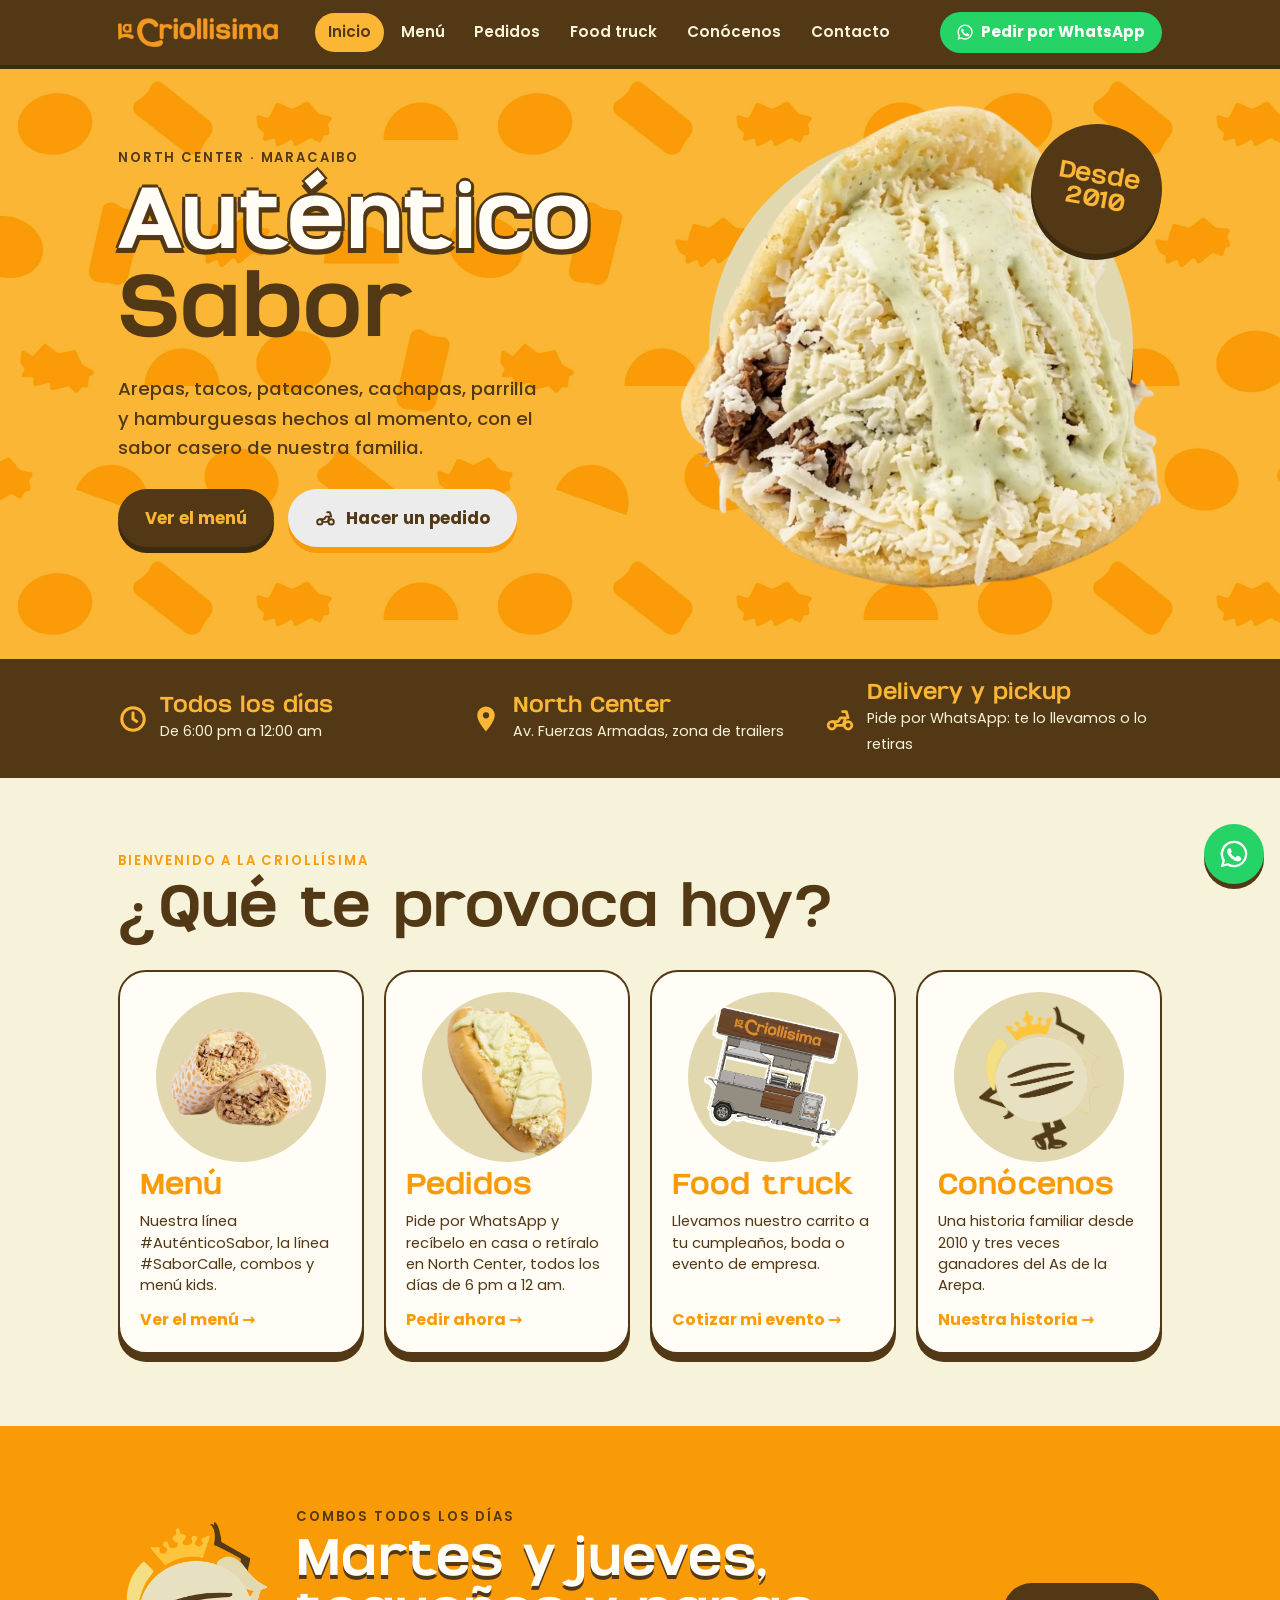
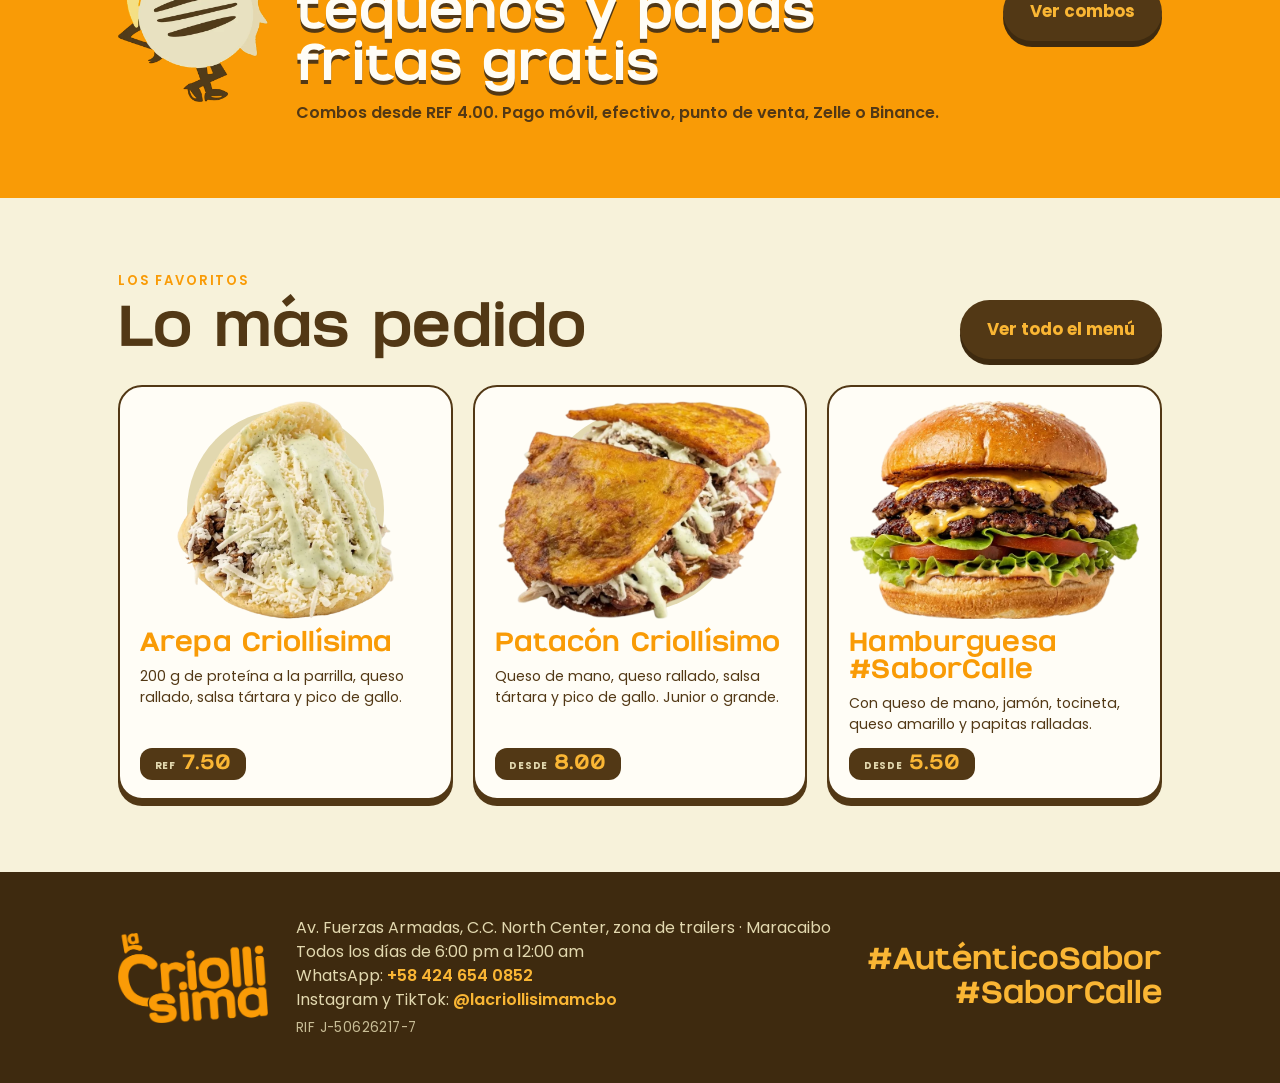
<file: index.html>
<!doctype html>
<html lang="es">
<head>
<meta charset="utf-8">
<meta name="viewport" content="width=device-width,initial-scale=1,viewport-fit=cover">
<title>La Criollísima · Auténtico Sabor · Maracaibo</title>
<meta name="description" content="Arepas, tacos, patacones, cachapas, parrilla y hamburguesas en North Center, Maracaibo. Todos los días de 6 pm a 12 am, delivery, pickup y food truck para eventos.">
<link rel="canonical" href="https://lacriollisima.com/">
<meta property="og:type" content="website">
<meta property="og:url" content="https://lacriollisima.com/">
<meta property="og:title" content="La Criollísima · Auténtico Sabor · Maracaibo">
<meta property="og:description" content="Arepas, tacos, patacones, cachapas, parrilla y hamburguesas en North Center, Maracaibo. Todos los días de 6 pm a 12 am, delivery, pickup y food truck para eventos.">
<meta property="og:image" content="https://lacriollisima.com/img/vista-previa.jpg">
<meta property="og:image:width" content="1200">
<meta property="og:image:height" content="630">
<meta name="twitter:card" content="summary_large_image">
<meta name="theme-color" content="#523815">

<link rel="icon" href="img/icono.png">
<link rel="apple-touch-icon" href="img/icono.png">
<link rel="preconnect" href="https://fonts.googleapis.com">
<link rel="preconnect" href="https://fonts.gstatic.com" crossorigin>
<link rel="stylesheet" href="https://fonts.googleapis.com/css2?family=Poppins:wght@400;500;600;700&display=swap">
<link rel="stylesheet" href="assets/estilo.css">
</head>
<body>
<a class="saltar" href="#contenido">Saltar al contenido</a>
<header class="nav">
  <div class="wrap">
    <a class="marca" href="index.html"><img src="img/logo-horizontal.webp" alt="La Criollísima, ir al inicio" width="900" height="160"></a>
    <nav aria-label="Principal" class="nav-escritorio"><ul><li><a href="index.html" aria-current="page">Inicio</a></li><li><a href="menu.html">Menú</a></li><li><a href="delivery.html">Pedidos</a></li><li><a href="food-truck.html">Food truck</a></li><li><a href="conocenos.html">Conócenos</a></li><li><a href="contacto.html">Contacto</a></li></ul></nav>
    <a class="pedir" href="delivery.html#pedido" data-opciones aria-haspopup="dialog"><svg viewBox="0 0 24 24" fill="currentColor" aria-hidden="true"><path d="M12 2a10 10 0 0 0-8.6 15.1L2 22l5-1.3A10 10 0 1 0 12 2Zm0 18.2a8.2 8.2 0 0 1-4.2-1.2l-.3-.2-3 .8.8-2.9-.2-.3A8.2 8.2 0 1 1 12 20.2Zm4.5-6.1c-.2-.1-1.5-.7-1.7-.8-.2-.1-.4-.1-.6.1l-.8 1c-.1.2-.3.2-.5.1a6.7 6.7 0 0 1-3.3-2.9c-.3-.4.3-.4.7-1.3.1-.2 0-.3 0-.4l-.8-1.8c-.2-.5-.4-.4-.6-.4h-.5a1 1 0 0 0-.7.3 3 3 0 0 0-.9 2.2 5.2 5.2 0 0 0 1.1 2.7 11.8 11.8 0 0 0 4.5 4c1.7.7 2.3.8 3.2.6.5-.1 1.5-.6 1.7-1.2.2-.6.2-1.1.2-1.2-.1-.1-.3-.2-.5-.3Z"/></svg><span class="txt-largo">Pedir por WhatsApp</span><span class="txt-corto">Pedir</span></a>
  </div>
</header>
<nav class="tabbar" aria-label="Secciones"><a href="index.html" aria-current="page"><svg viewBox="0 0 24 24" fill="none" stroke="currentColor" stroke-width="2" stroke-linecap="round" stroke-linejoin="round" aria-hidden="true"><path d="M3 11.5 12 4l9 7.5"/><path d="M5.5 10v10h13V10"/><path d="M10 20v-5h4v5"/></svg><span>Inicio</span></a><a href="menu.html"><svg viewBox="0 0 24 24" fill="none" stroke="currentColor" stroke-width="2" stroke-linecap="round" stroke-linejoin="round" aria-hidden="true"><path d="M7 3v8M4.5 3v5a2.5 2.5 0 0 0 5 0V3M7 11v10"/><path d="M17 21V3c-2 1-3.5 3.5-3.5 7 0 2 1 3 3.5 3"/></svg><span>Menú</span></a><a href="delivery.html"><svg viewBox="0 0 24 24" fill="none" stroke="currentColor" stroke-width="2" stroke-linecap="round" stroke-linejoin="round" aria-hidden="true"><path d="M5 8h14l-1.2 12H6.2L5 8Z"/><path d="M9 8V6a3 3 0 0 1 6 0v2"/></svg><span>Pedidos</span></a><a href="food-truck.html"><svg viewBox="0 0 24 24" fill="none" stroke="currentColor" stroke-width="2" stroke-linecap="round" stroke-linejoin="round" aria-hidden="true"><path d="M2.5 16V7h11v9"/><path d="M13.5 10h4l3.5 3.5V16"/><circle cx="7" cy="17.5" r="2"/><circle cx="17" cy="17.5" r="2"/><path d="M9 17.5h6"/></svg><span>Food truck</span></a><a href="conocenos.html"><svg viewBox="0 0 24 24" fill="none" stroke="currentColor" stroke-width="2" stroke-linecap="round" stroke-linejoin="round" aria-hidden="true"><path d="M12 20s-7.5-4.6-7.5-10A4.3 4.3 0 0 1 12 7.4 4.3 4.3 0 0 1 19.5 10c0 5.4-7.5 10-7.5 10Z"/></svg><span>Conócenos</span></a><a href="contacto.html"><svg viewBox="0 0 24 24" fill="none" stroke="currentColor" stroke-width="2" stroke-linecap="round" stroke-linejoin="round" aria-hidden="true"><path d="M12 21s-6.5-6.4-6.5-11.5a6.5 6.5 0 0 1 13 0C18.5 14.6 12 21 12 21Z"/><circle cx="12" cy="9.5" r="2.3"/></svg><span>Contacto</span></a></nav>
<main id="contenido">
<section class="patron inicio-hero" aria-labelledby="t-inicio">
  <div class="wrap inicio-grid">
    <div>
      <p class="eyebrow">North Center · Maracaibo</p>
      <h1 id="t-inicio" style="margin-top:12px"><span>Auténtico</span> Sabor</h1>
      <p class="lead">Arepas, tacos, patacones, cachapas, parrilla y hamburguesas hechos al momento, con el sabor casero de nuestra familia.</p>
      <div class="acciones">
        <a class="btn" href="menu.html">Ver el menú</a>
        <a class="btn claro" href="delivery.html"><svg viewBox="0 0 24 24" fill="none" stroke="currentColor" stroke-width="2.2" stroke-linecap="round" stroke-linejoin="round" aria-hidden="true"><circle cx="5.5" cy="17" r="3"/><circle cx="18.5" cy="17" r="3"/><path d="M8.5 17h6l2-6h-4l-2 3H6M14 6h3l1.5 5"/></svg>Hacer un pedido</a>
      </div>
    </div>
    <div class="plato-hero">
      <img src="img/arepa.webp" alt="Arepa Criollísima con proteína a la parrilla, queso rallado y salsa" width="720" height="724">
      <span class="sello">Desde<br>2010</span>
    </div>
  </div>
</section>

<section class="franja" aria-label="Horario, ubicación y pedidos">
  <ul class="wrap">
    <li><svg viewBox="0 0 24 24" fill="none" stroke="currentColor" stroke-width="2.4" stroke-linecap="round" aria-hidden="true"><circle cx="12" cy="12" r="9"/><path d="M12 7v5l3 2"/></svg><div><b>Todos los días</b><span>De 6:00 pm a 12:00 am</span></div></li>
    <li><svg viewBox="0 0 24 24" fill="currentColor" aria-hidden="true"><path d="M12 2a7 7 0 0 0-7 7c0 5 7 13 7 13s7-8 7-13a7 7 0 0 0-7-7Zm0 9.5A2.5 2.5 0 1 1 12 6.5a2.5 2.5 0 0 1 0 5Z"/></svg><div><b>North Center</b><span>Av. Fuerzas Armadas, zona de trailers</span></div></li>
    <li><svg viewBox="0 0 24 24" fill="none" stroke="currentColor" stroke-width="2.2" stroke-linecap="round" stroke-linejoin="round" aria-hidden="true"><circle cx="5.5" cy="17" r="3"/><circle cx="18.5" cy="17" r="3"/><path d="M8.5 17h6l2-6h-4l-2 3H6M14 6h3l1.5 5"/></svg><div><b>Delivery y pickup</b><span>Pide por WhatsApp: te lo llevamos o lo retiras</span></div></li>
  </ul>
</section>

<section class="banda" style="background:var(--crema)" aria-labelledby="t-puertas">
  <div class="wrap">
    <p class="eyebrow" style="color:var(--naranja)">Bienvenido a La Criollísima</p>
    <h2 id="t-puertas" style="margin-top:10px"><span class="inv">?</span>Qué te provoca hoy?</h2>
    <div class="puertas">
      <a class="puerta" href="menu.html">
        <span class="ico"><img src="img/taco.webp" alt="" width="720" height="497"></span>
        <h3>Menú</h3>
        <p>Nuestra línea #AuténticoSabor, la línea #SaborCalle, combos y menú kids.</p>
        <span class="ir">Ver el menú →</span>
      </a>
      <a class="puerta" href="delivery.html">
        <span class="ico"><img src="img/pepito.webp" alt="" width="720" height="897"></span>
        <h3>Pedidos</h3>
        <p>Pide por WhatsApp y recíbelo en casa o retíralo en North Center, todos los días de 6 pm a 12 am.</p>
        <span class="ir">Pedir ahora →</span>
      </a>
      <a class="puerta" href="food-truck.html">
        <span class="ico"><img src="img/carrito.webp" alt="" width="966" height="1000"></span>
        <h3>Food truck</h3>
        <p>Llevamos nuestro carrito a tu cumpleaños, boda o evento de empresa.</p>
        <span class="ir">Cotizar mi evento →</span>
      </a>
      <a class="puerta" href="conocenos.html">
        <span class="ico"><img src="img/mascota.webp" alt="" width="520" height="626"></span>
        <h3>Conócenos</h3>
        <p>Una historia familiar desde 2010 y tres veces ganadores del As de la Arepa.</p>
        <span class="ir">Nuestra historia →</span>
      </a>
    </div>
  </div>
</section>

<section class="promo banda" aria-labelledby="t-promo">
  <div class="wrap">
    <img src="img/mascota.webp" alt="" width="520" height="626">
    <div>
      <p class="eyebrow">Combos todos los días</p>
      <h2 id="t-promo" style="margin-top:8px">Martes y jueves, tequeños y papas fritas gratis</h2>
      <p>Combos desde REF 4.00. Pago móvil, efectivo, punto de venta, Zelle o Binance.</p>
    </div>
    <a class="btn" href="menu.html#combos">Ver combos</a>
  </div>
</section>

<section class="banda" style="background:var(--crema)" aria-labelledby="t-dest">
  <div class="wrap">
    <div class="linea-cab">
      <div>
        <p class="eyebrow" style="color:var(--naranja)">Los favoritos</p>
        <h2 id="t-dest" style="margin-top:10px">Lo más pedido</h2>
      </div>
      <a class="btn" href="menu.html">Ver todo el menú</a>
    </div>
    <div class="carta">
      <article class="item">
        <div class="foto-p"><img src="img/arepa.webp" alt="Arepa Criollísima" width="720" height="724" loading="lazy"></div>
        <h3>Arepa Criollísima</h3>
        <p class="desc">200 g de proteína a la parrilla, queso rallado, salsa tártara y pico de gallo.</p>
        <div class="pie"><span class="ref"><small>REF</small>7.50</span></div>
      </article>
      <article class="item">
        <div class="foto-p"><img src="img/patacon-grande.webp" alt="Patacón Criollísimo" width="720" height="554" loading="lazy"></div>
        <h3>Patacón Criollísimo</h3>
        <p class="desc">Queso de mano, queso rallado, salsa tártara y pico de gallo. Junior o grande.</p>
        <div class="pie"><span class="ref"><small>DESDE</small>8.00</span></div>
      </article>
      <article class="item">
        <div class="foto-p"><img src="img/hamburguesa-doble.webp" alt="Hamburguesa ExtraWhopper" width="720" height="543" loading="lazy"></div>
        <h3>Hamburguesa #SaborCalle</h3>
        <p class="desc">Con queso de mano, jamón, tocineta, queso amarillo y papitas ralladas.</p>
        <div class="pie"><span class="ref"><small>DESDE</small>5.50</span></div>
      </article>
    </div>
  </div>
</section>

</main>
<footer>
  <div class="wrap pie">
    <img src="img/logo-apilado.webp" alt="La Criollísima" width="700" height="421">
    <address>
      Av. Fuerzas Armadas, C.C. North Center, zona de trailers · Maracaibo<br>
      Todos los días de 6:00 pm a 12:00 am<br>
      WhatsApp: <a href="https://wa.me/584246540852" target="_blank" rel="noopener">+58 424 654 0852</a><br>
      Instagram y TikTok: <a href="https://www.instagram.com/lacriollisimamcbo/" target="_blank" rel="noopener">@lacriollisimamcbo</a><br>
      <span class="rif">RIF J-50626217-7</span>
    </address>
    <p class="lema">#AuténticoSabor<br>#SaborCalle</p>
  </div>
</footer>
<a class="flota" href="delivery.html#pedido" data-opciones aria-haspopup="dialog" aria-label="Pedir o escribir por WhatsApp"><svg viewBox="0 0 24 24" fill="currentColor" aria-hidden="true"><path d="M12 2a10 10 0 0 0-8.6 15.1L2 22l5-1.3A10 10 0 1 0 12 2Zm0 18.2a8.2 8.2 0 0 1-4.2-1.2l-.3-.2-3 .8.8-2.9-.2-.3A8.2 8.2 0 1 1 12 20.2Zm4.5-6.1c-.2-.1-1.5-.7-1.7-.8-.2-.1-.4-.1-.6.1l-.8 1c-.1.2-.3.2-.5.1a6.7 6.7 0 0 1-3.3-2.9c-.3-.4.3-.4.7-1.3.1-.2 0-.3 0-.4l-.8-1.8c-.2-.5-.4-.4-.6-.4h-.5a1 1 0 0 0-.7.3 3 3 0 0 0-.9 2.2 5.2 5.2 0 0 0 1.1 2.7 11.8 11.8 0 0 0 4.5 4c1.7.7 2.3.8 3.2.6.5-.1 1.5-.6 1.7-1.2.2-.6.2-1.1.2-1.2-.1-.1-.3-.2-.5-.3Z"/></svg></a>
<div class="hoja-fondo" hidden></div>
<div class="hoja" role="dialog" aria-modal="true" aria-labelledby="hoja-t" hidden>
  <div class="hoja-cab"><h2 id="hoja-t"><span class="inv">?</span>Cómo quieres pedir?</h2><button type="button" class="hoja-x" aria-label="Cerrar">✕</button></div>
  <a class="hoja-op" href="delivery.html?modo=delivery#pedido"><svg viewBox="0 0 24 24" fill="none" stroke="currentColor" stroke-width="2.2" stroke-linecap="round" stroke-linejoin="round" aria-hidden="true"><circle cx="5.5" cy="17" r="3"/><circle cx="18.5" cy="17" r="3"/><path d="M8.5 17h6l2-6h-4l-2 3H6M14 6h3l1.5 5"/></svg><span><b>Delivery</b>Te lo llevamos a casa</span></a>
  <a class="hoja-op" href="delivery.html?modo=pickup#pedido"><svg viewBox="0 0 24 24" fill="none" stroke="currentColor" stroke-width="2.2" stroke-linecap="round" stroke-linejoin="round" aria-hidden="true"><path d="M5 8h14l-1.2 12H6.2L5 8Z"/><path d="M9 8V6a3 3 0 0 1 6 0v2"/></svg><span><b>Pickup</b>Lo retiras en North Center</span></a>
  <a class="hoja-op chat" href="https://wa.me/584246540852" data-wa="Hola, La Criollísima. Tengo una consulta." target="_blank" rel="noopener"><svg viewBox="0 0 24 24" fill="currentColor" aria-hidden="true"><path d="M12 2a10 10 0 0 0-8.6 15.1L2 22l5-1.3A10 10 0 1 0 12 2Zm0 18.2a8.2 8.2 0 0 1-4.2-1.2l-.3-.2-3 .8.8-2.9-.2-.3A8.2 8.2 0 1 1 12 20.2Zm4.5-6.1c-.2-.1-1.5-.7-1.7-.8-.2-.1-.4-.1-.6.1l-.8 1c-.1.2-.3.2-.5.1a6.7 6.7 0 0 1-3.3-2.9c-.3-.4.3-.4.7-1.3.1-.2 0-.3 0-.4l-.8-1.8c-.2-.5-.4-.4-.6-.4h-.5a1 1 0 0 0-.7.3 3 3 0 0 0-.9 2.2 5.2 5.2 0 0 0 1.1 2.7 11.8 11.8 0 0 0 4.5 4c1.7.7 2.3.8 3.2.6.5-.1 1.5-.6 1.7-1.2.2-.6.2-1.1.2-1.2-.1-.1-.3-.2-.5-.3Z"/></svg><span><b>Chat</b>Escríbenos una consulta</span></a>
</div>
<script src="assets/sitio.js"></script>
</body>
</html>
</file>
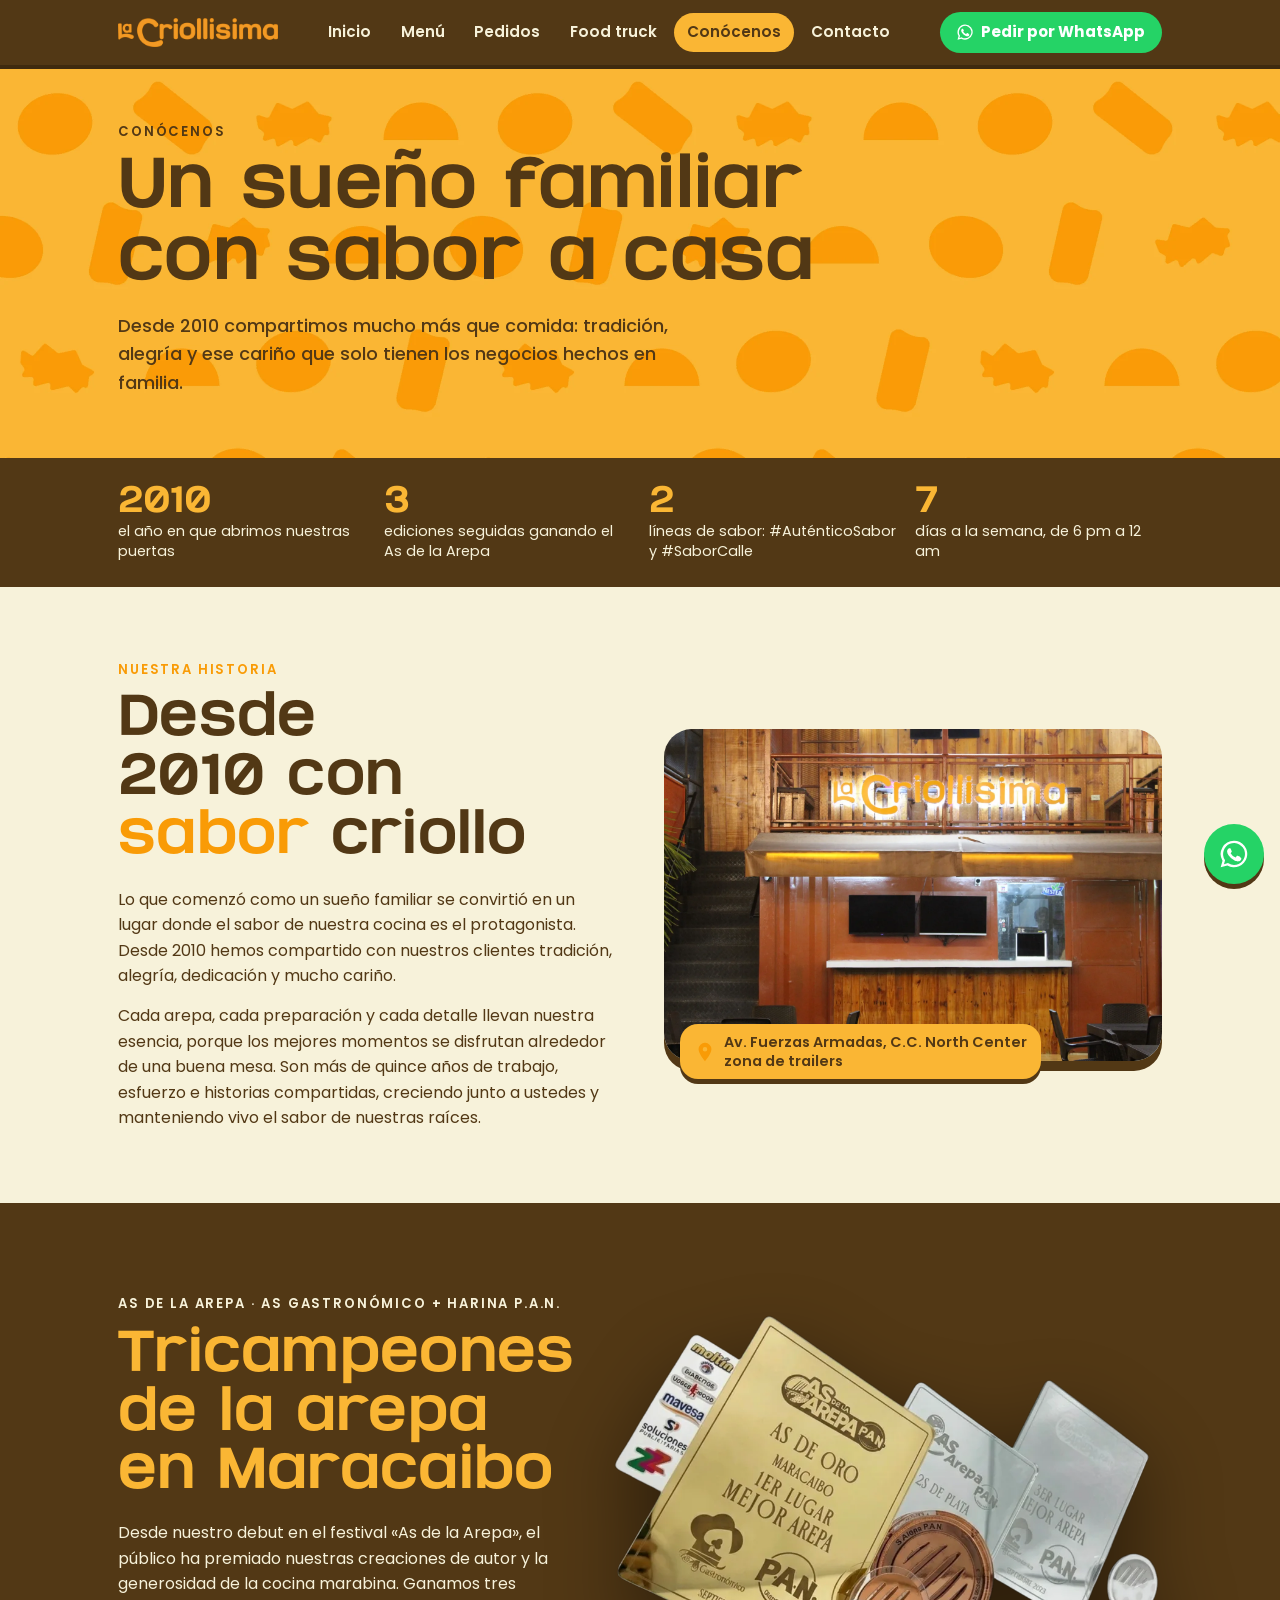
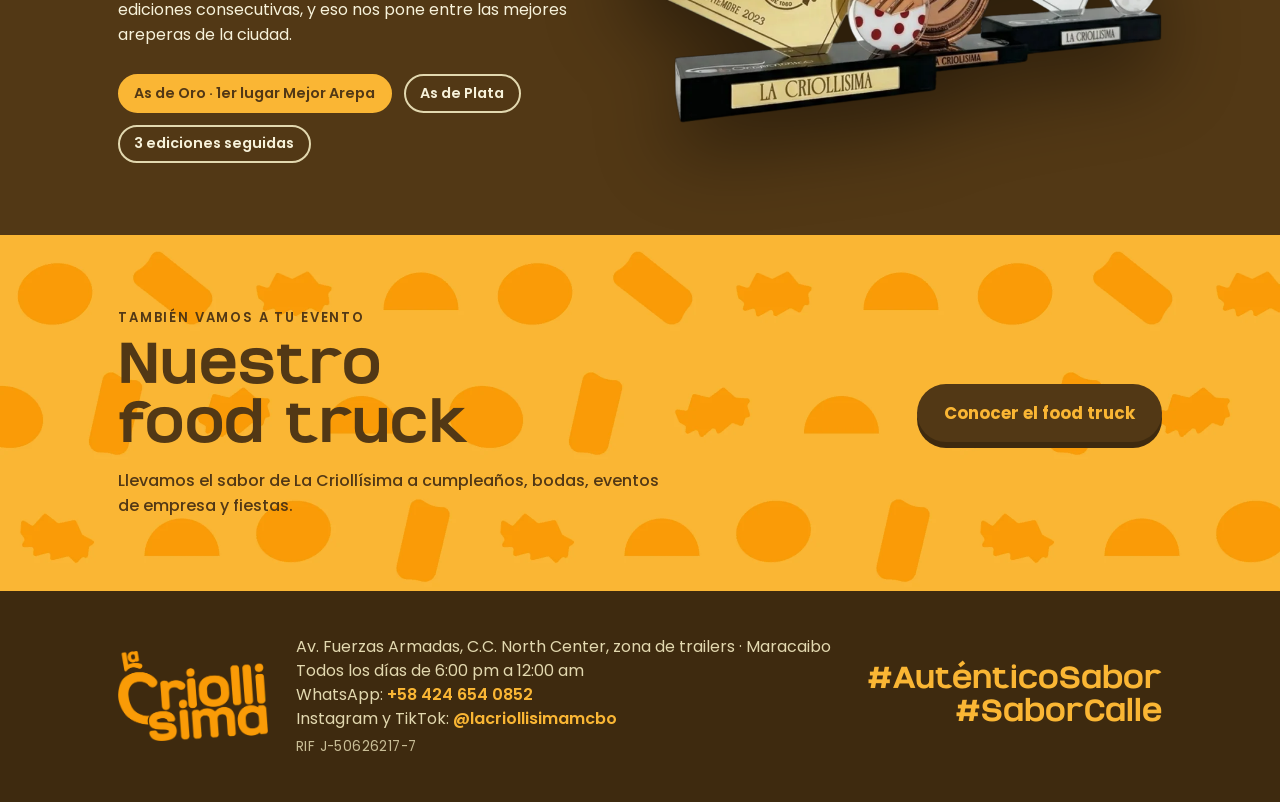
<file: conocenos.html>
<!doctype html>
<html lang="es">
<head>
<meta charset="utf-8">
<meta name="viewport" content="width=device-width,initial-scale=1,viewport-fit=cover">
<title>Conócenos · La Criollísima</title>
<meta name="description" content="Desde 2010 en Maracaibo. Tricampeones del As de la Arepa.">
<link rel="canonical" href="https://lacriollisima.com/conocenos">
<meta property="og:type" content="website">
<meta property="og:url" content="https://lacriollisima.com/conocenos">
<meta property="og:title" content="Conócenos · La Criollísima">
<meta property="og:description" content="Desde 2010 en Maracaibo. Tricampeones del As de la Arepa.">
<meta property="og:image" content="https://lacriollisima.com/img/vista-previa.jpg">
<meta property="og:image:width" content="1200">
<meta property="og:image:height" content="630">
<meta name="twitter:card" content="summary_large_image">
<meta name="theme-color" content="#523815">

<link rel="icon" href="img/icono.png">
<link rel="apple-touch-icon" href="img/icono.png">
<link rel="preconnect" href="https://fonts.googleapis.com">
<link rel="preconnect" href="https://fonts.gstatic.com" crossorigin>
<link rel="stylesheet" href="https://fonts.googleapis.com/css2?family=Poppins:wght@400;500;600;700&display=swap">
<link rel="stylesheet" href="assets/estilo.css">
</head>
<body>
<a class="saltar" href="#contenido">Saltar al contenido</a>
<header class="nav">
  <div class="wrap">
    <a class="marca" href="index.html"><img src="img/logo-horizontal.webp" alt="La Criollísima, ir al inicio" width="900" height="160"></a>
    <nav aria-label="Principal" class="nav-escritorio"><ul><li><a href="index.html">Inicio</a></li><li><a href="menu.html">Menú</a></li><li><a href="delivery.html">Pedidos</a></li><li><a href="food-truck.html">Food truck</a></li><li><a href="conocenos.html" aria-current="page">Conócenos</a></li><li><a href="contacto.html">Contacto</a></li></ul></nav>
    <a class="pedir" href="delivery.html#pedido" data-opciones aria-haspopup="dialog"><svg viewBox="0 0 24 24" fill="currentColor" aria-hidden="true"><path d="M12 2a10 10 0 0 0-8.6 15.1L2 22l5-1.3A10 10 0 1 0 12 2Zm0 18.2a8.2 8.2 0 0 1-4.2-1.2l-.3-.2-3 .8.8-2.9-.2-.3A8.2 8.2 0 1 1 12 20.2Zm4.5-6.1c-.2-.1-1.5-.7-1.7-.8-.2-.1-.4-.1-.6.1l-.8 1c-.1.2-.3.2-.5.1a6.7 6.7 0 0 1-3.3-2.9c-.3-.4.3-.4.7-1.3.1-.2 0-.3 0-.4l-.8-1.8c-.2-.5-.4-.4-.6-.4h-.5a1 1 0 0 0-.7.3 3 3 0 0 0-.9 2.2 5.2 5.2 0 0 0 1.1 2.7 11.8 11.8 0 0 0 4.5 4c1.7.7 2.3.8 3.2.6.5-.1 1.5-.6 1.7-1.2.2-.6.2-1.1.2-1.2-.1-.1-.3-.2-.5-.3Z"/></svg><span class="txt-largo">Pedir por WhatsApp</span><span class="txt-corto">Pedir</span></a>
  </div>
</header>
<nav class="tabbar" aria-label="Secciones"><a href="index.html"><svg viewBox="0 0 24 24" fill="none" stroke="currentColor" stroke-width="2" stroke-linecap="round" stroke-linejoin="round" aria-hidden="true"><path d="M3 11.5 12 4l9 7.5"/><path d="M5.5 10v10h13V10"/><path d="M10 20v-5h4v5"/></svg><span>Inicio</span></a><a href="menu.html"><svg viewBox="0 0 24 24" fill="none" stroke="currentColor" stroke-width="2" stroke-linecap="round" stroke-linejoin="round" aria-hidden="true"><path d="M7 3v8M4.5 3v5a2.5 2.5 0 0 0 5 0V3M7 11v10"/><path d="M17 21V3c-2 1-3.5 3.5-3.5 7 0 2 1 3 3.5 3"/></svg><span>Menú</span></a><a href="delivery.html"><svg viewBox="0 0 24 24" fill="none" stroke="currentColor" stroke-width="2" stroke-linecap="round" stroke-linejoin="round" aria-hidden="true"><path d="M5 8h14l-1.2 12H6.2L5 8Z"/><path d="M9 8V6a3 3 0 0 1 6 0v2"/></svg><span>Pedidos</span></a><a href="food-truck.html"><svg viewBox="0 0 24 24" fill="none" stroke="currentColor" stroke-width="2" stroke-linecap="round" stroke-linejoin="round" aria-hidden="true"><path d="M2.5 16V7h11v9"/><path d="M13.5 10h4l3.5 3.5V16"/><circle cx="7" cy="17.5" r="2"/><circle cx="17" cy="17.5" r="2"/><path d="M9 17.5h6"/></svg><span>Food truck</span></a><a href="conocenos.html" aria-current="page"><svg viewBox="0 0 24 24" fill="none" stroke="currentColor" stroke-width="2" stroke-linecap="round" stroke-linejoin="round" aria-hidden="true"><path d="M12 20s-7.5-4.6-7.5-10A4.3 4.3 0 0 1 12 7.4 4.3 4.3 0 0 1 19.5 10c0 5.4-7.5 10-7.5 10Z"/></svg><span>Conócenos</span></a><a href="contacto.html"><svg viewBox="0 0 24 24" fill="none" stroke="currentColor" stroke-width="2" stroke-linecap="round" stroke-linejoin="round" aria-hidden="true"><path d="M12 21s-6.5-6.4-6.5-11.5a6.5 6.5 0 0 1 13 0C18.5 14.6 12 21 12 21Z"/><circle cx="12" cy="9.5" r="2.3"/></svg><span>Contacto</span></a></nav>
<main id="contenido">
<section class="patron cabeza" aria-labelledby="t-con">
  <div class="wrap">
    <p class="eyebrow">Conócenos</p>
    <h1 id="t-con">Un sueño familiar con sabor a casa</h1>
    <p class="lead">Desde 2010 compartimos mucho más que comida: tradición, alegría y ese cariño que solo tienen los negocios hechos en familia.</p>
  </div>
</section>

<section class="datos" aria-label="La Criollísima en cifras">
  <ul class="wrap">
    <li><b>2010</b><span>el año en que abrimos nuestras puertas</span></li>
    <li><b>3</b><span>ediciones seguidas ganando el As de la Arepa</span></li>
    <li><b>2</b><span>líneas de sabor: #AuténticoSabor y #SaborCalle</span></li>
    <li><b>7</b><span>días a la semana, de 6 pm a 12 am</span></li>
  </ul>
</section>

<section class="somos banda" aria-labelledby="t-hist">
  <div class="wrap somos-grid">
    <div class="texto">
      <p class="eyebrow" style="color:var(--naranja)">Nuestra historia</p>
      <h2 id="t-hist">Desde 2010 con <em>sabor</em> criollo</h2>
      <p>Lo que comenzó como un sueño familiar se convirtió en un lugar donde el sabor de nuestra cocina es el protagonista. Desde 2010 hemos compartido con nuestros clientes tradición, alegría, dedicación y mucho cariño.</p>
      <p>Cada arepa, cada preparación y cada detalle llevan nuestra esencia, porque los mejores momentos se disfrutan alrededor de una buena mesa. Son más de quince años de trabajo, esfuerzo e historias compartidas, creciendo junto a ustedes y manteniendo vivo el sabor de nuestras raíces.</p>
    </div>
    <figure class="foto" style="margin:0">
      <img src="img/local.webp" alt="El local de La Criollísima en North Center, con su letrero iluminado" width="1600" height="1066">
      <figcaption><svg viewBox="0 0 24 24" fill="currentColor" aria-hidden="true"><path d="M12 2a7 7 0 0 0-7 7c0 5 7 13 7 13s7-8 7-13a7 7 0 0 0-7-7Zm0 9.5A2.5 2.5 0 1 1 12 6.5a2.5 2.5 0 0 1 0 5Z"/></svg>Av. Fuerzas Armadas, C.C. North Center<br>zona de trailers</figcaption>
    </figure>
  </div>
</section>

<section class="premios banda" id="premios" aria-labelledby="t-premios">
  <div class="wrap premios-grid">
    <div>
      <p class="eyebrow">As de la Arepa · As Gastronómico + Harina P.A.N.</p>
      <h2 id="t-premios" style="margin-top:12px">Tricampeones de la arepa en Maracaibo</h2>
      <p>Desde nuestro debut en el festival «As de la Arepa», el público ha premiado nuestras creaciones de autor y la generosidad de la cocina marabina. Ganamos tres ediciones consecutivas, y eso nos pone entre las mejores areperas de la ciudad.</p>
      <div class="copas">
        <span class="copa oro">As de Oro · 1er lugar Mejor Arepa</span>
        <span class="copa">As de Plata</span>
        <span class="copa">3 ediciones seguidas</span>
      </div>
    </div>
    <div class="trofeos">
      <img src="img/trofeos.webp" alt="Trofeos del As de la Arepa ganados por La Criollísima" width="900" height="671">
    </div>
  </div>
</section>

<section class="banda patron" aria-labelledby="t-ft2">
  <div class="wrap" style="display:flex;flex-wrap:wrap;align-items:center;justify-content:space-between;gap:24px">
    <div style="max-width:560px">
      <p class="eyebrow">También vamos a tu evento</p>
      <h2 id="t-ft2" style="margin-top:10px">Nuestro food truck</h2>
      <p style="margin-top:12px;font-weight:500">Llevamos el sabor de La Criollísima a cumpleaños, bodas, eventos de empresa y fiestas.</p>
    </div>
    <a class="btn" href="food-truck.html">Conocer el food truck</a>
  </div>
</section>

</main>
<footer>
  <div class="wrap pie">
    <img src="img/logo-apilado.webp" alt="La Criollísima" width="700" height="421">
    <address>
      Av. Fuerzas Armadas, C.C. North Center, zona de trailers · Maracaibo<br>
      Todos los días de 6:00 pm a 12:00 am<br>
      WhatsApp: <a href="https://wa.me/584246540852" target="_blank" rel="noopener">+58 424 654 0852</a><br>
      Instagram y TikTok: <a href="https://www.instagram.com/lacriollisimamcbo/" target="_blank" rel="noopener">@lacriollisimamcbo</a><br>
      <span class="rif">RIF J-50626217-7</span>
    </address>
    <p class="lema">#AuténticoSabor<br>#SaborCalle</p>
  </div>
</footer>
<a class="flota" href="delivery.html#pedido" data-opciones aria-haspopup="dialog" aria-label="Pedir o escribir por WhatsApp"><svg viewBox="0 0 24 24" fill="currentColor" aria-hidden="true"><path d="M12 2a10 10 0 0 0-8.6 15.1L2 22l5-1.3A10 10 0 1 0 12 2Zm0 18.2a8.2 8.2 0 0 1-4.2-1.2l-.3-.2-3 .8.8-2.9-.2-.3A8.2 8.2 0 1 1 12 20.2Zm4.5-6.1c-.2-.1-1.5-.7-1.7-.8-.2-.1-.4-.1-.6.1l-.8 1c-.1.2-.3.2-.5.1a6.7 6.7 0 0 1-3.3-2.9c-.3-.4.3-.4.7-1.3.1-.2 0-.3 0-.4l-.8-1.8c-.2-.5-.4-.4-.6-.4h-.5a1 1 0 0 0-.7.3 3 3 0 0 0-.9 2.2 5.2 5.2 0 0 0 1.1 2.7 11.8 11.8 0 0 0 4.5 4c1.7.7 2.3.8 3.2.6.5-.1 1.5-.6 1.7-1.2.2-.6.2-1.1.2-1.2-.1-.1-.3-.2-.5-.3Z"/></svg></a>
<div class="hoja-fondo" hidden></div>
<div class="hoja" role="dialog" aria-modal="true" aria-labelledby="hoja-t" hidden>
  <div class="hoja-cab"><h2 id="hoja-t"><span class="inv">?</span>Cómo quieres pedir?</h2><button type="button" class="hoja-x" aria-label="Cerrar">✕</button></div>
  <a class="hoja-op" href="delivery.html?modo=delivery#pedido"><svg viewBox="0 0 24 24" fill="none" stroke="currentColor" stroke-width="2.2" stroke-linecap="round" stroke-linejoin="round" aria-hidden="true"><circle cx="5.5" cy="17" r="3"/><circle cx="18.5" cy="17" r="3"/><path d="M8.5 17h6l2-6h-4l-2 3H6M14 6h3l1.5 5"/></svg><span><b>Delivery</b>Te lo llevamos a casa</span></a>
  <a class="hoja-op" href="delivery.html?modo=pickup#pedido"><svg viewBox="0 0 24 24" fill="none" stroke="currentColor" stroke-width="2.2" stroke-linecap="round" stroke-linejoin="round" aria-hidden="true"><path d="M5 8h14l-1.2 12H6.2L5 8Z"/><path d="M9 8V6a3 3 0 0 1 6 0v2"/></svg><span><b>Pickup</b>Lo retiras en North Center</span></a>
  <a class="hoja-op chat" href="https://wa.me/584246540852" data-wa="Hola, La Criollísima. Tengo una consulta." target="_blank" rel="noopener"><svg viewBox="0 0 24 24" fill="currentColor" aria-hidden="true"><path d="M12 2a10 10 0 0 0-8.6 15.1L2 22l5-1.3A10 10 0 1 0 12 2Zm0 18.2a8.2 8.2 0 0 1-4.2-1.2l-.3-.2-3 .8.8-2.9-.2-.3A8.2 8.2 0 1 1 12 20.2Zm4.5-6.1c-.2-.1-1.5-.7-1.7-.8-.2-.1-.4-.1-.6.1l-.8 1c-.1.2-.3.2-.5.1a6.7 6.7 0 0 1-3.3-2.9c-.3-.4.3-.4.7-1.3.1-.2 0-.3 0-.4l-.8-1.8c-.2-.5-.4-.4-.6-.4h-.5a1 1 0 0 0-.7.3 3 3 0 0 0-.9 2.2 5.2 5.2 0 0 0 1.1 2.7 11.8 11.8 0 0 0 4.5 4c1.7.7 2.3.8 3.2.6.5-.1 1.5-.6 1.7-1.2.2-.6.2-1.1.2-1.2-.1-.1-.3-.2-.5-.3Z"/></svg><span><b>Chat</b>Escríbenos una consulta</span></a>
</div>
<script src="assets/sitio.js"></script>
</body>
</html>
</file>
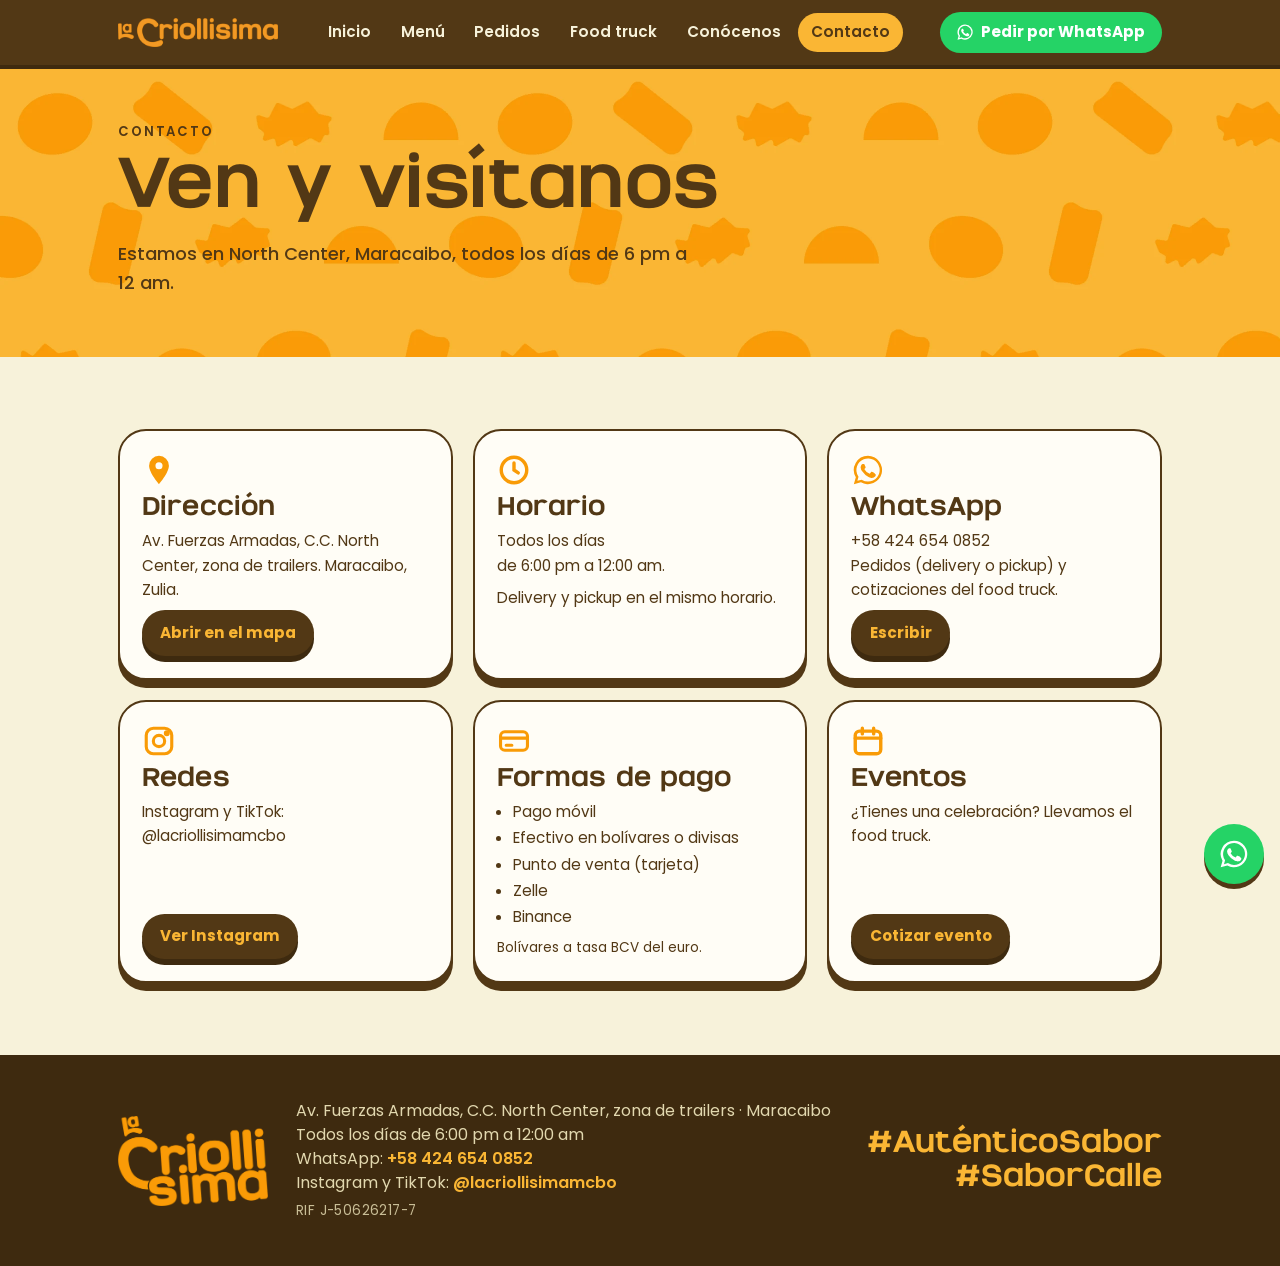
<file: contacto.html>
<!doctype html>
<html lang="es">
<head>
<meta charset="utf-8">
<meta name="viewport" content="width=device-width,initial-scale=1,viewport-fit=cover">
<title>Contacto · La Criollísima</title>
<meta name="description" content="Dirección, horario, WhatsApp e Instagram de La Criollísima en North Center, Maracaibo.">
<link rel="canonical" href="https://lacriollisima.com/contacto">
<meta property="og:type" content="website">
<meta property="og:url" content="https://lacriollisima.com/contacto">
<meta property="og:title" content="Contacto · La Criollísima">
<meta property="og:description" content="Dirección, horario, WhatsApp e Instagram de La Criollísima en North Center, Maracaibo.">
<meta property="og:image" content="https://lacriollisima.com/img/vista-previa.jpg">
<meta property="og:image:width" content="1200">
<meta property="og:image:height" content="630">
<meta name="twitter:card" content="summary_large_image">
<meta name="theme-color" content="#523815">

<link rel="icon" href="img/icono.png">
<link rel="apple-touch-icon" href="img/icono.png">
<link rel="preconnect" href="https://fonts.googleapis.com">
<link rel="preconnect" href="https://fonts.gstatic.com" crossorigin>
<link rel="stylesheet" href="https://fonts.googleapis.com/css2?family=Poppins:wght@400;500;600;700&display=swap">
<link rel="stylesheet" href="assets/estilo.css">
</head>
<body>
<a class="saltar" href="#contenido">Saltar al contenido</a>
<header class="nav">
  <div class="wrap">
    <a class="marca" href="index.html"><img src="img/logo-horizontal.webp" alt="La Criollísima, ir al inicio" width="900" height="160"></a>
    <nav aria-label="Principal" class="nav-escritorio"><ul><li><a href="index.html">Inicio</a></li><li><a href="menu.html">Menú</a></li><li><a href="delivery.html">Pedidos</a></li><li><a href="food-truck.html">Food truck</a></li><li><a href="conocenos.html">Conócenos</a></li><li><a href="contacto.html" aria-current="page">Contacto</a></li></ul></nav>
    <a class="pedir" href="delivery.html#pedido" data-opciones aria-haspopup="dialog"><svg viewBox="0 0 24 24" fill="currentColor" aria-hidden="true"><path d="M12 2a10 10 0 0 0-8.6 15.1L2 22l5-1.3A10 10 0 1 0 12 2Zm0 18.2a8.2 8.2 0 0 1-4.2-1.2l-.3-.2-3 .8.8-2.9-.2-.3A8.2 8.2 0 1 1 12 20.2Zm4.5-6.1c-.2-.1-1.5-.7-1.7-.8-.2-.1-.4-.1-.6.1l-.8 1c-.1.2-.3.2-.5.1a6.7 6.7 0 0 1-3.3-2.9c-.3-.4.3-.4.7-1.3.1-.2 0-.3 0-.4l-.8-1.8c-.2-.5-.4-.4-.6-.4h-.5a1 1 0 0 0-.7.3 3 3 0 0 0-.9 2.2 5.2 5.2 0 0 0 1.1 2.7 11.8 11.8 0 0 0 4.5 4c1.7.7 2.3.8 3.2.6.5-.1 1.5-.6 1.7-1.2.2-.6.2-1.1.2-1.2-.1-.1-.3-.2-.5-.3Z"/></svg><span class="txt-largo">Pedir por WhatsApp</span><span class="txt-corto">Pedir</span></a>
  </div>
</header>
<nav class="tabbar" aria-label="Secciones"><a href="index.html"><svg viewBox="0 0 24 24" fill="none" stroke="currentColor" stroke-width="2" stroke-linecap="round" stroke-linejoin="round" aria-hidden="true"><path d="M3 11.5 12 4l9 7.5"/><path d="M5.5 10v10h13V10"/><path d="M10 20v-5h4v5"/></svg><span>Inicio</span></a><a href="menu.html"><svg viewBox="0 0 24 24" fill="none" stroke="currentColor" stroke-width="2" stroke-linecap="round" stroke-linejoin="round" aria-hidden="true"><path d="M7 3v8M4.5 3v5a2.5 2.5 0 0 0 5 0V3M7 11v10"/><path d="M17 21V3c-2 1-3.5 3.5-3.5 7 0 2 1 3 3.5 3"/></svg><span>Menú</span></a><a href="delivery.html"><svg viewBox="0 0 24 24" fill="none" stroke="currentColor" stroke-width="2" stroke-linecap="round" stroke-linejoin="round" aria-hidden="true"><path d="M5 8h14l-1.2 12H6.2L5 8Z"/><path d="M9 8V6a3 3 0 0 1 6 0v2"/></svg><span>Pedidos</span></a><a href="food-truck.html"><svg viewBox="0 0 24 24" fill="none" stroke="currentColor" stroke-width="2" stroke-linecap="round" stroke-linejoin="round" aria-hidden="true"><path d="M2.5 16V7h11v9"/><path d="M13.5 10h4l3.5 3.5V16"/><circle cx="7" cy="17.5" r="2"/><circle cx="17" cy="17.5" r="2"/><path d="M9 17.5h6"/></svg><span>Food truck</span></a><a href="conocenos.html"><svg viewBox="0 0 24 24" fill="none" stroke="currentColor" stroke-width="2" stroke-linecap="round" stroke-linejoin="round" aria-hidden="true"><path d="M12 20s-7.5-4.6-7.5-10A4.3 4.3 0 0 1 12 7.4 4.3 4.3 0 0 1 19.5 10c0 5.4-7.5 10-7.5 10Z"/></svg><span>Conócenos</span></a><a href="contacto.html" aria-current="page"><svg viewBox="0 0 24 24" fill="none" stroke="currentColor" stroke-width="2" stroke-linecap="round" stroke-linejoin="round" aria-hidden="true"><path d="M12 21s-6.5-6.4-6.5-11.5a6.5 6.5 0 0 1 13 0C18.5 14.6 12 21 12 21Z"/><circle cx="12" cy="9.5" r="2.3"/></svg><span>Contacto</span></a></nav>
<main id="contenido">
<section class="patron cabeza" aria-labelledby="t-cto">
  <div class="wrap">
    <p class="eyebrow">Contacto</p>
    <h1 id="t-cto">Ven y visítanos</h1>
    <p class="lead">Estamos en North Center, Maracaibo, todos los días de 6 pm a 12 am.</p>
  </div>
</section>

<section class="banda" style="background:var(--crema)" aria-label="Datos de contacto">
  <div class="wrap">
    <div class="datos-c">
      <div class="dato">
        <svg viewBox="0 0 24 24" fill="currentColor" aria-hidden="true"><path d="M12 2a7 7 0 0 0-7 7c0 5 7 13 7 13s7-8 7-13a7 7 0 0 0-7-7Zm0 9.5A2.5 2.5 0 1 1 12 6.5a2.5 2.5 0 0 1 0 5Z"/></svg>
        <h3>Dirección</h3>
        <p>Av. Fuerzas Armadas, C.C. North Center, zona de trailers. Maracaibo, Zulia.</p>
        <a class="btn" href="https://www.google.com/maps/search/?api=1&amp;query=La+Crioll%C3%ADsima+North+Center+Maracaibo" target="_blank" rel="noopener">Abrir en el mapa</a>
      </div>
      <div class="dato">
        <svg viewBox="0 0 24 24" fill="none" stroke="currentColor" stroke-width="2.4" stroke-linecap="round" aria-hidden="true"><circle cx="12" cy="12" r="9"/><path d="M12 7v5l3 2"/></svg>
        <h3>Horario</h3>
        <p>Todos los días<br>de 6:00 pm a 12:00 am.</p>
        <p>Delivery y pickup en el mismo horario.</p>
      </div>
      <div class="dato">
        <svg viewBox="0 0 24 24" fill="currentColor" aria-hidden="true"><path d="M12 2a10 10 0 0 0-8.6 15.1L2 22l5-1.3A10 10 0 1 0 12 2Zm0 18.2a8.2 8.2 0 0 1-4.2-1.2l-.3-.2-3 .8.8-2.9-.2-.3A8.2 8.2 0 1 1 12 20.2Zm4.5-6.1c-.2-.1-1.5-.7-1.7-.8-.2-.1-.4-.1-.6.1l-.8 1c-.1.2-.3.2-.5.1a6.7 6.7 0 0 1-3.3-2.9c-.3-.4.3-.4.7-1.3.1-.2 0-.3 0-.4l-.8-1.8c-.2-.5-.4-.4-.6-.4h-.5a1 1 0 0 0-.7.3 3 3 0 0 0-.9 2.2 5.2 5.2 0 0 0 1.1 2.7 11.8 11.8 0 0 0 4.5 4c1.7.7 2.3.8 3.2.6.5-.1 1.5-.6 1.7-1.2.2-.6.2-1.1.2-1.2-.1-.1-.3-.2-.5-.3Z"/></svg>
        <h3>WhatsApp</h3>
        <p>+58 424 654 0852<br>Pedidos (delivery o pickup) y cotizaciones del food truck.</p>
        <a class="btn" href="https://wa.me/584246540852" data-wa="Hola, La Criollísima." target="_blank" rel="noopener">Escribir</a>
      </div>
      <div class="dato">
        <svg viewBox="0 0 24 24" fill="none" stroke="currentColor" stroke-width="2.2" aria-hidden="true"><rect x="3" y="3" width="18" height="18" rx="5"/><circle cx="12" cy="12" r="4"/><circle cx="17.5" cy="6.5" r="1" fill="currentColor"/></svg>
        <h3>Redes</h3>
        <p>Instagram y TikTok:<br>@lacriollisimamcbo</p>
        <a class="btn" href="https://www.instagram.com/lacriollisimamcbo/" target="_blank" rel="noopener">Ver Instagram</a>
      </div>
      <div class="dato">
        <svg viewBox="0 0 24 24" fill="none" stroke="currentColor" stroke-width="2.2" stroke-linecap="round" aria-hidden="true"><rect x="2.5" y="5.5" width="19" height="13" rx="3"/><path d="M2.5 10h19M6.5 15h4"/></svg>
        <h3>Formas de pago</h3>
        <ul class="lista-pagos"><li>Pago móvil</li><li>Efectivo en bolívares o divisas</li><li>Punto de venta (tarjeta)</li><li>Zelle</li><li>Binance</li></ul>
        <p style="font-size:.85rem">Bolívares a tasa BCV del euro.</p>
      </div>
      <div class="dato">
        <svg viewBox="0 0 24 24" fill="none" stroke="currentColor" stroke-width="2.4" stroke-linecap="round" stroke-linejoin="round" aria-hidden="true"><rect x="3" y="5" width="18" height="16" rx="3"/><path d="M8 3v4M16 3v4M3 10h18"/></svg>
        <h3>Eventos</h3>
        <p>¿Tienes una celebración? Llevamos el food truck.</p>
        <a class="btn" href="food-truck.html#cotizar">Cotizar evento</a>
      </div>
    </div>
  </div>
</section>

</main>
<footer>
  <div class="wrap pie">
    <img src="img/logo-apilado.webp" alt="La Criollísima" width="700" height="421">
    <address>
      Av. Fuerzas Armadas, C.C. North Center, zona de trailers · Maracaibo<br>
      Todos los días de 6:00 pm a 12:00 am<br>
      WhatsApp: <a href="https://wa.me/584246540852" target="_blank" rel="noopener">+58 424 654 0852</a><br>
      Instagram y TikTok: <a href="https://www.instagram.com/lacriollisimamcbo/" target="_blank" rel="noopener">@lacriollisimamcbo</a><br>
      <span class="rif">RIF J-50626217-7</span>
    </address>
    <p class="lema">#AuténticoSabor<br>#SaborCalle</p>
  </div>
</footer>
<a class="flota" href="delivery.html#pedido" data-opciones aria-haspopup="dialog" aria-label="Pedir o escribir por WhatsApp"><svg viewBox="0 0 24 24" fill="currentColor" aria-hidden="true"><path d="M12 2a10 10 0 0 0-8.6 15.1L2 22l5-1.3A10 10 0 1 0 12 2Zm0 18.2a8.2 8.2 0 0 1-4.2-1.2l-.3-.2-3 .8.8-2.9-.2-.3A8.2 8.2 0 1 1 12 20.2Zm4.5-6.1c-.2-.1-1.5-.7-1.7-.8-.2-.1-.4-.1-.6.1l-.8 1c-.1.2-.3.2-.5.1a6.7 6.7 0 0 1-3.3-2.9c-.3-.4.3-.4.7-1.3.1-.2 0-.3 0-.4l-.8-1.8c-.2-.5-.4-.4-.6-.4h-.5a1 1 0 0 0-.7.3 3 3 0 0 0-.9 2.2 5.2 5.2 0 0 0 1.1 2.7 11.8 11.8 0 0 0 4.5 4c1.7.7 2.3.8 3.2.6.5-.1 1.5-.6 1.7-1.2.2-.6.2-1.1.2-1.2-.1-.1-.3-.2-.5-.3Z"/></svg></a>
<div class="hoja-fondo" hidden></div>
<div class="hoja" role="dialog" aria-modal="true" aria-labelledby="hoja-t" hidden>
  <div class="hoja-cab"><h2 id="hoja-t"><span class="inv">?</span>Cómo quieres pedir?</h2><button type="button" class="hoja-x" aria-label="Cerrar">✕</button></div>
  <a class="hoja-op" href="delivery.html?modo=delivery#pedido"><svg viewBox="0 0 24 24" fill="none" stroke="currentColor" stroke-width="2.2" stroke-linecap="round" stroke-linejoin="round" aria-hidden="true"><circle cx="5.5" cy="17" r="3"/><circle cx="18.5" cy="17" r="3"/><path d="M8.5 17h6l2-6h-4l-2 3H6M14 6h3l1.5 5"/></svg><span><b>Delivery</b>Te lo llevamos a casa</span></a>
  <a class="hoja-op" href="delivery.html?modo=pickup#pedido"><svg viewBox="0 0 24 24" fill="none" stroke="currentColor" stroke-width="2.2" stroke-linecap="round" stroke-linejoin="round" aria-hidden="true"><path d="M5 8h14l-1.2 12H6.2L5 8Z"/><path d="M9 8V6a3 3 0 0 1 6 0v2"/></svg><span><b>Pickup</b>Lo retiras en North Center</span></a>
  <a class="hoja-op chat" href="https://wa.me/584246540852" data-wa="Hola, La Criollísima. Tengo una consulta." target="_blank" rel="noopener"><svg viewBox="0 0 24 24" fill="currentColor" aria-hidden="true"><path d="M12 2a10 10 0 0 0-8.6 15.1L2 22l5-1.3A10 10 0 1 0 12 2Zm0 18.2a8.2 8.2 0 0 1-4.2-1.2l-.3-.2-3 .8.8-2.9-.2-.3A8.2 8.2 0 1 1 12 20.2Zm4.5-6.1c-.2-.1-1.5-.7-1.7-.8-.2-.1-.4-.1-.6.1l-.8 1c-.1.2-.3.2-.5.1a6.7 6.7 0 0 1-3.3-2.9c-.3-.4.3-.4.7-1.3.1-.2 0-.3 0-.4l-.8-1.8c-.2-.5-.4-.4-.6-.4h-.5a1 1 0 0 0-.7.3 3 3 0 0 0-.9 2.2 5.2 5.2 0 0 0 1.1 2.7 11.8 11.8 0 0 0 4.5 4c1.7.7 2.3.8 3.2.6.5-.1 1.5-.6 1.7-1.2.2-.6.2-1.1.2-1.2-.1-.1-.3-.2-.5-.3Z"/></svg><span><b>Chat</b>Escríbenos una consulta</span></a>
</div>
<script src="assets/sitio.js"></script>
</body>
</html>
</file>
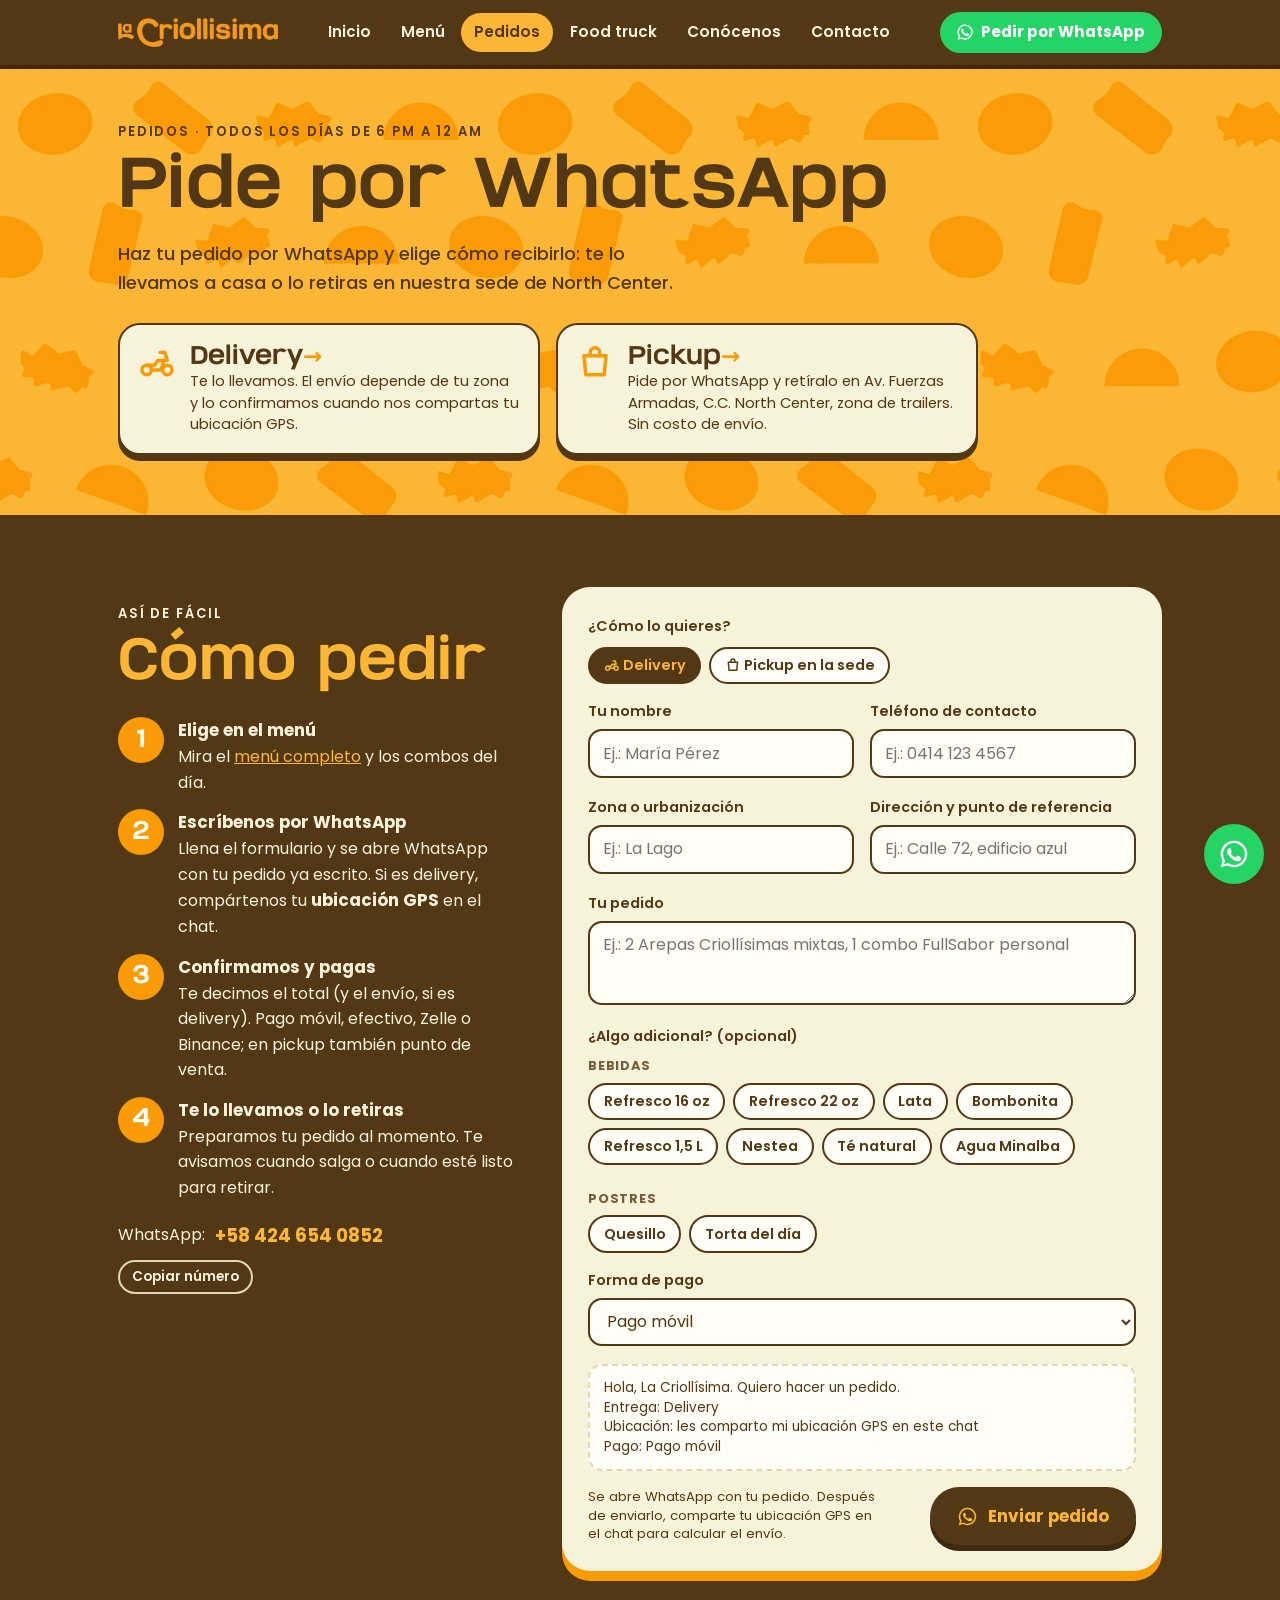
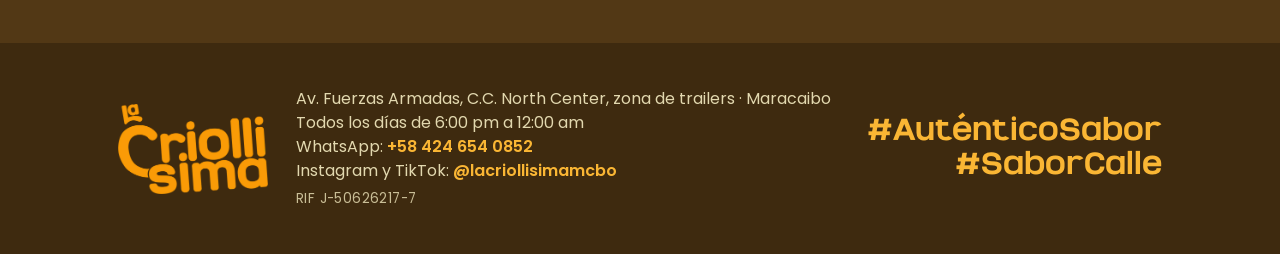
<file: delivery.html>
<!doctype html>
<html lang="es">
<head>
<meta charset="utf-8">
<meta name="viewport" content="width=device-width,initial-scale=1,viewport-fit=cover">
<title>Pedidos: delivery y pickup · La Criollísima</title>
<meta name="description" content="Pide por WhatsApp y recíbelo en casa o retíralo en North Center, Maracaibo. Todos los días de 6 pm a 12 am.">
<link rel="canonical" href="https://lacriollisima.com/delivery">
<meta property="og:type" content="website">
<meta property="og:url" content="https://lacriollisima.com/delivery">
<meta property="og:title" content="Pedidos: delivery y pickup · La Criollísima">
<meta property="og:description" content="Pide por WhatsApp y recíbelo en casa o retíralo en North Center, Maracaibo. Todos los días de 6 pm a 12 am.">
<meta property="og:image" content="https://lacriollisima.com/img/vista-previa.jpg">
<meta property="og:image:width" content="1200">
<meta property="og:image:height" content="630">
<meta name="twitter:card" content="summary_large_image">
<meta name="theme-color" content="#523815">

<link rel="icon" href="img/icono.png">
<link rel="apple-touch-icon" href="img/icono.png">
<link rel="preconnect" href="https://fonts.googleapis.com">
<link rel="preconnect" href="https://fonts.gstatic.com" crossorigin>
<link rel="stylesheet" href="https://fonts.googleapis.com/css2?family=Poppins:wght@400;500;600;700&display=swap">
<link rel="stylesheet" href="assets/estilo.css">
</head>
<body>
<a class="saltar" href="#contenido">Saltar al contenido</a>
<header class="nav">
  <div class="wrap">
    <a class="marca" href="index.html"><img src="img/logo-horizontal.webp" alt="La Criollísima, ir al inicio" width="900" height="160"></a>
    <nav aria-label="Principal" class="nav-escritorio"><ul><li><a href="index.html">Inicio</a></li><li><a href="menu.html">Menú</a></li><li><a href="delivery.html" aria-current="page">Pedidos</a></li><li><a href="food-truck.html">Food truck</a></li><li><a href="conocenos.html">Conócenos</a></li><li><a href="contacto.html">Contacto</a></li></ul></nav>
    <a class="pedir" href="delivery.html#pedido" data-opciones aria-haspopup="dialog"><svg viewBox="0 0 24 24" fill="currentColor" aria-hidden="true"><path d="M12 2a10 10 0 0 0-8.6 15.1L2 22l5-1.3A10 10 0 1 0 12 2Zm0 18.2a8.2 8.2 0 0 1-4.2-1.2l-.3-.2-3 .8.8-2.9-.2-.3A8.2 8.2 0 1 1 12 20.2Zm4.5-6.1c-.2-.1-1.5-.7-1.7-.8-.2-.1-.4-.1-.6.1l-.8 1c-.1.2-.3.2-.5.1a6.7 6.7 0 0 1-3.3-2.9c-.3-.4.3-.4.7-1.3.1-.2 0-.3 0-.4l-.8-1.8c-.2-.5-.4-.4-.6-.4h-.5a1 1 0 0 0-.7.3 3 3 0 0 0-.9 2.2 5.2 5.2 0 0 0 1.1 2.7 11.8 11.8 0 0 0 4.5 4c1.7.7 2.3.8 3.2.6.5-.1 1.5-.6 1.7-1.2.2-.6.2-1.1.2-1.2-.1-.1-.3-.2-.5-.3Z"/></svg><span class="txt-largo">Pedir por WhatsApp</span><span class="txt-corto">Pedir</span></a>
  </div>
</header>
<nav class="tabbar" aria-label="Secciones"><a href="index.html"><svg viewBox="0 0 24 24" fill="none" stroke="currentColor" stroke-width="2" stroke-linecap="round" stroke-linejoin="round" aria-hidden="true"><path d="M3 11.5 12 4l9 7.5"/><path d="M5.5 10v10h13V10"/><path d="M10 20v-5h4v5"/></svg><span>Inicio</span></a><a href="menu.html"><svg viewBox="0 0 24 24" fill="none" stroke="currentColor" stroke-width="2" stroke-linecap="round" stroke-linejoin="round" aria-hidden="true"><path d="M7 3v8M4.5 3v5a2.5 2.5 0 0 0 5 0V3M7 11v10"/><path d="M17 21V3c-2 1-3.5 3.5-3.5 7 0 2 1 3 3.5 3"/></svg><span>Menú</span></a><a href="delivery.html" aria-current="page"><svg viewBox="0 0 24 24" fill="none" stroke="currentColor" stroke-width="2" stroke-linecap="round" stroke-linejoin="round" aria-hidden="true"><path d="M5 8h14l-1.2 12H6.2L5 8Z"/><path d="M9 8V6a3 3 0 0 1 6 0v2"/></svg><span>Pedidos</span></a><a href="food-truck.html"><svg viewBox="0 0 24 24" fill="none" stroke="currentColor" stroke-width="2" stroke-linecap="round" stroke-linejoin="round" aria-hidden="true"><path d="M2.5 16V7h11v9"/><path d="M13.5 10h4l3.5 3.5V16"/><circle cx="7" cy="17.5" r="2"/><circle cx="17" cy="17.5" r="2"/><path d="M9 17.5h6"/></svg><span>Food truck</span></a><a href="conocenos.html"><svg viewBox="0 0 24 24" fill="none" stroke="currentColor" stroke-width="2" stroke-linecap="round" stroke-linejoin="round" aria-hidden="true"><path d="M12 20s-7.5-4.6-7.5-10A4.3 4.3 0 0 1 12 7.4 4.3 4.3 0 0 1 19.5 10c0 5.4-7.5 10-7.5 10Z"/></svg><span>Conócenos</span></a><a href="contacto.html"><svg viewBox="0 0 24 24" fill="none" stroke="currentColor" stroke-width="2" stroke-linecap="round" stroke-linejoin="round" aria-hidden="true"><path d="M12 21s-6.5-6.4-6.5-11.5a6.5 6.5 0 0 1 13 0C18.5 14.6 12 21 12 21Z"/><circle cx="12" cy="9.5" r="2.3"/></svg><span>Contacto</span></a></nav>
<main id="contenido">
<section class="patron cabeza" aria-labelledby="t-del">
  <div class="wrap">
   <div>
    <p class="eyebrow">Pedidos · Todos los días de 6 pm a 12 am</p>
    <h1 id="t-del">Pide por WhatsApp</h1>
    <p class="lead">Haz tu pedido por WhatsApp y elige cómo recibirlo: te lo llevamos a casa o lo retiras en nuestra sede de North Center.</p>
    <div class="opciones-entrega">
      <a class="opcion" href="#pedido" data-modo="Delivery">
        <svg viewBox="0 0 24 24" fill="none" stroke="currentColor" stroke-width="2.2" stroke-linecap="round" stroke-linejoin="round" aria-hidden="true"><circle cx="5.5" cy="17" r="3"/><circle cx="18.5" cy="17" r="3"/><path d="M8.5 17h6l2-6h-4l-2 3H6M14 6h3l1.5 5"/></svg>
        <span><b>Delivery</b>Te lo llevamos. El envío depende de tu zona y lo confirmamos cuando nos compartas tu ubicación GPS.</span>
      </a>
      <a class="opcion" href="#pedido" data-modo="Pickup">
        <svg viewBox="0 0 24 24" fill="none" stroke="currentColor" stroke-width="2.2" stroke-linecap="round" stroke-linejoin="round" aria-hidden="true"><path d="M5 8h14l-1.2 12H6.2L5 8Z"/><path d="M9 8V6a3 3 0 0 1 6 0v2"/></svg>
        <span><b>Pickup</b>Pide por WhatsApp y retíralo en Av. Fuerzas Armadas, C.C. North Center, zona de trailers. Sin costo de envío.</span>
      </a>
    </div>
   </div>
  </div>
</section>

<section class="cotizar banda" id="pedido" aria-labelledby="t-ped">
  <div class="wrap cot-grid">
    <div class="intro">
      <p class="eyebrow">Así de fácil</p>
      <h2 id="t-ped" style="margin-top:10px">Cómo pedir</h2>
      <ol class="lista-pasos">
        <li><div><b>Elige en el menú</b>Mira el <a href="menu.html" style="color:var(--amarillo)">menú completo</a> y los combos del día.</div></li>
        <li><div><b>Escríbenos por WhatsApp</b>Llena el formulario y se abre WhatsApp con tu pedido ya escrito. Si es delivery, compártenos tu <b style="display:inline">ubicación GPS</b> en el chat.</div></li>
        <li><div><b>Confirmamos y pagas</b>Te decimos el total (y el envío, si es delivery). Pago móvil, efectivo, Zelle o Binance; en pickup también punto de venta.</div></li>
        <li><div><b>Te lo llevamos o lo retiras</b>Preparamos tu pedido al momento. Te avisamos cuando salga o cuando esté listo para retirar.</div></li>
      </ol>
      <div class="numero">
        <span>WhatsApp:</span><code id="tel">+58 424 654 0852</code>
        <button class="copiar" type="button">Copiar número</button>
      </div>
    </div>

    <form novalidate data-intro="Hola, La Criollísima. Quiero hacer un pedido.">
      <fieldset class="entrega" data-label="Entrega">
        <span class="legend">¿Cómo lo quieres?</span>
        <div class="chips">
          <label class="chip"><input type="radio" name="modo" value="Delivery" checked><span><svg viewBox="0 0 24 24" fill="none" stroke="currentColor" stroke-width="2.2" stroke-linecap="round" stroke-linejoin="round" aria-hidden="true"><circle cx="5.5" cy="17" r="3"/><circle cx="18.5" cy="17" r="3"/><path d="M8.5 17h6l2-6h-4l-2 3H6M14 6h3l1.5 5"/></svg> Delivery</span></label>
          <label class="chip"><input type="radio" name="modo" value="Pickup (retiro en North Center)"><span><svg viewBox="0 0 24 24" fill="none" stroke="currentColor" stroke-width="2.2" stroke-linecap="round" stroke-linejoin="round" aria-hidden="true"><path d="M5 8h14l-1.2 12H6.2L5 8Z"/><path d="M9 8V6a3 3 0 0 1 6 0v2"/></svg> Pickup en la sede</span></label>
        </div>
      </fieldset>
      <div class="campo">
        <label for="d-nombre">Tu nombre</label>
        <input id="d-nombre" autocomplete="name" placeholder="Ej.: María Pérez" data-label="Nombre">
      </div>
      <div class="campo">
        <label for="d-tel">Teléfono de contacto</label>
        <input id="d-tel" type="tel" inputmode="tel" autocomplete="tel" placeholder="Ej.: 0414 123 4567" data-label="Teléfono">
      </div>
      <div class="campo solo-delivery">
        <label for="d-zona">Zona o urbanización</label>
        <input id="d-zona" placeholder="Ej.: La Lago" data-label="Zona">
      </div>
      <div class="campo solo-delivery">
        <label for="d-dir">Dirección y punto de referencia</label>
        <input id="d-dir" autocomplete="street-address" placeholder="Ej.: Calle 72, edificio azul" data-label="Dirección">
      </div>
      <input type="hidden" class="solo-delivery" data-label="Ubicación" value="les comparto mi ubicación GPS en este chat">
      <div class="campo solo-pickup" hidden>
        <label for="d-hora">¿A qué hora pasas a retirar?</label>
        <input id="d-hora" placeholder="Ej.: 8:30 pm" data-label="Hora de retiro">
      </div>
      <div class="campo ancho">
        <label for="d-pedido">Tu pedido</label>
        <textarea id="d-pedido" placeholder="Ej.: 2 Arepas Criollísimas mixtas, 1 combo FullSabor personal" data-label="Pedido"></textarea>
      </div>
      <fieldset data-label="Bebidas">
        <span class="legend">¿Algo adicional? (opcional)</span>
        <p class="sub-legend">Bebidas</p>
        <div class="chips">
          <label class="chip"><input type="checkbox" value="Refresco 16 oz"><span>Refresco 16 oz</span></label>
          <label class="chip"><input type="checkbox" value="Refresco 22 oz"><span>Refresco 22 oz</span></label>
          <label class="chip"><input type="checkbox" value="Refresco en lata"><span>Lata</span></label>
          <label class="chip"><input type="checkbox" value="Bombonita"><span>Bombonita</span></label>
          <label class="chip"><input type="checkbox" value="Refresco 1,5 L"><span>Refresco 1,5 L</span></label>
          <label class="chip"><input type="checkbox" value="Nestea"><span>Nestea</span></label>
          <label class="chip"><input type="checkbox" value="Té natural"><span>Té natural</span></label>
          <label class="chip"><input type="checkbox" value="Agua Minalba"><span>Agua Minalba</span></label>
        </div>
      </fieldset>
      <fieldset data-label="Postre">
        <p class="sub-legend">Postres</p>
        <div class="chips">
          <label class="chip"><input type="checkbox" value="Quesillo"><span>Quesillo</span></label>
          <label class="chip"><input type="checkbox" value="Torta del día"><span>Torta del día</span></label>
        </div>
      </fieldset>
      <div class="campo ancho">
        <label for="d-pago">Forma de pago</label>
        <select id="d-pago" data-label="Pago">
          <option>Pago móvil</option>
          <option>Efectivo en bolívares</option>
          <option>Efectivo en divisas</option>
          <option class="solo-pickup">Punto de venta (tarjeta, solo pickup)</option>
          <option>Zelle</option>
          <option>Binance</option>
        </select>
      </div>
      <div class="preview" aria-live="polite"></div>
      <div class="form-pie">
        <small class="solo-delivery">Se abre WhatsApp con tu pedido. Después de enviarlo, comparte tu ubicación GPS en el chat para calcular el envío.</small>
        <small class="solo-pickup" hidden>Se abre WhatsApp con tu pedido. Te avisamos cuando esté listo para retirar en North Center.</small>
        <a class="btn enviar" href="https://wa.me/584246540852" target="_blank" rel="noopener"><svg viewBox="0 0 24 24" fill="currentColor" aria-hidden="true"><path d="M12 2a10 10 0 0 0-8.6 15.1L2 22l5-1.3A10 10 0 1 0 12 2Zm0 18.2a8.2 8.2 0 0 1-4.2-1.2l-.3-.2-3 .8.8-2.9-.2-.3A8.2 8.2 0 1 1 12 20.2Zm4.5-6.1c-.2-.1-1.5-.7-1.7-.8-.2-.1-.4-.1-.6.1l-.8 1c-.1.2-.3.2-.5.1a6.7 6.7 0 0 1-3.3-2.9c-.3-.4.3-.4.7-1.3.1-.2 0-.3 0-.4l-.8-1.8c-.2-.5-.4-.4-.6-.4h-.5a1 1 0 0 0-.7.3 3 3 0 0 0-.9 2.2 5.2 5.2 0 0 0 1.1 2.7 11.8 11.8 0 0 0 4.5 4c1.7.7 2.3.8 3.2.6.5-.1 1.5-.6 1.7-1.2.2-.6.2-1.1.2-1.2-.1-.1-.3-.2-.5-.3Z"/></svg>Enviar pedido</a>
      </div>
    </form>
  </div>
</section>

</main>
<footer>
  <div class="wrap pie">
    <img src="img/logo-apilado.webp" alt="La Criollísima" width="700" height="421">
    <address>
      Av. Fuerzas Armadas, C.C. North Center, zona de trailers · Maracaibo<br>
      Todos los días de 6:00 pm a 12:00 am<br>
      WhatsApp: <a href="https://wa.me/584246540852" target="_blank" rel="noopener">+58 424 654 0852</a><br>
      Instagram y TikTok: <a href="https://www.instagram.com/lacriollisimamcbo/" target="_blank" rel="noopener">@lacriollisimamcbo</a><br>
      <span class="rif">RIF J-50626217-7</span>
    </address>
    <p class="lema">#AuténticoSabor<br>#SaborCalle</p>
  </div>
</footer>
<a class="flota" href="delivery.html#pedido" data-opciones aria-haspopup="dialog" aria-label="Pedir o escribir por WhatsApp"><svg viewBox="0 0 24 24" fill="currentColor" aria-hidden="true"><path d="M12 2a10 10 0 0 0-8.6 15.1L2 22l5-1.3A10 10 0 1 0 12 2Zm0 18.2a8.2 8.2 0 0 1-4.2-1.2l-.3-.2-3 .8.8-2.9-.2-.3A8.2 8.2 0 1 1 12 20.2Zm4.5-6.1c-.2-.1-1.5-.7-1.7-.8-.2-.1-.4-.1-.6.1l-.8 1c-.1.2-.3.2-.5.1a6.7 6.7 0 0 1-3.3-2.9c-.3-.4.3-.4.7-1.3.1-.2 0-.3 0-.4l-.8-1.8c-.2-.5-.4-.4-.6-.4h-.5a1 1 0 0 0-.7.3 3 3 0 0 0-.9 2.2 5.2 5.2 0 0 0 1.1 2.7 11.8 11.8 0 0 0 4.5 4c1.7.7 2.3.8 3.2.6.5-.1 1.5-.6 1.7-1.2.2-.6.2-1.1.2-1.2-.1-.1-.3-.2-.5-.3Z"/></svg></a>
<div class="hoja-fondo" hidden></div>
<div class="hoja" role="dialog" aria-modal="true" aria-labelledby="hoja-t" hidden>
  <div class="hoja-cab"><h2 id="hoja-t"><span class="inv">?</span>Cómo quieres pedir?</h2><button type="button" class="hoja-x" aria-label="Cerrar">✕</button></div>
  <a class="hoja-op" href="delivery.html?modo=delivery#pedido"><svg viewBox="0 0 24 24" fill="none" stroke="currentColor" stroke-width="2.2" stroke-linecap="round" stroke-linejoin="round" aria-hidden="true"><circle cx="5.5" cy="17" r="3"/><circle cx="18.5" cy="17" r="3"/><path d="M8.5 17h6l2-6h-4l-2 3H6M14 6h3l1.5 5"/></svg><span><b>Delivery</b>Te lo llevamos a casa</span></a>
  <a class="hoja-op" href="delivery.html?modo=pickup#pedido"><svg viewBox="0 0 24 24" fill="none" stroke="currentColor" stroke-width="2.2" stroke-linecap="round" stroke-linejoin="round" aria-hidden="true"><path d="M5 8h14l-1.2 12H6.2L5 8Z"/><path d="M9 8V6a3 3 0 0 1 6 0v2"/></svg><span><b>Pickup</b>Lo retiras en North Center</span></a>
  <a class="hoja-op chat" href="https://wa.me/584246540852" data-wa="Hola, La Criollísima. Tengo una consulta." target="_blank" rel="noopener"><svg viewBox="0 0 24 24" fill="currentColor" aria-hidden="true"><path d="M12 2a10 10 0 0 0-8.6 15.1L2 22l5-1.3A10 10 0 1 0 12 2Zm0 18.2a8.2 8.2 0 0 1-4.2-1.2l-.3-.2-3 .8.8-2.9-.2-.3A8.2 8.2 0 1 1 12 20.2Zm4.5-6.1c-.2-.1-1.5-.7-1.7-.8-.2-.1-.4-.1-.6.1l-.8 1c-.1.2-.3.2-.5.1a6.7 6.7 0 0 1-3.3-2.9c-.3-.4.3-.4.7-1.3.1-.2 0-.3 0-.4l-.8-1.8c-.2-.5-.4-.4-.6-.4h-.5a1 1 0 0 0-.7.3 3 3 0 0 0-.9 2.2 5.2 5.2 0 0 0 1.1 2.7 11.8 11.8 0 0 0 4.5 4c1.7.7 2.3.8 3.2.6.5-.1 1.5-.6 1.7-1.2.2-.6.2-1.1.2-1.2-.1-.1-.3-.2-.5-.3Z"/></svg><span><b>Chat</b>Escríbenos una consulta</span></a>
</div>
<script src="assets/sitio.js"></script>
</body>
</html>
</file>
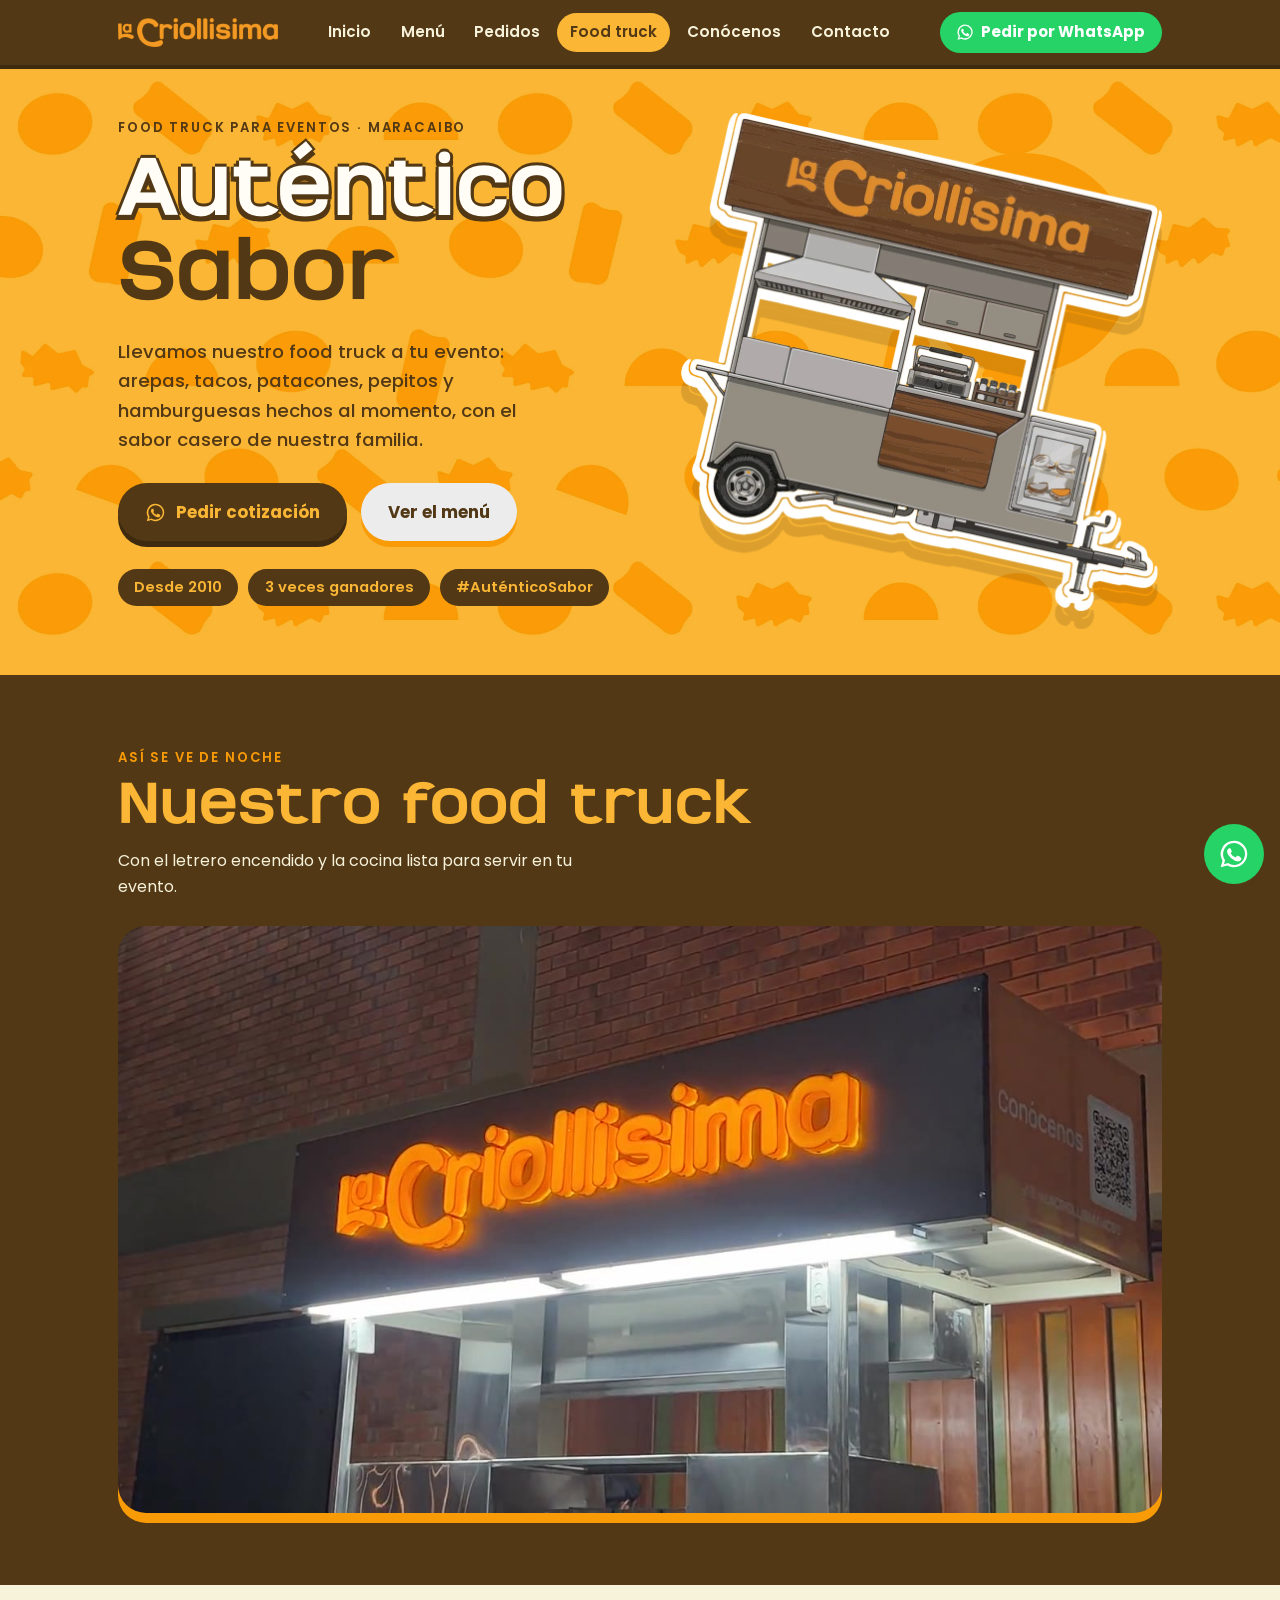
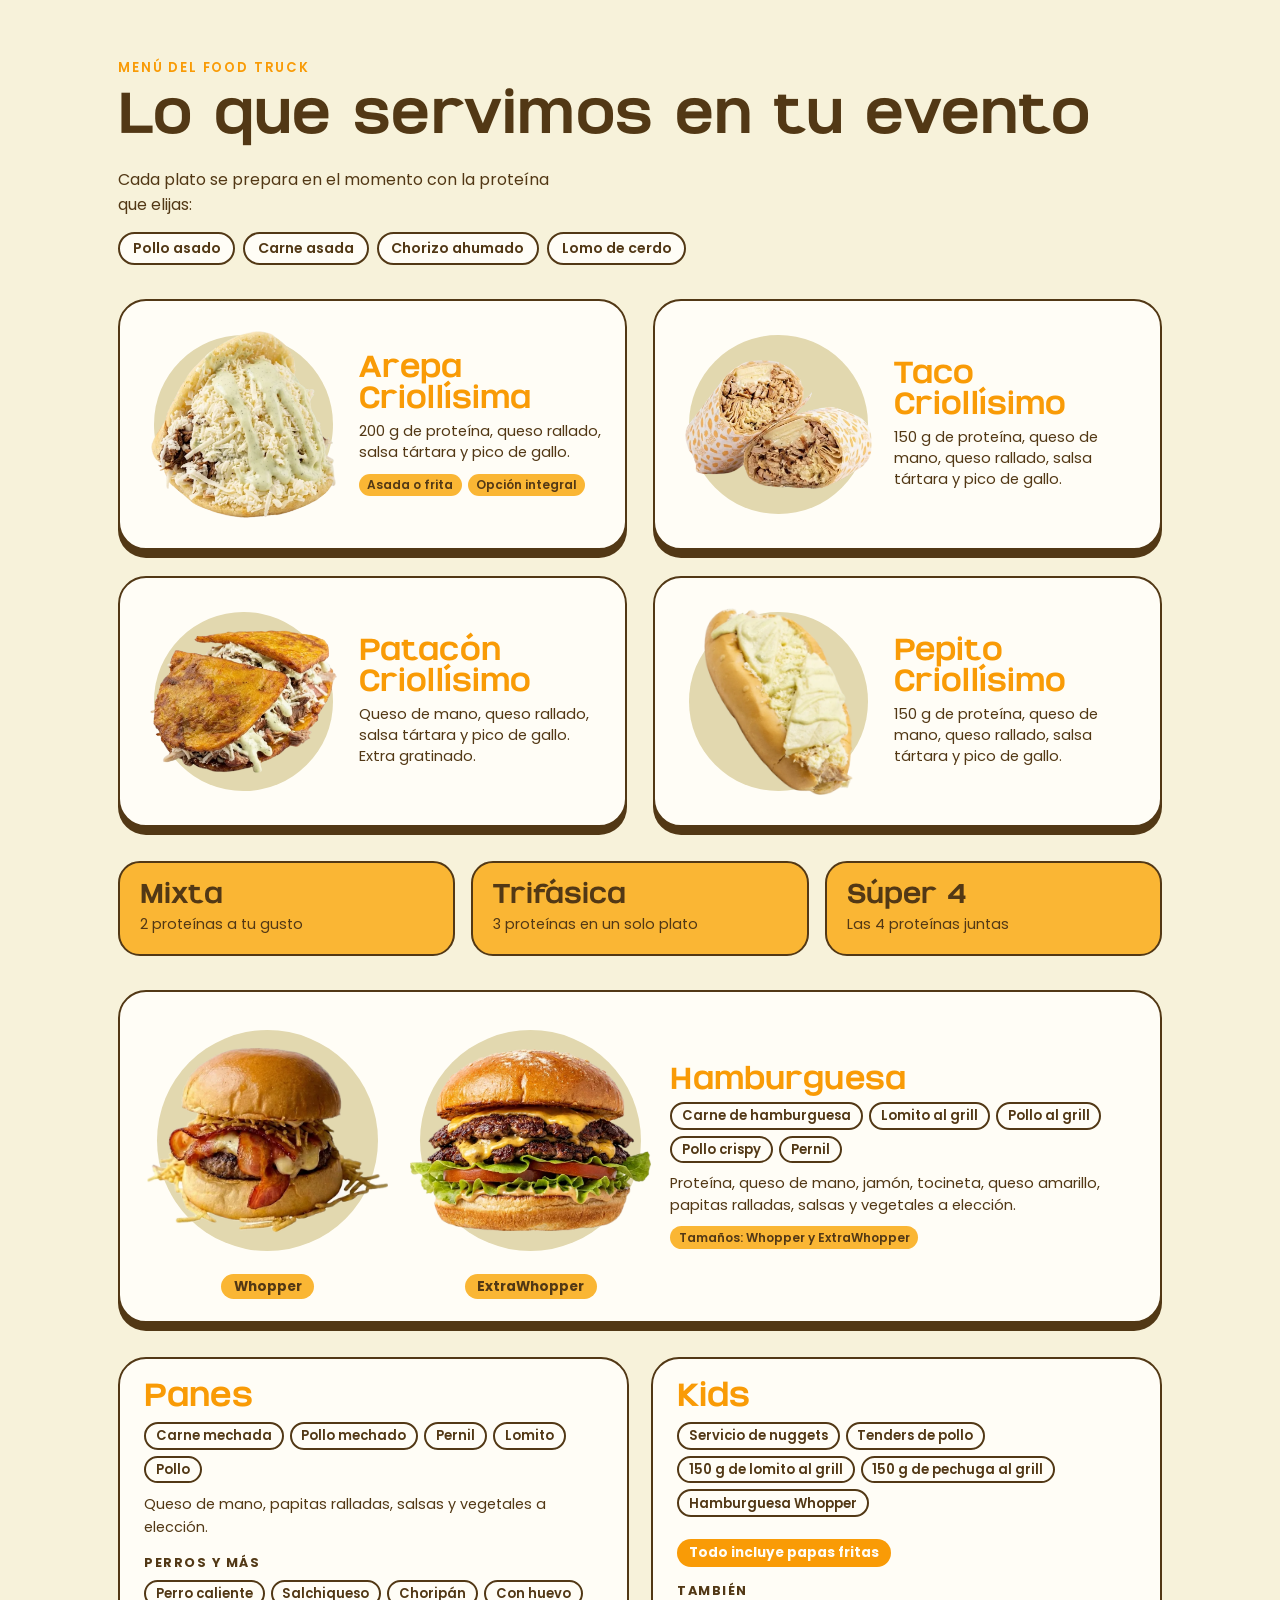
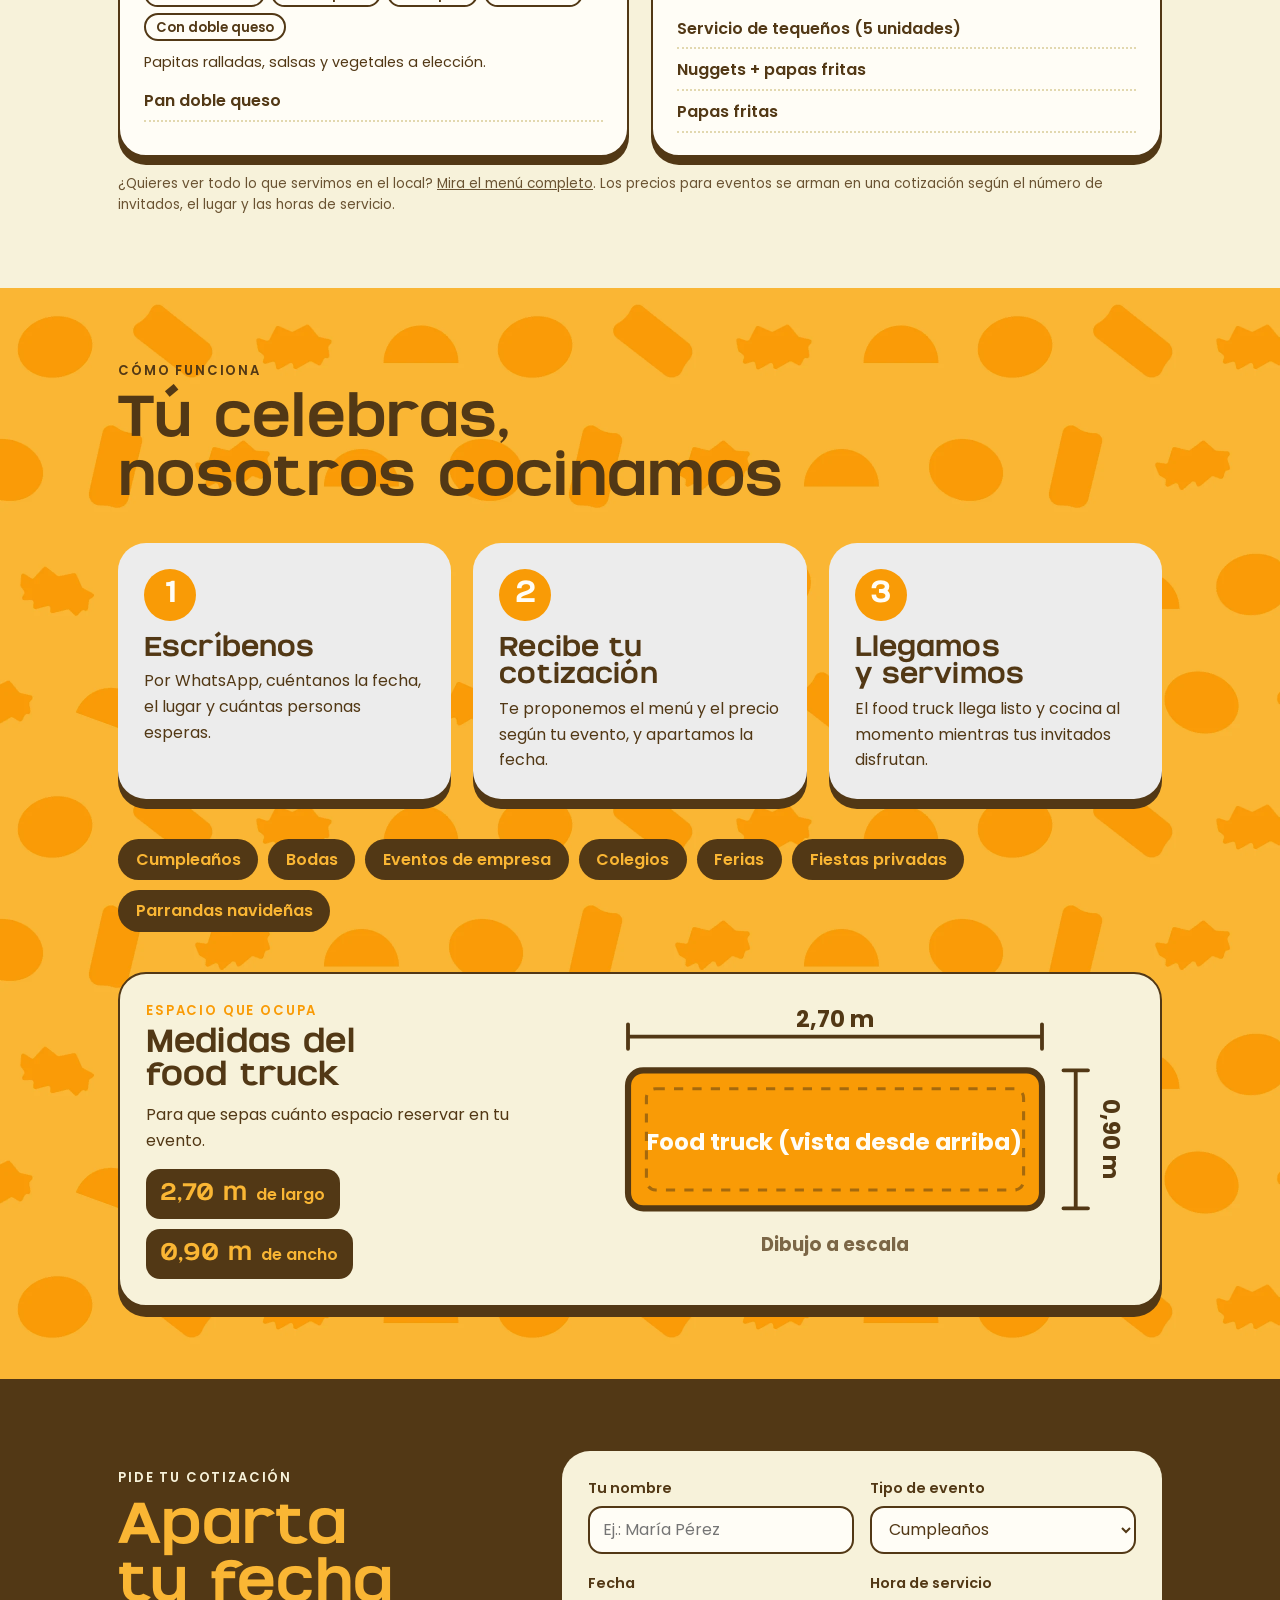
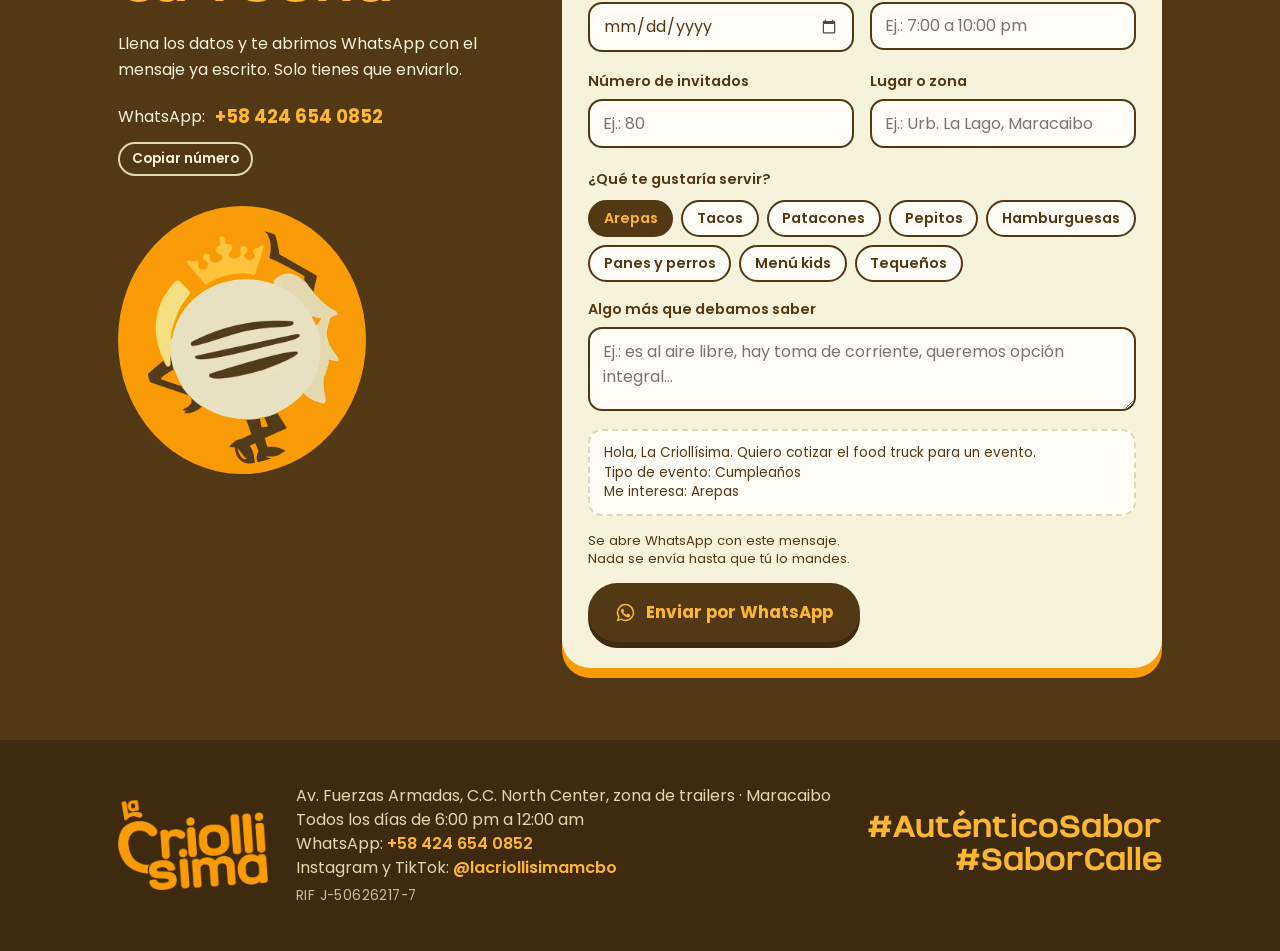
<file: food-truck.html>
<!doctype html>
<html lang="es">
<head>
<meta charset="utf-8">
<meta name="viewport" content="width=device-width,initial-scale=1,viewport-fit=cover">
<title>Food truck para eventos · La Criollísima</title>
<meta name="description" content="Llevamos el food truck de La Criollísima a tu evento: arepas, tacos, patacones, pepitos y hamburguesas hechos al momento.">
<link rel="canonical" href="https://lacriollisima.com/food-truck">
<meta property="og:type" content="website">
<meta property="og:url" content="https://lacriollisima.com/food-truck">
<meta property="og:title" content="Food truck para eventos · La Criollísima">
<meta property="og:description" content="Llevamos el food truck de La Criollísima a tu evento: arepas, tacos, patacones, pepitos y hamburguesas hechos al momento.">
<meta property="og:image" content="https://lacriollisima.com/img/vista-previa-food-truck.jpg">
<meta property="og:image:width" content="1200">
<meta property="og:image:height" content="630">
<meta name="twitter:card" content="summary_large_image">
<meta name="theme-color" content="#523815">

<link rel="icon" href="img/icono.png">
<link rel="apple-touch-icon" href="img/icono.png">
<link rel="preconnect" href="https://fonts.googleapis.com">
<link rel="preconnect" href="https://fonts.gstatic.com" crossorigin>
<link rel="stylesheet" href="https://fonts.googleapis.com/css2?family=Poppins:wght@400;500;600;700&display=swap">
<link rel="stylesheet" href="assets/estilo.css">
</head>
<body>
<a class="saltar" href="#contenido">Saltar al contenido</a>
<header class="nav">
  <div class="wrap">
    <a class="marca" href="index.html"><img src="img/logo-horizontal.webp" alt="La Criollísima, ir al inicio" width="900" height="160"></a>
    <nav aria-label="Principal" class="nav-escritorio"><ul><li><a href="index.html">Inicio</a></li><li><a href="menu.html">Menú</a></li><li><a href="delivery.html">Pedidos</a></li><li><a href="food-truck.html" aria-current="page">Food truck</a></li><li><a href="conocenos.html">Conócenos</a></li><li><a href="contacto.html">Contacto</a></li></ul></nav>
    <a class="pedir" href="delivery.html#pedido" data-opciones aria-haspopup="dialog"><svg viewBox="0 0 24 24" fill="currentColor" aria-hidden="true"><path d="M12 2a10 10 0 0 0-8.6 15.1L2 22l5-1.3A10 10 0 1 0 12 2Zm0 18.2a8.2 8.2 0 0 1-4.2-1.2l-.3-.2-3 .8.8-2.9-.2-.3A8.2 8.2 0 1 1 12 20.2Zm4.5-6.1c-.2-.1-1.5-.7-1.7-.8-.2-.1-.4-.1-.6.1l-.8 1c-.1.2-.3.2-.5.1a6.7 6.7 0 0 1-3.3-2.9c-.3-.4.3-.4.7-1.3.1-.2 0-.3 0-.4l-.8-1.8c-.2-.5-.4-.4-.6-.4h-.5a1 1 0 0 0-.7.3 3 3 0 0 0-.9 2.2 5.2 5.2 0 0 0 1.1 2.7 11.8 11.8 0 0 0 4.5 4c1.7.7 2.3.8 3.2.6.5-.1 1.5-.6 1.7-1.2.2-.6.2-1.1.2-1.2-.1-.1-.3-.2-.5-.3Z"/></svg><span class="txt-largo">Pedir por WhatsApp</span><span class="txt-corto">Pedir</span></a>
  </div>
</header>
<nav class="tabbar" aria-label="Secciones"><a href="index.html"><svg viewBox="0 0 24 24" fill="none" stroke="currentColor" stroke-width="2" stroke-linecap="round" stroke-linejoin="round" aria-hidden="true"><path d="M3 11.5 12 4l9 7.5"/><path d="M5.5 10v10h13V10"/><path d="M10 20v-5h4v5"/></svg><span>Inicio</span></a><a href="menu.html"><svg viewBox="0 0 24 24" fill="none" stroke="currentColor" stroke-width="2" stroke-linecap="round" stroke-linejoin="round" aria-hidden="true"><path d="M7 3v8M4.5 3v5a2.5 2.5 0 0 0 5 0V3M7 11v10"/><path d="M17 21V3c-2 1-3.5 3.5-3.5 7 0 2 1 3 3.5 3"/></svg><span>Menú</span></a><a href="delivery.html"><svg viewBox="0 0 24 24" fill="none" stroke="currentColor" stroke-width="2" stroke-linecap="round" stroke-linejoin="round" aria-hidden="true"><path d="M5 8h14l-1.2 12H6.2L5 8Z"/><path d="M9 8V6a3 3 0 0 1 6 0v2"/></svg><span>Pedidos</span></a><a href="food-truck.html" aria-current="page"><svg viewBox="0 0 24 24" fill="none" stroke="currentColor" stroke-width="2" stroke-linecap="round" stroke-linejoin="round" aria-hidden="true"><path d="M2.5 16V7h11v9"/><path d="M13.5 10h4l3.5 3.5V16"/><circle cx="7" cy="17.5" r="2"/><circle cx="17" cy="17.5" r="2"/><path d="M9 17.5h6"/></svg><span>Food truck</span></a><a href="conocenos.html"><svg viewBox="0 0 24 24" fill="none" stroke="currentColor" stroke-width="2" stroke-linecap="round" stroke-linejoin="round" aria-hidden="true"><path d="M12 20s-7.5-4.6-7.5-10A4.3 4.3 0 0 1 12 7.4 4.3 4.3 0 0 1 19.5 10c0 5.4-7.5 10-7.5 10Z"/></svg><span>Conócenos</span></a><a href="contacto.html"><svg viewBox="0 0 24 24" fill="none" stroke="currentColor" stroke-width="2" stroke-linecap="round" stroke-linejoin="round" aria-hidden="true"><path d="M12 21s-6.5-6.4-6.5-11.5a6.5 6.5 0 0 1 13 0C18.5 14.6 12 21 12 21Z"/><circle cx="12" cy="9.5" r="2.3"/></svg><span>Contacto</span></a></nav>
<main id="contenido">
<div class="patron">

  <section class="wrap hero hero-grid" style="padding-top:48px" aria-labelledby="titulo">
    <div>
      <p class="eyebrow">Food truck para eventos · Maracaibo</p>
      <h1 id="titulo" style="margin-top:12px"><span>Auténtico</span> Sabor</h1>
      <p class="lead">Llevamos nuestro food truck a tu evento: arepas, tacos, patacones, pepitos y hamburguesas hechos al momento, con el sabor casero de nuestra familia.</p>
      <div class="acciones">
        <a class="btn" href="https://wa.me/584246540852" data-wa="Hola, La Criollísima. Quiero cotizar el food truck para un evento." target="_blank" rel="noopener"><svg viewBox="0 0 24 24" fill="currentColor" aria-hidden="true"><path d="M12 2a10 10 0 0 0-8.6 15.1L2 22l5-1.3A10 10 0 1 0 12 2Zm0 18.2a8.2 8.2 0 0 1-4.2-1.2l-.3-.2-3 .8.8-2.9-.2-.3A8.2 8.2 0 1 1 12 20.2Zm4.5-6.1c-.2-.1-1.5-.7-1.7-.8-.2-.1-.4-.1-.6.1l-.8 1c-.1.2-.3.2-.5.1a6.7 6.7 0 0 1-3.3-2.9c-.3-.4.3-.4.7-1.3.1-.2 0-.3 0-.4l-.8-1.8c-.2-.5-.4-.4-.6-.4h-.5a1 1 0 0 0-.7.3 3 3 0 0 0-.9 2.2 5.2 5.2 0 0 0 1.1 2.7 11.8 11.8 0 0 0 4.5 4c1.7.7 2.3.8 3.2.6.5-.1 1.5-.6 1.7-1.2.2-.6.2-1.1.2-1.2-.1-.1-.3-.2-.5-.3Z"/></svg>Pedir cotización</a>
        <a class="btn claro" href="#menu">Ver el menú</a>
      </div>
      <div class="sellos">
        <span class="pildora">Desde 2010</span>
        <span class="pildora">3 veces ganadores</span>
        <span class="pildora">#AuténticoSabor</span>
      </div>
    </div>
    <div class="carrito">
      <div class="sol" aria-hidden="true"></div>
      <img src="img/carrito.webp" alt="Ilustración del carrito de comida de La Criollísima" width="966" height="1000">
    </div>
  </section>
</div>

<section class="banda video-ft" aria-labelledby="t-real">
  <div class="wrap">
    <div class="linea-cab">
      <div>
        <p class="eyebrow" style="color:var(--naranja)">Así se ve de noche</p>
        <h2 id="t-real" style="margin-top:10px">Nuestro food truck</h2>
      </div>
      <p>Con el letrero encendido y la cocina lista para servir en tu evento.</p>
    </div>
    <div class="videos">
      <video src="img/foodtruck-1.mp4" poster="img/foodtruck-1.jpg" autoplay muted loop playsinline preload="metadata" aria-label="El food truck de La Criollísima con su letrero naranja encendido"></video>
    </div>
  </div>
</section>

<section class="menu banda" id="menu" aria-labelledby="t-menu">
  <div class="wrap">
    <div class="menu-cab">
      <div>
        <p class="eyebrow" style="color:var(--naranja)">Menú del food truck</p>
        <h2 id="t-menu" style="margin-top:10px">Lo que servimos en tu evento</h2>
      </div>
      <div>
        <p>Cada plato se prepara en el momento con la proteína que elijas:</p>
        <div class="proteinas"><span>Pollo asado</span><span>Carne asada</span><span>Chorizo ahumado</span><span>Lomo de cerdo</span></div>
      </div>
    </div>

    <div class="platos">
      <article class="plato">
        <div class="img"><img src="img/arepa.webp" alt="Arepa Criollísima" width="720" height="724"></div>
        <div>
          <h3>Arepa Criollísima</h3>
          <p class="desc">200 g de proteína, queso rallado, salsa tártara y pico de gallo.</p>
          <div class="etiquetas"><span>Asada o frita</span><span>Opción integral</span></div>
        </div>
      </article>
      <article class="plato">
        <div class="img"><img src="img/taco.webp" alt="Taco Criollísimo" width="720" height="497"></div>
        <div>
          <h3>Taco Criollísimo</h3>
          <p class="desc">150 g de proteína, queso de mano, queso rallado, salsa tártara y pico de gallo.</p>
        </div>
      </article>
      <article class="plato">
        <div class="img"><img src="img/patacon-grande.webp" alt="Patacón Criollísimo" width="720" height="554"></div>
        <div>
          <h3>Patacón Criollísimo</h3>
          <p class="desc">Queso de mano, queso rallado, salsa tártara y pico de gallo. Extra gratinado.</p>
        </div>
      </article>
      <article class="plato">
        <div class="img"><img src="img/pepito.webp" alt="Pepito Criollísimo" width="720" height="897"></div>
        <div>
          <h3>Pepito Criollísimo</h3>
          <p class="desc">150 g de proteína, queso de mano, queso rallado, salsa tártara y pico de gallo.</p>
        </div>
      </article>
    </div>

    <div class="combos" aria-label="Combinaciones de proteína">
      <div class="combo"><b>Mixta</b><span>2 proteínas a tu gusto</span></div>
      <div class="combo"><b>Trifásica</b><span>3 proteínas en un solo plato</span></div>
      <div class="combo"><b>Súper 4</b><span>Las 4 proteínas juntas</span></div>
    </div>

    <div class="platos hamb">
      <article class="plato ancho">
        <div class="dos-fotos">
          <figure><div class="foto-c"><img src="img/hamburguesa.webp" alt="Hamburguesa Whopper con tocineta, queso y papitas ralladas" width="636" height="488"></div><figcaption>Whopper</figcaption></figure>
          <figure><div class="foto-c"><img src="img/hamburguesa-doble.webp" alt="Hamburguesa ExtraWhopper con doble carne y queso" width="720" height="543"></div><figcaption>ExtraWhopper</figcaption></figure>
        </div>
        <div>
          <h3>Hamburguesa</h3>
          <div class="lista-prot"><span>Carne de hamburguesa</span><span>Lomito al grill</span><span>Pollo al grill</span><span>Pollo crispy</span><span>Pernil</span></div>
          <p class="desc">Proteína, queso de mano, jamón, tocineta, queso amarillo, papitas ralladas, salsas y vegetales a elección.</p>
          <div class="etiquetas"><span>Tamaños: Whopper y ExtraWhopper</span></div>
        </div>
      </article>
    </div>

    <div class="extras">
      <article class="extra">
        <h3>Panes</h3>
        <div class="lista-prot"><span>Carne mechada</span><span>Pollo mechado</span><span>Pernil</span><span>Lomito</span><span>Pollo</span></div>
        <p class="desc">Queso de mano, papitas ralladas, salsas y vegetales a elección.</p>
        <h4>Perros y más</h4>
        <div class="lista-prot"><span>Perro caliente</span><span>Salchiqueso</span><span>Choripán</span><span>Con huevo</span><span>Con doble queso</span></div>
        <p class="desc">Papitas ralladas, salsas y vegetales a elección.</p>
        <ul class="con-precio sin-precio"><li>Pan doble queso</li></ul>
      </article>
      <article class="extra">
        <h3>Kids</h3>
        <div class="lista-prot"><span>Servicio de nuggets</span><span>Tenders de pollo</span><span>150 g de lomito al grill</span><span>150 g de pechuga al grill</span><span>Hamburguesa Whopper</span></div>
        <span class="incluye">Todo incluye papas fritas</span>
        <h4>También</h4>
        <ul class="con-precio sin-precio">
          <li>Servicio de tequeños (5 unidades)</li>
          <li>Nuggets + papas fritas</li>
          <li>Papas fritas</li>
        </ul>
      </article>
    </div>

    <p class="nota">¿Quieres ver todo lo que servimos en el local? <a href="menu.html">Mira el menú completo</a>. Los precios para eventos se arman en una cotización según el número de invitados, el lugar y las horas de servicio.</p>
  </div>
</section>

<section class="banda patron" id="como" aria-labelledby="t-como">
  <div class="wrap">
    <p class="eyebrow">Cómo funciona</p>
    <h2 id="t-como" style="margin-top:10px">Tú celebras, nosotros cocinamos</h2>
    <div class="pasos">
      <div class="paso"><h3>Escríbenos</h3><p>Por WhatsApp, cuéntanos la fecha, el lugar y cuántas personas esperas.</p></div>
      <div class="paso"><h3>Recibe tu cotización</h3><p>Te proponemos el menú y el precio según tu evento, y apartamos la fecha.</p></div>
      <div class="paso"><h3>Llegamos y servimos</h3><p>El food truck llega listo y cocina al momento mientras tus invitados disfrutan.</p></div>
    </div>
    <div class="eventos" aria-label="Eventos en los que servimos">
      <span>Cumpleaños</span><span>Bodas</span><span>Eventos de empresa</span><span>Colegios</span><span>Ferias</span><span>Fiestas privadas</span><span>Parrandas navideñas</span>
    </div>
    <div class="medidas" id="medidas">
      <div>
        <p class="eyebrow" style="color:var(--naranja)">Espacio que ocupa</p>
        <h3>Medidas del food truck</h3>
        <p>Para que sepas cuánto espacio reservar en tu evento.</p>
        <div class="cifras">
          <span><b>2,70 m</b> de largo</span>
          <span><b>0,90 m</b> de ancho</span>
        </div>
      </div>
      <svg class="plano" viewBox="0 0 360 170" role="img" aria-label="Vista desde arriba del food truck: 2,70 metros de largo por 0,90 metros de ancho">
        <rect x="30" y="40" width="270" height="90" rx="10" fill="#F99B06" stroke="#523815" stroke-width="4"/>
        <rect x="42" y="52" width="246" height="66" rx="6" fill="none" stroke="#523815" stroke-width="2" stroke-dasharray="6 6" opacity=".5"/>
        <text x="165" y="92" text-anchor="middle" font-size="15" style="fill:#FFFDF6">Food truck (vista desde arriba)</text>
        <g stroke="#523815" stroke-width="2.5" fill="none" stroke-linecap="round">
          <path d="M30 18H300M30 10v16M300 10v16"/>
          <path d="M322 40V130M314 40h16M314 130h16"/>
        </g>
        <text x="165" y="12" text-anchor="middle" font-size="15">2,70 m</text>
        <text x="345" y="90" text-anchor="middle" font-size="15" transform="rotate(90 345 85)">0,90 m</text>
        <text x="165" y="158" text-anchor="middle" font-size="12" style="opacity:.75">Dibujo a escala</text>
      </svg>
    </div>
  </div>
</section>

<section class="cotizar banda" id="cotizar" aria-labelledby="t-cot">
  <div class="wrap cot-grid">
    <div class="intro">
      <p class="eyebrow">Pide tu cotización</p>
      <h2 id="t-cot" style="margin-top:10px">Aparta tu fecha</h2>
      <p class="solo-web">Llena los datos y te abrimos WhatsApp con el mensaje ya escrito. Solo tienes que enviarlo.</p>
      <p class="solo-pdf">Escríbenos por WhatsApp con la fecha, la hora, el lugar y el número de invitados, y te enviamos la cotización.</p>
      <div class="numero">
        <span>WhatsApp:</span><code id="tel">+58 424 654 0852</code>
        <button class="copiar" type="button" id="copiar">Copiar número</button>
      </div>
      <div class="solo-pdf" style="margin-top:22px"><a class="btn claro" href="https://wa.me/584246540852?text=Hola%20La%20Crioll%C3%ADsima%2C%20quiero%20cotizar%20el%20food%20truck%20para%20un%20evento." target="_blank" rel="noopener">Escribir por WhatsApp</a></div>
      <img class="mascota" src="img/mascota.webp" alt="La mascota de La Criollísima, una arepa con corona, saludando" width="520" height="626">
    </div>

    <form id="form" novalidate data-intro="Hola, La Criollísima. Quiero cotizar el food truck para un evento.">
      <div class="campo">
        <label for="nombre">Tu nombre</label>
        <input id="nombre" name="nombre" data-label="Mi nombre" autocomplete="name" placeholder="Ej.: María Pérez">
      </div>
      <div class="campo">
        <label for="tipo">Tipo de evento</label>
        <select id="tipo" name="tipo" data-label="Tipo de evento">
          <option>Cumpleaños</option><option>Boda</option><option>Evento de empresa</option><option>Colegio</option><option>Feria</option><option>Fiesta privada</option><option>Parranda navideña</option><option>Otro</option>
        </select>
      </div>
      <div class="campo">
        <label for="fecha">Fecha</label>
        <input id="fecha" name="fecha" data-label="Fecha" type="date">
      </div>
      <div class="campo">
        <label for="hora">Hora de servicio</label>
        <input id="hora" name="hora" data-label="Hora" placeholder="Ej.: 7:00 a 10:00 pm">
      </div>
      <div class="campo">
        <label for="invitados">Número de invitados</label>
        <input id="invitados" name="invitados" data-label="Invitados" type="number" min="1" inputmode="numeric" placeholder="Ej.: 80">
      </div>
      <div class="campo">
        <label for="lugar">Lugar o zona</label>
        <input id="lugar" name="lugar" data-label="Lugar" placeholder="Ej.: Urb. La Lago, Maracaibo">
      </div>
      <fieldset data-label="Me interesa">
        <span class="legend">¿Qué te gustaría servir?</span>
        <div class="chips">
          <label class="chip"><input type="checkbox" name="platos" value="Arepas" checked><span>Arepas</span></label>
          <label class="chip"><input type="checkbox" name="platos" value="Tacos"><span>Tacos</span></label>
          <label class="chip"><input type="checkbox" name="platos" value="Patacones"><span>Patacones</span></label>
          <label class="chip"><input type="checkbox" name="platos" value="Pepitos"><span>Pepitos</span></label>
          <label class="chip"><input type="checkbox" name="platos" value="Hamburguesas"><span>Hamburguesas</span></label>
          <label class="chip"><input type="checkbox" name="platos" value="Panes y perros calientes"><span>Panes y perros</span></label>
          <label class="chip"><input type="checkbox" name="platos" value="Menú kids"><span>Menú kids</span></label>
          <label class="chip"><input type="checkbox" name="platos" value="Tequeños"><span>Tequeños</span></label>
        </div>
      </fieldset>
      <div class="campo ancho">
        <label for="notas">Algo más que debamos saber</label>
        <textarea id="notas" name="notas" data-label="Notas" placeholder="Ej.: es al aire libre, hay toma de corriente, queremos opción integral…"></textarea>
      </div>
      <div class="preview" id="preview" aria-live="polite"></div>
      <div class="form-pie">
        <small>Se abre WhatsApp con este mensaje. Nada se envía hasta que tú lo mandes.</small>
        <a class="btn enviar" id="enviar" href="https://wa.me/584246540852" target="_blank" rel="noopener"><svg viewBox="0 0 24 24" fill="currentColor" aria-hidden="true"><path d="M12 2a10 10 0 0 0-8.6 15.1L2 22l5-1.3A10 10 0 1 0 12 2Zm0 18.2a8.2 8.2 0 0 1-4.2-1.2l-.3-.2-3 .8.8-2.9-.2-.3A8.2 8.2 0 1 1 12 20.2Zm4.5-6.1c-.2-.1-1.5-.7-1.7-.8-.2-.1-.4-.1-.6.1l-.8 1c-.1.2-.3.2-.5.1a6.7 6.7 0 0 1-3.3-2.9c-.3-.4.3-.4.7-1.3.1-.2 0-.3 0-.4l-.8-1.8c-.2-.5-.4-.4-.6-.4h-.5a1 1 0 0 0-.7.3 3 3 0 0 0-.9 2.2 5.2 5.2 0 0 0 1.1 2.7 11.8 11.8 0 0 0 4.5 4c1.7.7 2.3.8 3.2.6.5-.1 1.5-.6 1.7-1.2.2-.6.2-1.1.2-1.2-.1-.1-.3-.2-.5-.3Z"/></svg>Enviar por WhatsApp</a>
      </div>
    </form>
  </div>
</section>

</main>
<footer>
  <div class="wrap pie">
    <img src="img/logo-apilado.webp" alt="La Criollísima" width="700" height="421">
    <address>
      Av. Fuerzas Armadas, C.C. North Center, zona de trailers · Maracaibo<br>
      Todos los días de 6:00 pm a 12:00 am<br>
      WhatsApp: <a href="https://wa.me/584246540852" target="_blank" rel="noopener">+58 424 654 0852</a><br>
      Instagram y TikTok: <a href="https://www.instagram.com/lacriollisimamcbo/" target="_blank" rel="noopener">@lacriollisimamcbo</a><br>
      <span class="rif">RIF J-50626217-7</span>
    </address>
    <p class="lema">#AuténticoSabor<br>#SaborCalle</p>
  </div>
</footer>
<a class="flota" href="delivery.html#pedido" data-opciones aria-haspopup="dialog" aria-label="Pedir o escribir por WhatsApp"><svg viewBox="0 0 24 24" fill="currentColor" aria-hidden="true"><path d="M12 2a10 10 0 0 0-8.6 15.1L2 22l5-1.3A10 10 0 1 0 12 2Zm0 18.2a8.2 8.2 0 0 1-4.2-1.2l-.3-.2-3 .8.8-2.9-.2-.3A8.2 8.2 0 1 1 12 20.2Zm4.5-6.1c-.2-.1-1.5-.7-1.7-.8-.2-.1-.4-.1-.6.1l-.8 1c-.1.2-.3.2-.5.1a6.7 6.7 0 0 1-3.3-2.9c-.3-.4.3-.4.7-1.3.1-.2 0-.3 0-.4l-.8-1.8c-.2-.5-.4-.4-.6-.4h-.5a1 1 0 0 0-.7.3 3 3 0 0 0-.9 2.2 5.2 5.2 0 0 0 1.1 2.7 11.8 11.8 0 0 0 4.5 4c1.7.7 2.3.8 3.2.6.5-.1 1.5-.6 1.7-1.2.2-.6.2-1.1.2-1.2-.1-.1-.3-.2-.5-.3Z"/></svg></a>
<div class="hoja-fondo" hidden></div>
<div class="hoja" role="dialog" aria-modal="true" aria-labelledby="hoja-t" hidden>
  <div class="hoja-cab"><h2 id="hoja-t"><span class="inv">?</span>Cómo quieres pedir?</h2><button type="button" class="hoja-x" aria-label="Cerrar">✕</button></div>
  <a class="hoja-op" href="delivery.html?modo=delivery#pedido"><svg viewBox="0 0 24 24" fill="none" stroke="currentColor" stroke-width="2.2" stroke-linecap="round" stroke-linejoin="round" aria-hidden="true"><circle cx="5.5" cy="17" r="3"/><circle cx="18.5" cy="17" r="3"/><path d="M8.5 17h6l2-6h-4l-2 3H6M14 6h3l1.5 5"/></svg><span><b>Delivery</b>Te lo llevamos a casa</span></a>
  <a class="hoja-op" href="delivery.html?modo=pickup#pedido"><svg viewBox="0 0 24 24" fill="none" stroke="currentColor" stroke-width="2.2" stroke-linecap="round" stroke-linejoin="round" aria-hidden="true"><path d="M5 8h14l-1.2 12H6.2L5 8Z"/><path d="M9 8V6a3 3 0 0 1 6 0v2"/></svg><span><b>Pickup</b>Lo retiras en North Center</span></a>
  <a class="hoja-op chat" href="https://wa.me/584246540852" data-wa="Hola, La Criollísima. Tengo una consulta." target="_blank" rel="noopener"><svg viewBox="0 0 24 24" fill="currentColor" aria-hidden="true"><path d="M12 2a10 10 0 0 0-8.6 15.1L2 22l5-1.3A10 10 0 1 0 12 2Zm0 18.2a8.2 8.2 0 0 1-4.2-1.2l-.3-.2-3 .8.8-2.9-.2-.3A8.2 8.2 0 1 1 12 20.2Zm4.5-6.1c-.2-.1-1.5-.7-1.7-.8-.2-.1-.4-.1-.6.1l-.8 1c-.1.2-.3.2-.5.1a6.7 6.7 0 0 1-3.3-2.9c-.3-.4.3-.4.7-1.3.1-.2 0-.3 0-.4l-.8-1.8c-.2-.5-.4-.4-.6-.4h-.5a1 1 0 0 0-.7.3 3 3 0 0 0-.9 2.2 5.2 5.2 0 0 0 1.1 2.7 11.8 11.8 0 0 0 4.5 4c1.7.7 2.3.8 3.2.6.5-.1 1.5-.6 1.7-1.2.2-.6.2-1.1.2-1.2-.1-.1-.3-.2-.5-.3Z"/></svg><span><b>Chat</b>Escríbenos una consulta</span></a>
</div>
<script src="assets/sitio.js"></script>
</body>
</html>
</file>
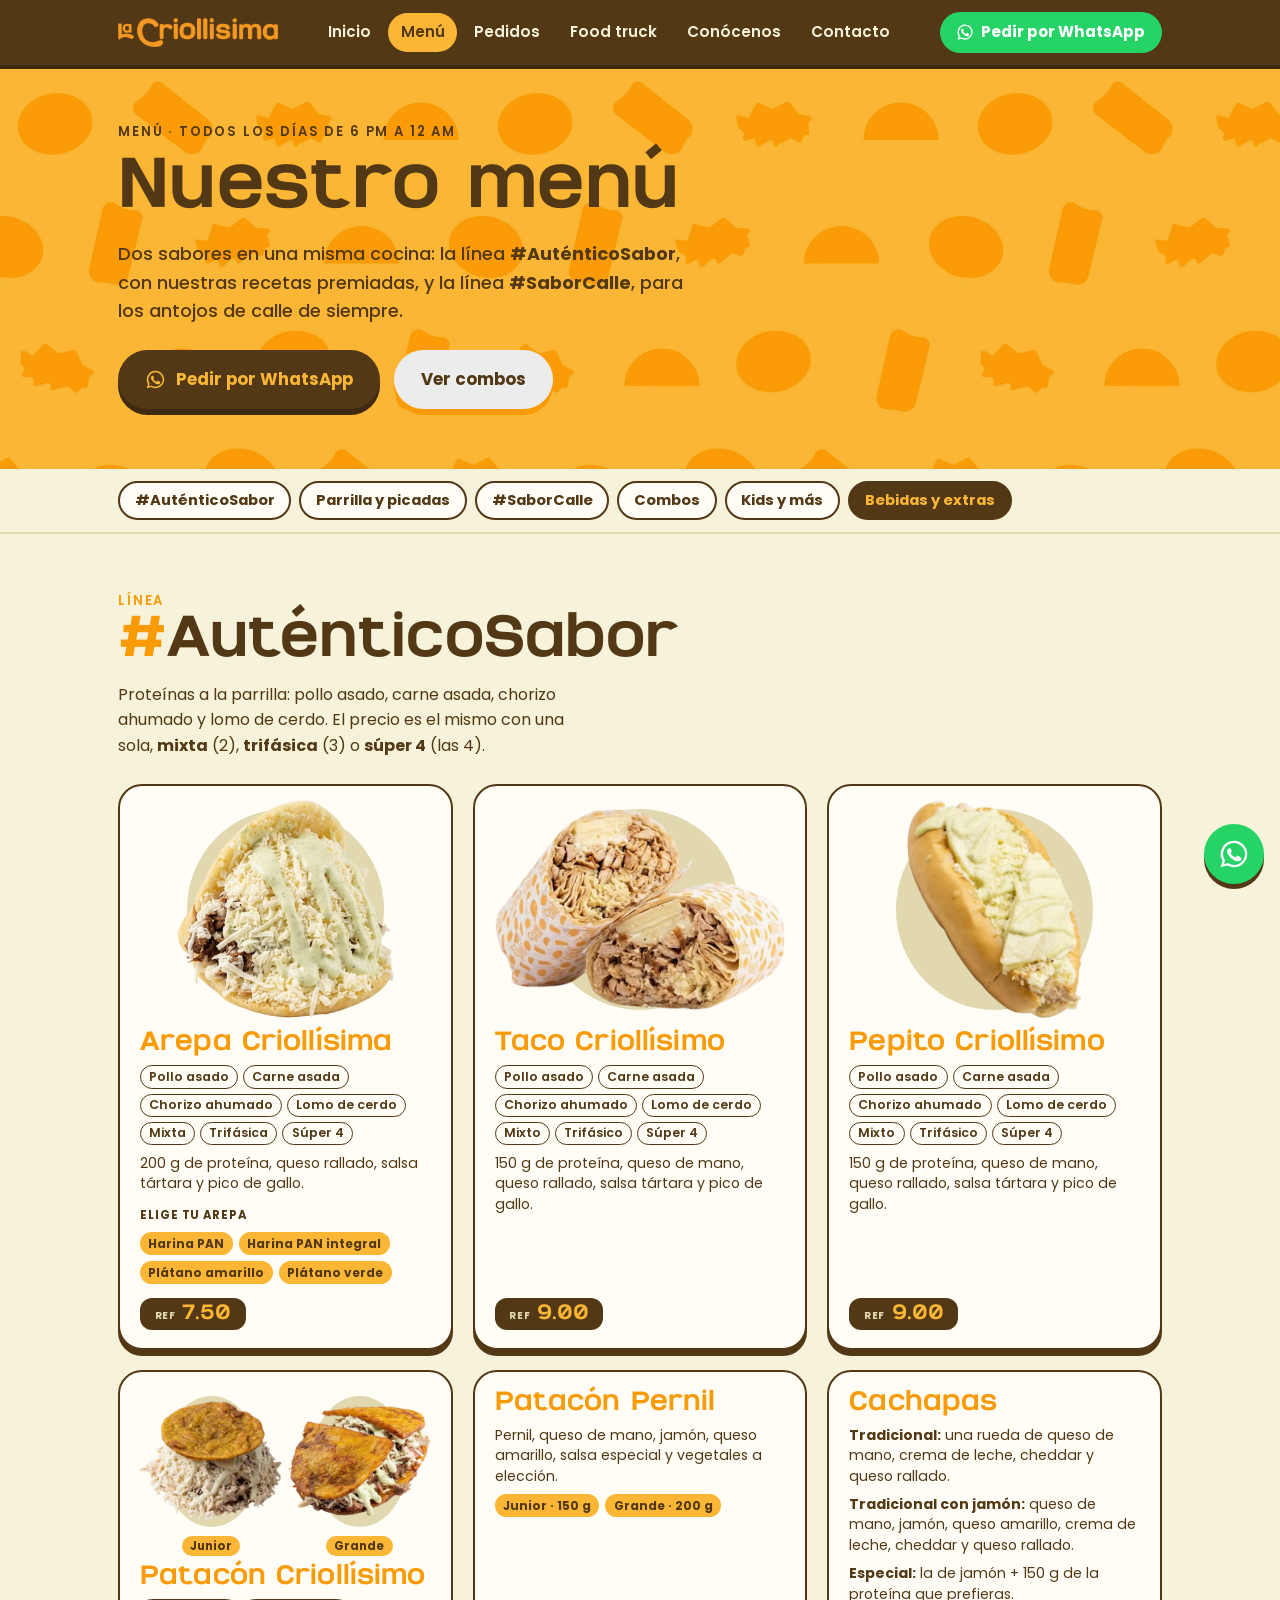
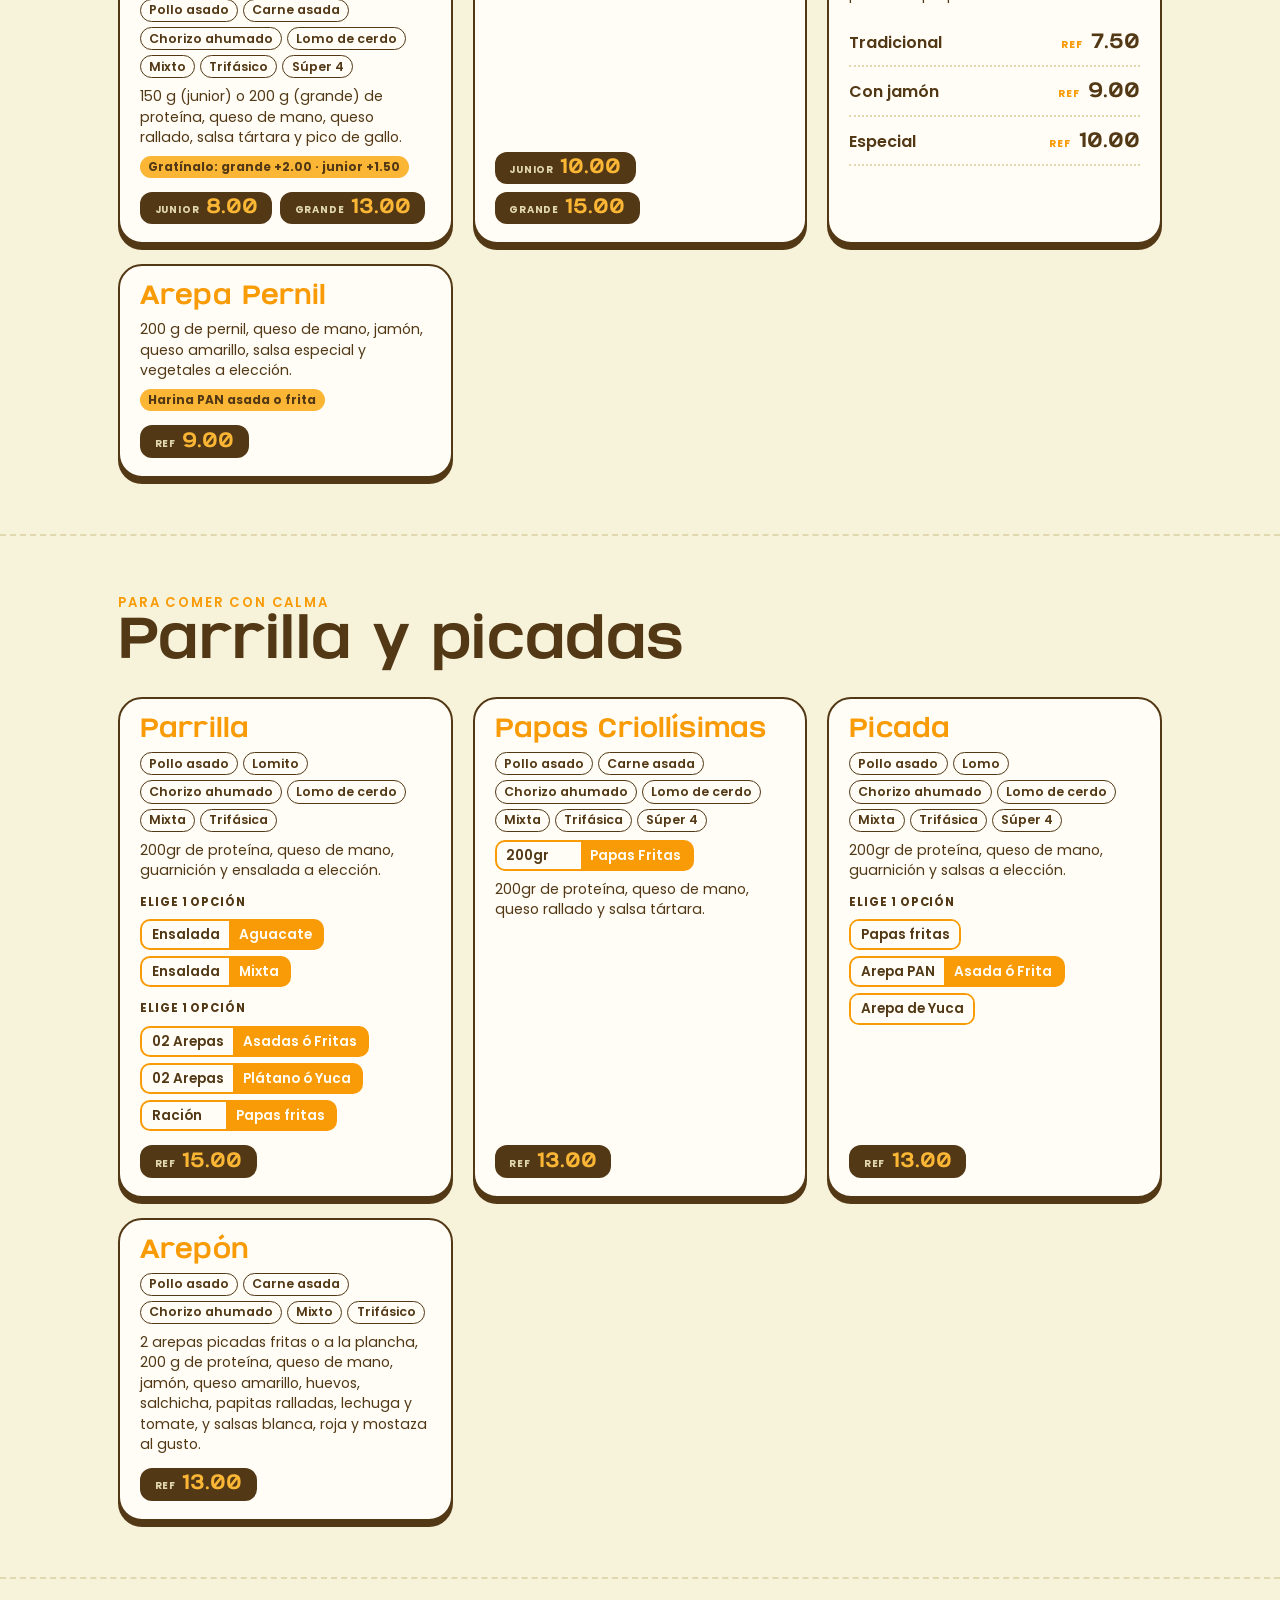
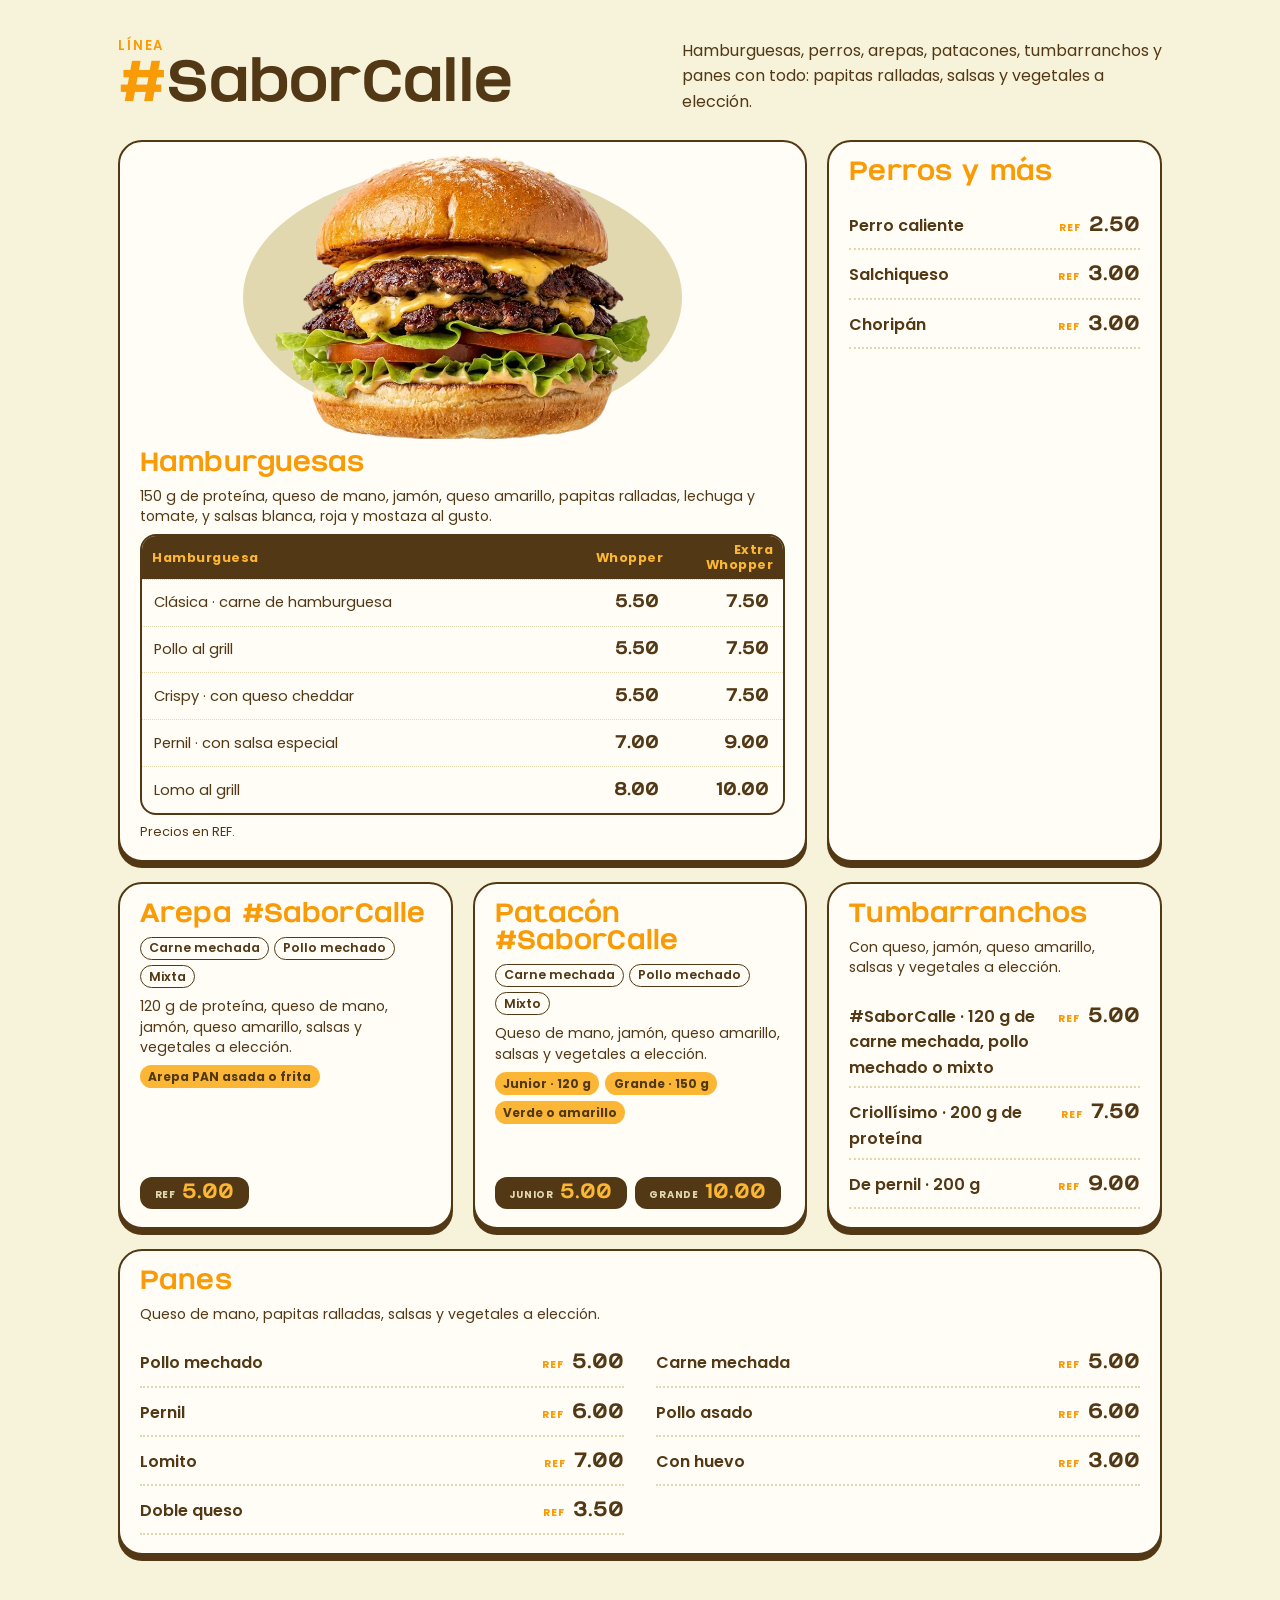
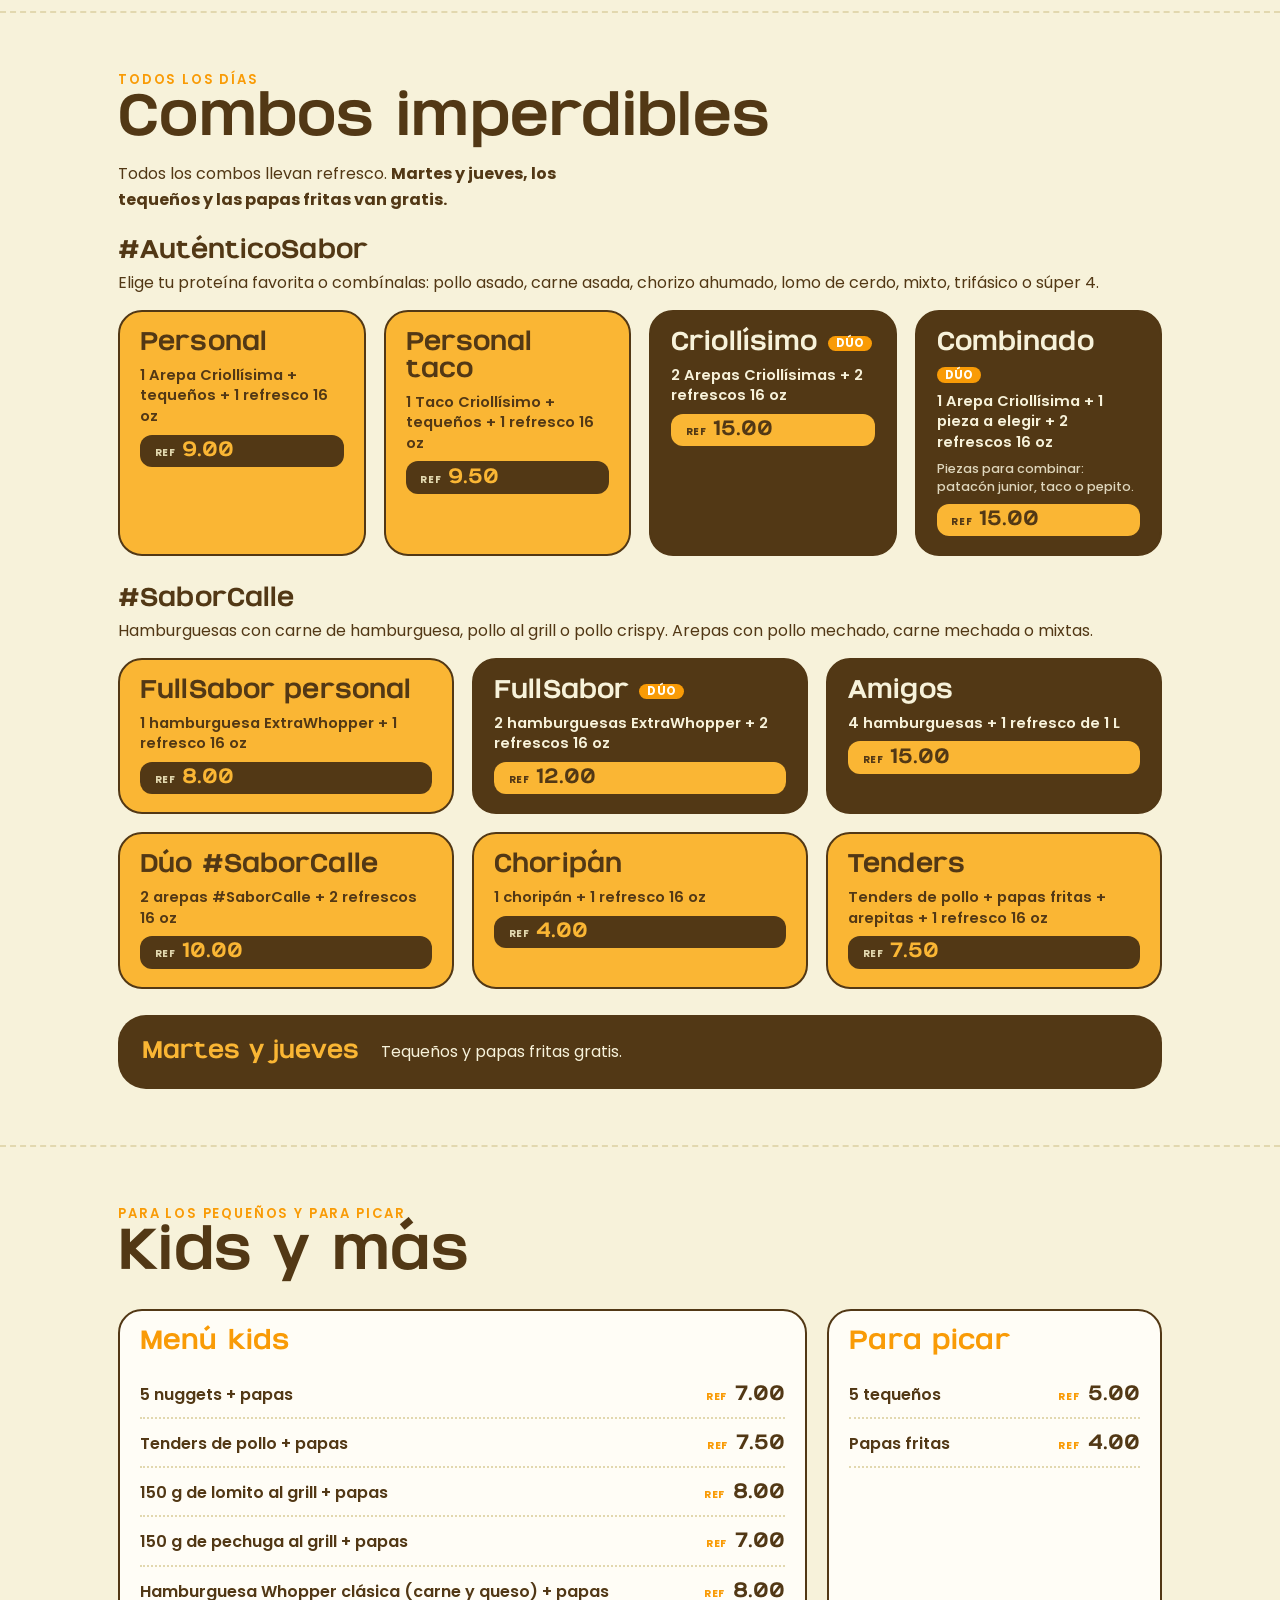
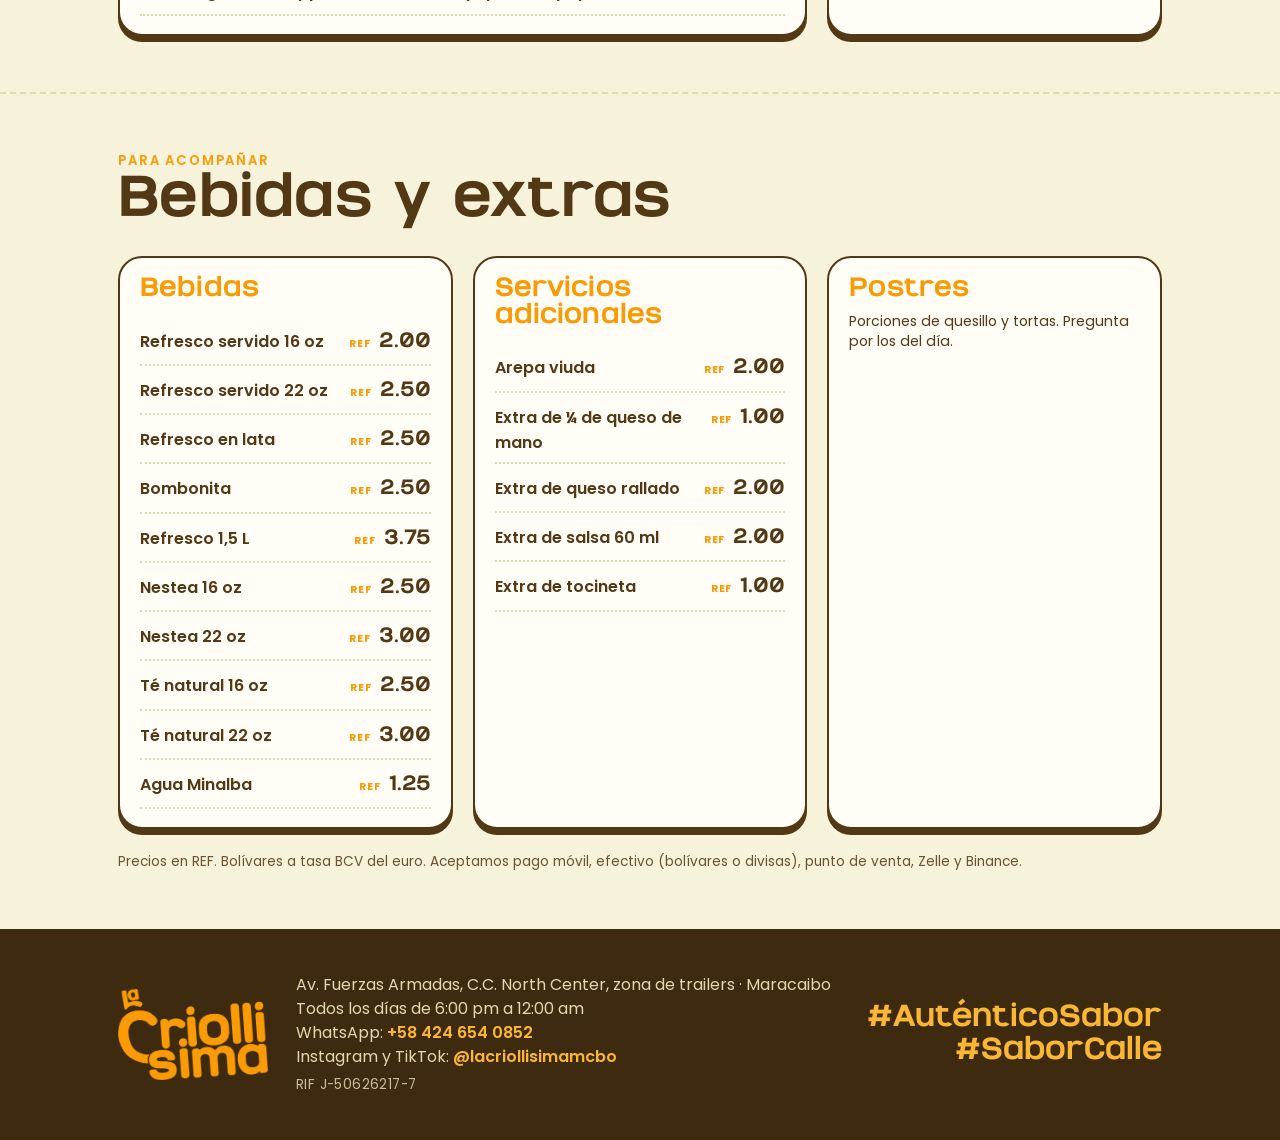
<file: menu.html>
<!doctype html>
<html lang="es">
<head>
<meta charset="utf-8">
<meta name="viewport" content="width=device-width,initial-scale=1,viewport-fit=cover">
<title>Menú · La Criollísima</title>
<meta name="description" content="Menú completo de La Criollísima: línea #AuténticoSabor, línea #SaborCalle, combos y menú kids.">
<link rel="canonical" href="https://lacriollisima.com/menu">
<meta property="og:type" content="website">
<meta property="og:url" content="https://lacriollisima.com/menu">
<meta property="og:title" content="Menú · La Criollísima">
<meta property="og:description" content="Menú completo de La Criollísima: línea #AuténticoSabor, línea #SaborCalle, combos y menú kids.">
<meta property="og:image" content="https://lacriollisima.com/img/vista-previa.jpg">
<meta property="og:image:width" content="1200">
<meta property="og:image:height" content="630">
<meta name="twitter:card" content="summary_large_image">
<meta name="theme-color" content="#523815">

<link rel="icon" href="img/icono.png">
<link rel="apple-touch-icon" href="img/icono.png">
<link rel="preconnect" href="https://fonts.googleapis.com">
<link rel="preconnect" href="https://fonts.gstatic.com" crossorigin>
<link rel="stylesheet" href="https://fonts.googleapis.com/css2?family=Poppins:wght@400;500;600;700&display=swap">
<link rel="stylesheet" href="assets/estilo.css">
</head>
<body>
<a class="saltar" href="#contenido">Saltar al contenido</a>
<header class="nav">
  <div class="wrap">
    <a class="marca" href="index.html"><img src="img/logo-horizontal.webp" alt="La Criollísima, ir al inicio" width="900" height="160"></a>
    <nav aria-label="Principal" class="nav-escritorio"><ul><li><a href="index.html">Inicio</a></li><li><a href="menu.html" aria-current="page">Menú</a></li><li><a href="delivery.html">Pedidos</a></li><li><a href="food-truck.html">Food truck</a></li><li><a href="conocenos.html">Conócenos</a></li><li><a href="contacto.html">Contacto</a></li></ul></nav>
    <a class="pedir" href="delivery.html#pedido" data-opciones aria-haspopup="dialog"><svg viewBox="0 0 24 24" fill="currentColor" aria-hidden="true"><path d="M12 2a10 10 0 0 0-8.6 15.1L2 22l5-1.3A10 10 0 1 0 12 2Zm0 18.2a8.2 8.2 0 0 1-4.2-1.2l-.3-.2-3 .8.8-2.9-.2-.3A8.2 8.2 0 1 1 12 20.2Zm4.5-6.1c-.2-.1-1.5-.7-1.7-.8-.2-.1-.4-.1-.6.1l-.8 1c-.1.2-.3.2-.5.1a6.7 6.7 0 0 1-3.3-2.9c-.3-.4.3-.4.7-1.3.1-.2 0-.3 0-.4l-.8-1.8c-.2-.5-.4-.4-.6-.4h-.5a1 1 0 0 0-.7.3 3 3 0 0 0-.9 2.2 5.2 5.2 0 0 0 1.1 2.7 11.8 11.8 0 0 0 4.5 4c1.7.7 2.3.8 3.2.6.5-.1 1.5-.6 1.7-1.2.2-.6.2-1.1.2-1.2-.1-.1-.3-.2-.5-.3Z"/></svg><span class="txt-largo">Pedir por WhatsApp</span><span class="txt-corto">Pedir</span></a>
  </div>
</header>
<nav class="tabbar" aria-label="Secciones"><a href="index.html"><svg viewBox="0 0 24 24" fill="none" stroke="currentColor" stroke-width="2" stroke-linecap="round" stroke-linejoin="round" aria-hidden="true"><path d="M3 11.5 12 4l9 7.5"/><path d="M5.5 10v10h13V10"/><path d="M10 20v-5h4v5"/></svg><span>Inicio</span></a><a href="menu.html" aria-current="page"><svg viewBox="0 0 24 24" fill="none" stroke="currentColor" stroke-width="2" stroke-linecap="round" stroke-linejoin="round" aria-hidden="true"><path d="M7 3v8M4.5 3v5a2.5 2.5 0 0 0 5 0V3M7 11v10"/><path d="M17 21V3c-2 1-3.5 3.5-3.5 7 0 2 1 3 3.5 3"/></svg><span>Menú</span></a><a href="delivery.html"><svg viewBox="0 0 24 24" fill="none" stroke="currentColor" stroke-width="2" stroke-linecap="round" stroke-linejoin="round" aria-hidden="true"><path d="M5 8h14l-1.2 12H6.2L5 8Z"/><path d="M9 8V6a3 3 0 0 1 6 0v2"/></svg><span>Pedidos</span></a><a href="food-truck.html"><svg viewBox="0 0 24 24" fill="none" stroke="currentColor" stroke-width="2" stroke-linecap="round" stroke-linejoin="round" aria-hidden="true"><path d="M2.5 16V7h11v9"/><path d="M13.5 10h4l3.5 3.5V16"/><circle cx="7" cy="17.5" r="2"/><circle cx="17" cy="17.5" r="2"/><path d="M9 17.5h6"/></svg><span>Food truck</span></a><a href="conocenos.html"><svg viewBox="0 0 24 24" fill="none" stroke="currentColor" stroke-width="2" stroke-linecap="round" stroke-linejoin="round" aria-hidden="true"><path d="M12 20s-7.5-4.6-7.5-10A4.3 4.3 0 0 1 12 7.4 4.3 4.3 0 0 1 19.5 10c0 5.4-7.5 10-7.5 10Z"/></svg><span>Conócenos</span></a><a href="contacto.html"><svg viewBox="0 0 24 24" fill="none" stroke="currentColor" stroke-width="2" stroke-linecap="round" stroke-linejoin="round" aria-hidden="true"><path d="M12 21s-6.5-6.4-6.5-11.5a6.5 6.5 0 0 1 13 0C18.5 14.6 12 21 12 21Z"/><circle cx="12" cy="9.5" r="2.3"/></svg><span>Contacto</span></a></nav>
<main id="contenido">
<section class="patron cabeza" aria-labelledby="t-menu">
  <div class="wrap">
    <p class="eyebrow">Menú · Todos los días de 6 pm a 12 am</p>
    <h1 id="t-menu">Nuestro menú</h1>
    <p class="lead">Dos sabores en una misma cocina: la línea <b>#AuténticoSabor</b>, con nuestras recetas premiadas, y la línea <b>#SaborCalle</b>, para los antojos de calle de siempre.</p>
    <div class="acciones">
      <a class="btn" href="delivery.html#pedido" data-opciones aria-haspopup="dialog"><svg viewBox="0 0 24 24" fill="currentColor" aria-hidden="true"><path d="M12 2a10 10 0 0 0-8.6 15.1L2 22l5-1.3A10 10 0 1 0 12 2Zm0 18.2a8.2 8.2 0 0 1-4.2-1.2l-.3-.2-3 .8.8-2.9-.2-.3A8.2 8.2 0 1 1 12 20.2Zm4.5-6.1c-.2-.1-1.5-.7-1.7-.8-.2-.1-.4-.1-.6.1l-.8 1c-.1.2-.3.2-.5.1a6.7 6.7 0 0 1-3.3-2.9c-.3-.4.3-.4.7-1.3.1-.2 0-.3 0-.4l-.8-1.8c-.2-.5-.4-.4-.6-.4h-.5a1 1 0 0 0-.7.3 3 3 0 0 0-.9 2.2 5.2 5.2 0 0 0 1.1 2.7 11.8 11.8 0 0 0 4.5 4c1.7.7 2.3.8 3.2.6.5-.1 1.5-.6 1.7-1.2.2-.6.2-1.1.2-1.2-.1-.1-.3-.2-.5-.3Z"/></svg>Pedir por WhatsApp</a>
      <a class="btn claro" href="#combos">Ver combos</a>
    </div>
  </div>
</section>

<nav class="pestanas" aria-label="Secciones del menú">
  <div class="wrap">
    <a href="#autentico">#AuténticoSabor</a>
    <a href="#parrilla">Parrilla y picadas</a>
    <a href="#saborcalle">#SaborCalle</a>
    <a href="#combos">Combos</a>
    <a href="#kids">Kids y más</a>
    <a href="#bebidas">Bebidas y extras</a>
  </div>
</nav>

<div class="menu">

<section class="linea" id="autentico" aria-labelledby="t-aut">
  <div class="wrap">
    <div class="linea-cab">
      <div>
        <p class="eyebrow" style="color:var(--naranja)">Línea</p>
        <h2 id="t-aut"><em>#</em>AuténticoSabor</h2>
      </div>
      <p>Proteínas a la parrilla: pollo asado, carne asada, chorizo ahumado y lomo de cerdo. El precio es el mismo con una sola, <b>mixta</b> (2), <b>trifásica</b> (3) o <b>súper 4</b> (las 4).</p>
    </div>
    <div class="carta">
      <article class="item">
        <div class="foto-p"><img src="img/arepa.webp" alt="Arepa Criollísima" width="720" height="724" loading="lazy"></div>
        <h3>Arepa Criollísima</h3>
        <div class="prot"><span>Pollo asado</span><span>Carne asada</span><span>Chorizo ahumado</span><span>Lomo de cerdo</span><span>Mixta</span><span>Trifásica</span><span>Súper 4</span></div>
        <p class="desc">200 g de proteína, queso rallado, salsa tártara y pico de gallo.</p>
        <p class="elige-t">Elige tu arepa</p>
        <div class="opc"><span>Harina PAN</span><span>Harina PAN integral</span><span>Plátano amarillo</span><span>Plátano verde</span></div>
        <div class="pie"><span class="ref"><small>REF</small>7.50</span></div>
      </article>
      <article class="item">
        <div class="foto-p"><img src="img/taco.webp" alt="Taco Criollísimo" width="720" height="497" loading="lazy"></div>
        <h3>Taco Criollísimo</h3>
        <div class="prot"><span>Pollo asado</span><span>Carne asada</span><span>Chorizo ahumado</span><span>Lomo de cerdo</span><span>Mixto</span><span>Trifásico</span><span>Súper 4</span></div>
        <p class="desc">150 g de proteína, queso de mano, queso rallado, salsa tártara y pico de gallo.</p>
        <div class="pie"><span class="ref"><small>REF</small>9.00</span></div>
      </article>
      <article class="item">
        <div class="foto-p"><img src="img/pepito.webp" alt="Pepito Criollísimo" width="720" height="897" loading="lazy"></div>
        <h3>Pepito Criollísimo</h3>
        <div class="prot"><span>Pollo asado</span><span>Carne asada</span><span>Chorizo ahumado</span><span>Lomo de cerdo</span><span>Mixto</span><span>Trifásico</span><span>Súper 4</span></div>
        <p class="desc">150 g de proteína, queso de mano, queso rallado, salsa tártara y pico de gallo.</p>
        <div class="pie"><span class="ref"><small>REF</small>9.00</span></div>
      </article>
      <article class="item">
        <div class="foto-doble">
          <figure><div class="foto-p"><img src="img/patacon-junior.webp" alt="Patacón Criollísimo junior" width="720" height="607" loading="lazy"></div><figcaption>Junior</figcaption></figure>
          <figure><div class="foto-p"><img src="img/patacon-grande.webp" alt="Patacón Criollísimo grande" width="720" height="554" loading="lazy"></div><figcaption>Grande</figcaption></figure>
        </div>
        <h3>Patacón Criollísimo</h3>
        <div class="prot"><span>Pollo asado</span><span>Carne asada</span><span>Chorizo ahumado</span><span>Lomo de cerdo</span><span>Mixto</span><span>Trifásico</span><span>Súper 4</span></div>
        <p class="desc">150 g (junior) o 200 g (grande) de proteína, queso de mano, queso rallado, salsa tártara y pico de gallo.</p>
        <div class="opc"><span>Gratínalo: grande +2.00 · junior +1.50</span></div>
        <div class="pie"><span class="ref"><small>JUNIOR</small>8.00</span><span class="ref"><small>GRANDE</small>13.00</span></div>
      </article>
      <article class="item">
        <h3>Patacón Pernil</h3>
        <p class="desc">Pernil, queso de mano, jamón, queso amarillo, salsa especial y vegetales a elección.</p>
        <div class="opc"><span>Junior · 150 g</span><span>Grande · 200 g</span></div>
        <div class="pie"><span class="ref"><small>JUNIOR</small>10.00</span><span class="ref"><small>GRANDE</small>15.00</span></div>
      </article>
      <article class="item">
        <h3>Cachapas</h3>
        <p class="desc"><b>Tradicional:</b> una rueda de queso de mano, crema de leche, cheddar y queso rallado.</p>
        <p class="desc"><b>Tradicional con jamón:</b> queso de mano, jamón, queso amarillo, crema de leche, cheddar y queso rallado.</p>
        <p class="desc"><b>Especial:</b> la de jamón + 150 g de la proteína que prefieras.</p>
        <ul class="con-precio">
          <li>Tradicional <b><small>REF</small> 7.50</b></li>
          <li>Con jamón <b><small>REF</small> 9.00</b></li>
          <li>Especial <b><small>REF</small> 10.00</b></li>
        </ul>
      </article>
      <article class="item">
        <h3>Arepa Pernil</h3>
        <p class="desc">200 g de pernil, queso de mano, jamón, queso amarillo, salsa especial y vegetales a elección.</p>
        <div class="opc"><span>Harina PAN asada o frita</span></div>
        <div class="pie"><span class="ref"><small>REF</small>9.00</span></div>
      </article>
    </div>
  </div>
</section>

<section class="linea" id="parrilla" aria-labelledby="t-par">
  <div class="wrap">
    <div class="linea-cab">
      <div>
        <p class="eyebrow" style="color:var(--naranja)">Para comer con calma</p>
        <h2 id="t-par">Parrilla y picadas</h2>
      </div>
    </div>
    <div class="carta">
      <article class="item">
        <h3>Parrilla</h3>
        <div class="prot"><span>Pollo asado</span><span>Lomito</span><span>Chorizo ahumado</span><span>Lomo de cerdo</span><span>Mixta</span><span>Trifásica</span></div>
        <p class="desc">200gr de proteína, queso de mano, guarnición y ensalada a elección.</p>
        <p class="elige-t">Elige 1 opción</p>
        <div class="elige"><span><i>Ensalada</i>Aguacate</span><span><i>Ensalada</i>Mixta</span></div>
        <p class="elige-t">Elige 1 opción</p>
        <div class="elige"><span><i>02 Arepas</i>Asadas ó Fritas</span><span><i>02 Arepas</i>Plátano ó Yuca</span><span><i>Ración</i>Papas fritas</span></div>
        <div class="pie"><span class="ref"><small>REF</small>15.00</span></div>
      </article>
      <article class="item">
        <h3>Papas Criollísimas</h3>
        <div class="prot"><span>Pollo asado</span><span>Carne asada</span><span>Chorizo ahumado</span><span>Lomo de cerdo</span><span>Mixta</span><span>Trifásica</span><span>Súper 4</span></div>
        <div class="elige"><span><i>200gr</i>Papas Fritas</span></div>
        <p class="desc">200gr de proteína, queso de mano, queso rallado y salsa tártara.</p>
        <div class="pie"><span class="ref"><small>REF</small>13.00</span></div>
      </article>
      <article class="item">
        <h3>Picada</h3>
        <div class="prot"><span>Pollo asado</span><span>Lomo</span><span>Chorizo ahumado</span><span>Lomo de cerdo</span><span>Mixta</span><span>Trifásica</span><span>Súper 4</span></div>
        <p class="desc">200gr de proteína, queso de mano, guarnición y salsas a elección.</p>
        <p class="elige-t">Elige 1 opción</p>
        <div class="elige"><span class="solo"><i>Papas fritas</i></span><span><i>Arepa PAN</i>Asada ó Frita</span><span class="solo"><i>Arepa de Yuca</i></span></div>
        <div class="pie"><span class="ref"><small>REF</small>13.00</span></div>
      </article>
      <article class="item">
        <h3>Arepón</h3>
        <div class="prot"><span>Pollo asado</span><span>Carne asada</span><span>Chorizo ahumado</span><span>Mixto</span><span>Trifásico</span></div>
        <p class="desc">2 arepas picadas fritas o a la plancha, 200 g de proteína, queso de mano, jamón, queso amarillo, huevos, salchicha, papitas ralladas, lechuga y tomate, y salsas blanca, roja y mostaza al gusto.</p>
        <div class="pie"><span class="ref"><small>REF</small>13.00</span></div>
      </article>
    </div>
  </div>
</section>

<section class="linea" id="saborcalle" aria-labelledby="t-sc">
  <div class="wrap">
    <div class="linea-cab">
      <div>
        <p class="eyebrow" style="color:var(--naranja)">Línea</p>
        <h2 id="t-sc"><em>#</em>SaborCalle</h2>
      </div>
      <p>Hamburguesas, perros, arepas, patacones, tumbarranchos y panes con todo: papitas ralladas, salsas y vegetales a elección.</p>
    </div>
    <div class="carta">
      <article class="item ancho">
        <div class="foto-p" style="aspect-ratio:16/7"><img src="img/hamburguesa-doble.webp" alt="Hamburguesa ExtraWhopper" width="720" height="543" loading="lazy"></div>
        <h3>Hamburguesas</h3>
        <p class="desc">150 g de proteína, queso de mano, jamón, queso amarillo, papitas ralladas, lechuga y tomate, y salsas blanca, roja y mostaza al gusto.</p>
        <div class="tabla-precios" role="table" aria-label="Precios de las hamburguesas">
          <div role="row" class="cab"><span role="columnheader">Hamburguesa</span><span role="columnheader">Whopper</span><span role="columnheader">Extra<wbr>Whopper</span></div>
          <div role="row"><span role="cell">Clásica · carne de hamburguesa</span><span role="cell">5.50</span><span role="cell">7.50</span></div>
          <div role="row"><span role="cell">Pollo al grill</span><span role="cell">5.50</span><span role="cell">7.50</span></div>
          <div role="row"><span role="cell">Crispy · con queso cheddar</span><span role="cell">5.50</span><span role="cell">7.50</span></div>
          <div role="row"><span role="cell">Pernil · con salsa especial</span><span role="cell">7.00</span><span role="cell">9.00</span></div>
          <div role="row"><span role="cell">Lomo al grill</span><span role="cell">8.00</span><span role="cell">10.00</span></div>
        </div>
        <p class="desc" style="font-size:.8rem">Precios en REF.</p>
      </article>
      <article class="item">
        <h3>Perros y más</h3>
        <ul class="con-precio">
          <li>Perro caliente <b><small>REF</small> 2.50</b></li>
          <li>Salchiqueso <b><small>REF</small> 3.00</b></li>
          <li>Choripán <b><small>REF</small> 3.00</b></li>
        </ul>
      </article>
      <article class="item">
        <h3>Arepa #SaborCalle</h3>
        <div class="prot"><span>Carne mechada</span><span>Pollo mechado</span><span>Mixta</span></div>
        <p class="desc">120 g de proteína, queso de mano, jamón, queso amarillo, salsas y vegetales a elección.</p>
        <div class="opc"><span>Arepa PAN asada o frita</span></div>
        <div class="pie"><span class="ref"><small>REF</small>5.00</span></div>
      </article>
      <article class="item">
        <h3>Patacón #SaborCalle</h3>
        <div class="prot"><span>Carne mechada</span><span>Pollo mechado</span><span>Mixto</span></div>
        <p class="desc">Queso de mano, jamón, queso amarillo, salsas y vegetales a elección.</p>
        <div class="opc"><span>Junior · 120 g</span><span>Grande · 150 g</span><span>Verde o amarillo</span></div>
        <div class="pie"><span class="ref"><small>JUNIOR</small>5.00</span><span class="ref"><small>GRANDE</small>10.00</span></div>
      </article>
      <article class="item">
        <h3>Tumbarranchos</h3>
        <p class="desc">Con queso, jamón, queso amarillo, salsas y vegetales a elección.</p>
        <ul class="con-precio">
          <li>#SaborCalle · 120 g de carne mechada, pollo mechado o mixto <b><small>REF</small> 5.00</b></li>
          <li>Criollísimo · 200 g de proteína <b><small>REF</small> 7.50</b></li>
          <li>De pernil · 200 g <b><small>REF</small> 9.00</b></li>
        </ul>
      </article>
      <article class="item lleno">
        <h3>Panes</h3>
        <p class="desc">Queso de mano, papitas ralladas, salsas y vegetales a elección.</p>
        <ul class="con-precio dos">
          <li>Pollo mechado <b><small>REF</small> 5.00</b></li>
          <li>Carne mechada <b><small>REF</small> 5.00</b></li>
          <li>Pernil <b><small>REF</small> 6.00</b></li>
          <li>Pollo asado <b><small>REF</small> 6.00</b></li>
          <li>Lomito <b><small>REF</small> 7.00</b></li>
          <li>Con huevo <b><small>REF</small> 3.00</b></li>
          <li>Doble queso <b><small>REF</small> 3.50</b></li>
        </ul>
      </article>
    </div>
  </div>
</section>

<section class="linea" id="combos" aria-labelledby="t-com">
  <div class="wrap">
    <div class="linea-cab">
      <div>
        <p class="eyebrow" style="color:var(--naranja)">Todos los días</p>
        <h2 id="t-com">Combos imperdibles</h2>
      </div>
      <p>Todos los combos llevan refresco. <b>Martes y jueves, los tequeños y las papas fritas van gratis.</b></p>
    </div>
    <h3 style="font-size:1.6rem;margin-bottom:6px">#AuténticoSabor</h3>
    <p class="desc" style="margin-bottom:14px">Elige tu proteína favorita o combínalas: pollo asado, carne asada, chorizo ahumado, lomo de cerdo, mixto, trifásico o súper 4.</p>
    <div class="combos-grid cuatro">
      <div class="combo-c"><h3>Personal</h3><p>1 Arepa Criollísima + tequeños + 1 refresco 16 oz</p><span class="ref"><small>REF</small>9.00</span></div>
      <div class="combo-c"><h3>Personal taco</h3><p>1 Taco Criollísimo + tequeños + 1 refresco 16 oz</p><span class="ref"><small>REF</small>9.50</span></div>
      <div class="combo-c oscuro"><h3>Criollísimo <small>DÚO</small></h3><p>2 Arepas Criollísimas + 2 refrescos 16 oz</p><span class="ref"><small>REF</small>15.00</span></div>
      <div class="combo-c oscuro"><h3>Combinado <small>DÚO</small></h3><p>1 Arepa Criollísima + 1 pieza a elegir + 2 refrescos 16 oz</p><p class="nota-c">Piezas para combinar: patacón junior, taco o pepito.</p><span class="ref"><small>REF</small>15.00</span></div>
    </div>
    <h3 style="font-size:1.6rem;margin:30px 0 6px">#SaborCalle</h3>
    <p class="desc" style="margin-bottom:14px">Hamburguesas con carne de hamburguesa, pollo al grill o pollo crispy. Arepas con pollo mechado, carne mechada o mixtas.</p>
    <div class="combos-grid">
      <div class="combo-c"><h3>FullSabor personal</h3><p>1 hamburguesa ExtraWhopper + 1 refresco 16 oz</p><span class="ref"><small>REF</small>8.00</span></div>
      <div class="combo-c oscuro"><h3>FullSabor <small>DÚO</small></h3><p>2 hamburguesas ExtraWhopper + 2 refrescos 16 oz</p><span class="ref"><small>REF</small>12.00</span></div>
      <div class="combo-c oscuro"><h3>Amigos</h3><p>4 hamburguesas + 1 refresco de 1 L</p><span class="ref"><small>REF</small>15.00</span></div>
      <div class="combo-c"><h3>Dúo #SaborCalle</h3><p>2 arepas #SaborCalle + 2 refrescos 16 oz</p><span class="ref"><small>REF</small>10.00</span></div>
      <div class="combo-c"><h3>Choripán</h3><p>1 choripán + 1 refresco 16 oz</p><span class="ref"><small>REF</small>4.00</span></div>
      <div class="combo-c"><h3>Tenders</h3><p>Tenders de pollo + papas fritas + arepitas + 1 refresco 16 oz</p><span class="ref"><small>REF</small>7.50</span></div>
    </div>
    <div class="aviso"><b>Martes y jueves</b><span>Tequeños y papas fritas gratis.</span></div>
  </div>
</section>

<section class="linea" id="kids" aria-labelledby="t-kids">
  <div class="wrap">
    <div class="linea-cab">
      <div>
        <p class="eyebrow" style="color:var(--naranja)">Para los pequeños y para picar</p>
        <h2 id="t-kids">Kids y más</h2>
      </div>
    </div>
    <div class="carta">
      <article class="item ancho">
        <h3>Menú kids</h3>
        <ul class="con-precio">
          <li>5 nuggets + papas <b><small>REF</small> 7.00</b></li>
          <li>Tenders de pollo + papas <b><small>REF</small> 7.50</b></li>
          <li>150 g de lomito al grill + papas <b><small>REF</small> 8.00</b></li>
          <li>150 g de pechuga al grill + papas <b><small>REF</small> 7.00</b></li>
          <li>Hamburguesa Whopper clásica (carne y queso) + papas <b><small>REF</small> 8.00</b></li>
        </ul>
      </article>
      <article class="item">
        <h3>Para picar</h3>
        <ul class="con-precio">
          <li>5 tequeños <b><small>REF</small> 5.00</b></li>
          <li>Papas fritas <b><small>REF</small> 4.00</b></li>
        </ul>
      </article>
    </div>
  </div>
</section>

<section class="linea" id="bebidas" aria-labelledby="t-beb">
  <div class="wrap">
    <div class="linea-cab">
      <div>
        <p class="eyebrow" style="color:var(--naranja)">Para acompañar</p>
        <h2 id="t-beb">Bebidas y extras</h2>
      </div>
    </div>
    <div class="carta">
      <article class="item">
        <h3>Bebidas</h3>
        <ul class="con-precio">
          <li>Refresco servido 16 oz <b><small>REF</small> 2.00</b></li>
          <li>Refresco servido 22 oz <b><small>REF</small> 2.50</b></li>
          <li>Refresco en lata <b><small>REF</small> 2.50</b></li>
          <li>Bombonita <b><small>REF</small> 2.50</b></li>
          <li>Refresco 1,5 L <b><small>REF</small> 3.75</b></li>
          <li>Nestea 16 oz <b><small>REF</small> 2.50</b></li>
          <li>Nestea 22 oz <b><small>REF</small> 3.00</b></li>
          <li>Té natural 16 oz <b><small>REF</small> 2.50</b></li>
          <li>Té natural 22 oz <b><small>REF</small> 3.00</b></li>
          <li>Agua Minalba <b><small>REF</small> 1.25</b></li>
        </ul>
      </article>
      <article class="item">
        <h3>Servicios adicionales</h3>
        <ul class="con-precio">
          <li>Arepa viuda <b><small>REF</small> 2.00</b></li>
          <li>Extra de ¼ de queso de mano <b><small>REF</small> 1.00</b></li>
          <li>Extra de queso rallado <b><small>REF</small> 2.00</b></li>
          <li>Extra de salsa 60 ml <b><small>REF</small> 2.00</b></li>
          <li>Extra de tocineta <b><small>REF</small> 1.00</b></li>
        </ul>
      </article>
      <article class="item">
        <h3>Postres</h3>
        <p class="desc">Porciones de quesillo y tortas. Pregunta por los del día.</p>
      </article>
    </div>
    <p class="nota" style="margin-top:22px">Precios en REF. Bolívares a tasa BCV del euro. Aceptamos pago móvil, efectivo (bolívares o divisas), punto de venta, Zelle y Binance.</p>
  </div>
</section>

</div>

</main>
<footer>
  <div class="wrap pie">
    <img src="img/logo-apilado.webp" alt="La Criollísima" width="700" height="421">
    <address>
      Av. Fuerzas Armadas, C.C. North Center, zona de trailers · Maracaibo<br>
      Todos los días de 6:00 pm a 12:00 am<br>
      WhatsApp: <a href="https://wa.me/584246540852" target="_blank" rel="noopener">+58 424 654 0852</a><br>
      Instagram y TikTok: <a href="https://www.instagram.com/lacriollisimamcbo/" target="_blank" rel="noopener">@lacriollisimamcbo</a><br>
      <span class="rif">RIF J-50626217-7</span>
    </address>
    <p class="lema">#AuténticoSabor<br>#SaborCalle</p>
  </div>
</footer>
<a class="flota" href="delivery.html#pedido" data-opciones aria-haspopup="dialog" aria-label="Pedir o escribir por WhatsApp"><svg viewBox="0 0 24 24" fill="currentColor" aria-hidden="true"><path d="M12 2a10 10 0 0 0-8.6 15.1L2 22l5-1.3A10 10 0 1 0 12 2Zm0 18.2a8.2 8.2 0 0 1-4.2-1.2l-.3-.2-3 .8.8-2.9-.2-.3A8.2 8.2 0 1 1 12 20.2Zm4.5-6.1c-.2-.1-1.5-.7-1.7-.8-.2-.1-.4-.1-.6.1l-.8 1c-.1.2-.3.2-.5.1a6.7 6.7 0 0 1-3.3-2.9c-.3-.4.3-.4.7-1.3.1-.2 0-.3 0-.4l-.8-1.8c-.2-.5-.4-.4-.6-.4h-.5a1 1 0 0 0-.7.3 3 3 0 0 0-.9 2.2 5.2 5.2 0 0 0 1.1 2.7 11.8 11.8 0 0 0 4.5 4c1.7.7 2.3.8 3.2.6.5-.1 1.5-.6 1.7-1.2.2-.6.2-1.1.2-1.2-.1-.1-.3-.2-.5-.3Z"/></svg></a>
<div class="hoja-fondo" hidden></div>
<div class="hoja" role="dialog" aria-modal="true" aria-labelledby="hoja-t" hidden>
  <div class="hoja-cab"><h2 id="hoja-t"><span class="inv">?</span>Cómo quieres pedir?</h2><button type="button" class="hoja-x" aria-label="Cerrar">✕</button></div>
  <a class="hoja-op" href="delivery.html?modo=delivery#pedido"><svg viewBox="0 0 24 24" fill="none" stroke="currentColor" stroke-width="2.2" stroke-linecap="round" stroke-linejoin="round" aria-hidden="true"><circle cx="5.5" cy="17" r="3"/><circle cx="18.5" cy="17" r="3"/><path d="M8.5 17h6l2-6h-4l-2 3H6M14 6h3l1.5 5"/></svg><span><b>Delivery</b>Te lo llevamos a casa</span></a>
  <a class="hoja-op" href="delivery.html?modo=pickup#pedido"><svg viewBox="0 0 24 24" fill="none" stroke="currentColor" stroke-width="2.2" stroke-linecap="round" stroke-linejoin="round" aria-hidden="true"><path d="M5 8h14l-1.2 12H6.2L5 8Z"/><path d="M9 8V6a3 3 0 0 1 6 0v2"/></svg><span><b>Pickup</b>Lo retiras en North Center</span></a>
  <a class="hoja-op chat" href="https://wa.me/584246540852" data-wa="Hola, La Criollísima. Tengo una consulta." target="_blank" rel="noopener"><svg viewBox="0 0 24 24" fill="currentColor" aria-hidden="true"><path d="M12 2a10 10 0 0 0-8.6 15.1L2 22l5-1.3A10 10 0 1 0 12 2Zm0 18.2a8.2 8.2 0 0 1-4.2-1.2l-.3-.2-3 .8.8-2.9-.2-.3A8.2 8.2 0 1 1 12 20.2Zm4.5-6.1c-.2-.1-1.5-.7-1.7-.8-.2-.1-.4-.1-.6.1l-.8 1c-.1.2-.3.2-.5.1a6.7 6.7 0 0 1-3.3-2.9c-.3-.4.3-.4.7-1.3.1-.2 0-.3 0-.4l-.8-1.8c-.2-.5-.4-.4-.6-.4h-.5a1 1 0 0 0-.7.3 3 3 0 0 0-.9 2.2 5.2 5.2 0 0 0 1.1 2.7 11.8 11.8 0 0 0 4.5 4c1.7.7 2.3.8 3.2.6.5-.1 1.5-.6 1.7-1.2.2-.6.2-1.1.2-1.2-.1-.1-.3-.2-.5-.3Z"/></svg><span><b>Chat</b>Escríbenos una consulta</span></a>
</div>
<script src="assets/sitio.js"></script>
</body>
</html>
</file>
<file: assets/estilo.css>
/* Layout: bandas a todo el ancho que alternan amarillo (marca), crema (menú) y marrón (premios, cotizar, pie); contenido a 1080px máx. Un solo look de marca, igual en tema claro y oscuro. */
@font-face{font-family:"Ballega";src:url("Ballega.otf") format("opentype");font-display:swap}
:root{
  --amarillo:#FAB634; --naranja:#F99B06; --marron:#523815; --marron-2:#3E2A0F;
  --crema:#F7F2DA; --crema-2:#E2D8AF; --gris:#ECECEC; --blanco:#FFFDF6;
  --display:"Ballega","Poppins",system-ui,sans-serif;
  --texto:"Poppins",system-ui,-apple-system,"Segoe UI",sans-serif;
  --r:28px; --sombra:0 10px 0 var(--marron);
  color-scheme:light;
}
*{box-sizing:border-box}
html{scroll-behavior:smooth}
body{margin:0;background:var(--amarillo);color:var(--marron);font-family:var(--texto);font-size:16px;line-height:1.6;-webkit-font-smoothing:antialiased;overflow-x:hidden}
img{max-width:100%;display:block}
a{color:inherit}
.wrap{max-width:1080px;margin:0 auto;padding-left:max(18px,env(safe-area-inset-left,0px));padding-right:max(18px,env(safe-area-inset-right,0px))}
.banda{padding-block:72px}
h1,h2,h3{font-family:var(--display);font-weight:400;line-height:1.02;margin:0;text-wrap:balance;letter-spacing:.005em}
h2{font-size:clamp(2.3rem,6vw,3.6rem)}
p{margin:0}
.eyebrow{font-weight:600;font-size:.82rem;letter-spacing:.14em;text-transform:uppercase}
.pildora{display:inline-flex;align-items:center;gap:.5em;background:var(--marron);color:var(--amarillo);border-radius:60px;padding:.45em 1.1em;font-weight:600;font-size:.92rem}
.btn{display:inline-flex;align-items:center;justify-content:center;gap:.6em;font-family:var(--texto);font-weight:700;font-size:1.05rem;text-decoration:none;border:0;cursor:pointer;border-radius:60px;padding:.95em 1.6em;background:var(--marron);color:var(--amarillo);box-shadow:0 6px 0 var(--marron-2);transition:transform .15s ease,box-shadow .15s ease}
.btn:hover{transform:translateY(-2px);box-shadow:0 8px 0 var(--marron-2)}
.btn:active{transform:translateY(4px);box-shadow:0 2px 0 var(--marron-2)}
.btn.claro{background:var(--gris);color:var(--marron);box-shadow:0 6px 0 var(--naranja)}
.btn:focus-visible,a:focus-visible,input:focus-visible,select:focus-visible,textarea:focus-visible,.chip input:focus-visible+span{outline:3px solid var(--naranja);outline-offset:3px}
.btn svg{width:1.25em;height:1.25em;flex:none}

/* Fondo de marca con el patrón de formas */
.patron{position:relative;isolation:isolate}
.patron::before{content:"";position:absolute;inset:0;z-index:-1;background:var(--amarillo) url("../img/patron.webp") 0 0/480px repeat;animation:deriva 60s linear infinite}
@keyframes deriva{to{background-position:480px 480px}}

/* Cabecera */
.top{display:flex;align-items:center;justify-content:space-between;gap:16px;padding-block:18px}
.top .logo{background:var(--marron);border-radius:60px;padding:12px 24px;box-shadow:0 5px 0 var(--marron-2)}
.top .logo img{width:170px;height:auto}
.top .btn{padding:.7em 1.2em;font-size:.95rem}

/* Portada */
.hero{padding-block:24px 64px}
.hero-grid{display:grid;grid-template-columns:1.05fr .95fr;gap:32px;align-items:center}
.hero h1{font-size:clamp(2.9rem,7.4vw,5.1rem);color:var(--marron)}
.hero h1 span{color:var(--blanco);-webkit-text-stroke:0;text-shadow:0 5px 0 var(--marron),3px 0 0 var(--marron),-3px 0 0 var(--marron),0 -3px 0 var(--marron),3px 5px 0 var(--marron),-3px 5px 0 var(--marron)}
.hero .lead{font-size:1.15rem;max-width:34ch;margin-top:20px;font-weight:500}
.hero .acciones{display:flex;flex-wrap:wrap;gap:14px;margin-top:28px}
.sellos{display:flex;flex-wrap:wrap;gap:10px;margin-top:28px}
.carrito{position:relative}
.carrito img{height:auto;width:100%;max-width:520px;margin-inline:auto;filter:drop-shadow(0 18px 0 rgba(82,56,21,.18));animation:flota 5s ease-in-out infinite}
.carrito .sol{position:absolute;inset:8% 6% auto auto;width:46%;aspect-ratio:1;border-radius:50%;background:var(--naranja);z-index:-1}
@keyframes flota{0%,100%{transform:translateY(0) rotate(-1deg)}50%{transform:translateY(-10px) rotate(1deg)}}

/* Datos rápidos */
.datos{background:var(--marron);color:var(--crema);padding-block:26px}
.datos ul{list-style:none;margin-block:0;padding-block:0;display:grid;grid-template-columns:repeat(4,1fr);gap:18px}
.datos li{display:flex;flex-direction:column;gap:2px}
.datos b{font-family:var(--display);font-weight:400;font-size:2.3rem;line-height:1;color:var(--amarillo)}
.datos span{font-size:.9rem;line-height:1.35}

/* Quiénes somos */
.somos{background:var(--crema)}
.somos-grid{display:grid;grid-template-columns:1fr 1fr;gap:48px;align-items:center}
.somos h2{margin-block:10px 20px;color:var(--marron)}
.somos h2 em{font-style:normal;color:var(--naranja)}
.somos p+p{margin-top:14px}
.somos .texto{max-width:60ch;min-width:0}
.foto{position:relative}
.foto img{height:auto;border-radius:var(--r);box-shadow:var(--sombra);aspect-ratio:3/2;object-fit:cover;width:100%}
.foto figcaption{position:absolute;left:16px;bottom:-18px;display:flex;align-items:center;gap:.5em;background:var(--amarillo);border-radius:18px;padding:.6em 1em;font-weight:600;font-size:.9rem;line-height:1.3;box-shadow:0 5px 0 var(--marron)}
.foto figcaption svg{width:22px;height:22px;flex:none;color:var(--naranja)}

/* Premios */
.premios{background:var(--marron);color:var(--crema);overflow:hidden}
.premios-grid{display:grid;grid-template-columns:.9fr 1.1fr;gap:40px;align-items:center}
.premios h2{color:var(--amarillo)}
.premios p{margin-top:18px;max-width:54ch}
.copas{display:flex;gap:12px;margin-top:26px;flex-wrap:wrap}
.copa{border:2px solid var(--crema-2);border-radius:60px;padding:.4em 1em;font-weight:600;font-size:.9rem}
.copa.oro{background:var(--amarillo);border-color:var(--amarillo);color:var(--marron)}
.trofeos img{height:auto;width:100%;max-width:560px;margin-inline:auto;filter:drop-shadow(0 30px 40px rgba(0,0,0,.45))}

/* Menú */
.menu{background:var(--crema)}
.menu-cab{display:flex;flex-wrap:wrap;align-items:end;justify-content:space-between;gap:20px;margin-bottom:34px}
.menu-cab p{max-width:46ch}
.proteinas{display:flex;flex-wrap:wrap;gap:8px;margin-top:14px}
.proteinas span{background:var(--blanco);border:2px solid var(--marron);border-radius:60px;padding:.25em .9em;font-weight:600;font-size:.88rem}
.platos{display:grid;grid-template-columns:repeat(2,1fr);gap:26px}
.plato{position:relative;display:grid;grid-template-columns:44% 1fr;gap:14px;align-items:center;background:var(--blanco);border-radius:var(--r);padding:22px;box-shadow:0 8px 0 var(--marron);border:2px solid var(--marron);transition:transform .2s ease}
.plato:hover{transform:translateY(-4px) rotate(-.4deg)}
.plato .img{position:relative;aspect-ratio:1;display:grid;place-items:center}
.plato .img::before{content:"";position:absolute;inset:6%;border-radius:50%;background:var(--crema-2)}
.plato .img img{position:absolute;inset:4%;width:92%;height:92%;object-fit:contain;transition:transform .3s ease}
.plato:hover .img img{transform:rotate(-6deg) scale(1.05)}
.plato > div:last-child{min-width:0}
.plato h3{font-size:1.9rem;color:var(--naranja);margin-bottom:6px}
.plato .desc{font-size:.92rem;line-height:1.45}
.precio{display:inline-flex;align-items:baseline;gap:.3em;margin-top:12px;background:var(--marron);color:var(--amarillo);border-radius:14px;padding:.25em .8em;font-family:var(--display);font-size:1.6rem;line-height:1.2;font-variant-numeric:tabular-nums}
.precio small{font-family:var(--texto);font-size:.7rem;font-weight:600;letter-spacing:.08em;color:var(--crema-2)}
.precios-dobles{display:flex;flex-wrap:wrap;gap:8px}
.etiquetas{display:flex;flex-wrap:wrap;gap:6px;margin-top:10px}
.etiquetas span{font-size:.75rem;font-weight:600;border-radius:60px;padding:.15em .7em;background:var(--amarillo)}
.combos{display:grid;grid-template-columns:repeat(3,1fr);gap:16px;margin-top:34px}
.combo{background:var(--amarillo);border-radius:22px;padding:18px 20px;border:2px solid var(--marron)}
.combo b{font-family:var(--display);font-weight:400;font-size:1.7rem;display:block;line-height:1.1}
.combo span{font-size:.9rem}
.otros{margin-top:34px;background:var(--marron);color:var(--crema);border-radius:var(--r);padding:22px 26px;display:flex;flex-wrap:wrap;align-items:center;gap:14px 34px}
.otros h3{font-size:2.4rem;color:var(--amarillo)}
.otros ul{list-style:none;margin:0;padding:0;min-width:0;display:flex;flex-wrap:wrap;gap:10px 28px}
.otros li{font-weight:600}
.otros li b{color:var(--amarillo);font-variant-numeric:tabular-nums;margin-left:.3em}
.nota{margin-top:16px;font-size:.85rem;opacity:.85}

/* Cómo funciona + para qué eventos */
.pasos{display:grid;grid-template-columns:repeat(3,1fr);gap:22px;margin-top:34px;counter-reset:paso}
.paso{background:var(--gris);border-radius:var(--r);padding:26px;box-shadow:0 10px 0 var(--marron);min-width:0}
.paso::before{counter-increment:paso;content:counter(paso);display:grid;place-items:center;width:52px;height:52px;border-radius:50%;background:var(--naranja);color:var(--blanco);font-family:var(--display);font-size:1.9rem;margin-bottom:14px}
.paso h3{font-size:1.7rem;margin-bottom:6px}
.eventos{display:flex;flex-wrap:wrap;gap:10px;margin-top:40px}
.eventos span{background:var(--marron);color:var(--amarillo);border-radius:60px;padding:.5em 1.1em;font-weight:600}

/* Hamburguesa, panes y kids */
.plato.ancho{grid-column:1/-1;grid-template-columns:1.1fr 1fr}
.dos-fotos{display:grid;grid-template-columns:1fr 1fr;gap:12px}
.dos-fotos figure{margin:0;display:flex;flex-direction:column;align-items:center;gap:8px}
.dos-fotos .foto-c{position:relative;width:100%;aspect-ratio:1;display:grid;place-items:center}
.dos-fotos .foto-c::before{content:"";position:absolute;inset:6%;border-radius:50%;background:var(--crema-2)}
.dos-fotos img{position:relative;width:96%;height:auto;object-fit:contain}
.dos-fotos figcaption{font-weight:700;font-size:.85rem;background:var(--amarillo);border-radius:60px;padding:.15em .9em}
.lista-prot{display:flex;flex-wrap:wrap;gap:6px;margin-block:4px 10px}
.lista-prot span{border:2px solid var(--marron);border-radius:60px;padding:.1em .75em;font-weight:600;font-size:.82rem;background:var(--blanco)}
.extras{display:grid;grid-template-columns:1fr 1fr;gap:22px;margin-top:34px}
.extra{background:var(--blanco);border:2px solid var(--marron);border-radius:var(--r);box-shadow:0 8px 0 var(--marron);padding:22px 24px;min-width:0}
.extra h3{font-size:2rem;color:var(--naranja);margin-bottom:8px}
.extra h4{font-size:.8rem;letter-spacing:.12em;text-transform:uppercase;margin:14px 0 6px}
.extra .desc{font-size:.9rem;margin-top:8px}
.platos.hamb{margin-top:34px}
.con-precio{list-style:none;margin:14px 0 0;padding:0;display:grid;gap:8px}
.con-precio li{display:flex;justify-content:space-between;align-items:baseline;gap:12px;border-bottom:2px dotted var(--crema-2);padding-bottom:6px;font-weight:600}
.con-precio b{font-family:var(--display);font-weight:400;font-size:1.3rem;color:var(--marron);white-space:nowrap;font-variant-numeric:tabular-nums}
.con-precio small{font-family:var(--texto);font-size:.65rem;font-weight:700;letter-spacing:.08em;color:var(--naranja)}
.incluye{display:inline-block;margin-top:12px;background:var(--naranja);color:var(--blanco);border-radius:60px;padding:.25em .9em;font-weight:700;font-size:.85rem}
@media (max-width:860px){.plato.ancho{grid-template-columns:1fr}.extras{grid-template-columns:1fr}}

/* Medidas */
.medidas{margin-top:40px;background:var(--crema);border:2px solid var(--marron);border-radius:var(--r);box-shadow:0 10px 0 var(--marron);padding:26px;display:grid;grid-template-columns:.85fr 1.15fr;gap:28px;align-items:center}
.medidas > div{min-width:0}
.medidas h3{font-size:2rem;margin-block:6px 10px}
.medidas .cifras{display:flex;flex-wrap:wrap;gap:10px;margin-top:16px}
.medidas .cifras span{background:var(--marron);color:var(--amarillo);border-radius:14px;padding:.35em .9em;font-weight:600}
.medidas .cifras b{font-family:var(--display);font-weight:400;font-size:1.5rem;margin-right:.2em}
.plano{width:100%;height:auto;display:block}
.plano text{font-family:var(--texto);font-weight:700;fill:var(--marron)}
@media (max-width:860px){.medidas{grid-template-columns:1fr}}

/* Cotizar */
.cotizar{background:var(--marron);color:var(--crema)}
.cot-grid{display:grid;grid-template-columns:.8fr 1.2fr;gap:44px;align-items:start}
.cotizar h2{color:var(--amarillo)}
.cotizar .intro p{margin-top:16px}
.mascota{height:auto;width:min(250px,62%);margin-top:30px;background:var(--naranja);border-radius:50%;padding:22px 26px 10px;animation:saluda 3.2s ease-in-out infinite;transform-origin:50% 90%}
@keyframes saluda{0%,100%{transform:rotate(-3deg)}50%{transform:rotate(3deg)}}
form{background:var(--crema);color:var(--marron);border-radius:var(--r);padding:26px;box-shadow:0 10px 0 var(--naranja);display:grid;grid-template-columns:1fr 1fr;gap:16px}
.campo{display:flex;flex-direction:column;gap:6px;min-width:0}
.campo.ancho{grid-column:1/-1}
label,.legend{font-weight:600;font-size:.9rem}
input,select,textarea{font:inherit;color:var(--marron);background:var(--blanco);border:2px solid var(--marron);border-radius:14px;padding:.6em .8em;width:100%;min-width:0}
textarea{min-height:84px;resize:vertical}
fieldset{border:0;margin:0;padding:0;grid-column:1/-1;min-width:0}
.chips{display:flex;flex-wrap:wrap;gap:8px;margin-top:8px}
.chip{position:relative;cursor:pointer}
.chip input{position:absolute;opacity:0;width:1px;height:1px}
.chip span{display:inline-block;border:2px solid var(--marron);border-radius:60px;padding:.35em .95em;font-weight:600;font-size:.9rem;background:var(--blanco);transition:background .15s,color .15s}
.chip input:checked+span{background:var(--marron);color:var(--amarillo)}
.form-pie{grid-column:1/-1;display:flex;flex-wrap:wrap;align-items:center;gap:14px;justify-content:space-between}
.form-pie small{font-size:.82rem;max-width:36ch;line-height:1.4}
.preview{grid-column:1/-1;background:var(--blanco);border:2px dashed var(--crema-2);border-radius:14px;padding:12px 14px;font-size:.85rem;white-space:pre-wrap;line-height:1.45;max-height:180px;overflow:auto}
.numero{display:flex;flex-wrap:wrap;align-items:center;gap:10px;margin-top:20px}
.numero code{font-family:var(--texto);font-weight:700;font-size:1.15rem;color:var(--amarillo);user-select:all}
.copiar{font:inherit;font-size:.85rem;font-weight:600;background:transparent;color:var(--crema);border:2px solid var(--crema-2);border-radius:60px;padding:.3em .9em;cursor:pointer}

/* Pie */
footer{background:var(--marron-2);color:var(--crema-2);padding-block:44px}
.pie{display:grid;grid-template-columns:auto 1fr auto;gap:28px;align-items:center}
.pie img{width:150px;height:auto}
.pie address{font-style:normal;line-height:1.5}
.pie .lema{font-family:var(--display);font-size:1.9rem;color:var(--amarillo);text-align:right;line-height:1.1}
.pie a{color:var(--amarillo);font-weight:600;text-decoration:none}

/* Botón flotante de WhatsApp */
.flota{position:fixed;right:calc(16px + env(safe-area-inset-right,0px));bottom:calc(16px + env(safe-area-inset-bottom,0px));z-index:20;width:60px;height:60px;border-radius:50%;background:#25D366;color:#fff;display:grid;place-items:center;box-shadow:0 5px 0 var(--marron);transition:transform .15s}
.flota:hover{transform:scale(1.07)}
.flota svg{width:32px;height:32px}

@media (max-width:860px){
  .hero-grid,.somos-grid,.premios-grid,.cot-grid,.pie{grid-template-columns:1fr}
  .carrito{order:-1}
  .carrito img{max-width:380px}
  .datos ul{grid-template-columns:repeat(2,1fr)}
  .platos,.pasos,.combos{grid-template-columns:1fr}
  .pie .lema{text-align:left}
  .trofeos{order:-1}
  .banda{padding-block:56px}
}
@media (max-width:520px){
  .top .logo img{width:120px}
  .top .logo{padding:10px 16px}
  .top .btn span{display:none}
  .plato{grid-template-columns:1fr;text-align:left}
  .plato .img{max-width:230px;margin-inline:auto;width:100%}
  form{grid-template-columns:1fr;padding:20px}
  .datos b{font-size:1.9rem}
}
@media (prefers-reduced-motion:reduce){
  *,*::before,*::after{animation:none!important;transition:none!important}
  html{scroll-behavior:auto}
}
/* Versión PDF */
.solo-pdf{display:none}
html.pdf .flota,html.pdf form,html.pdf .numero .copiar{display:none}
html.pdf .solo-pdf{display:flex}
html.pdf p.solo-pdf{display:block}
html.pdf .solo-web{display:none}
html.pdf .cot-grid{grid-template-columns:1fr}
html.pdf .cotizar .intro{display:grid;grid-template-columns:1fr 240px;column-gap:48px;align-content:start}
html.pdf .cotizar .intro>*{grid-column:1}
html.pdf .mascota{grid-column:2!important;grid-row:1/span 7;align-self:center;width:240px;margin:0}
html.pdf .patron::before,html.pdf .carrito img,html.pdf .mascota{animation:none}

/* ===== Sitio de varias páginas ===== */
.sr{position:absolute;width:1px;height:1px;overflow:hidden;clip:rect(0 0 0 0);white-space:nowrap}
.saltar{position:absolute;left:12px;top:-60px;z-index:50;background:var(--marron);color:var(--amarillo);padding:.5em 1em;border-radius:12px;font-weight:700}
.saltar:focus{top:12px}
body::before{content:"";position:fixed;inset:0 0 auto;height:env(safe-area-inset-top,0px);z-index:40;background:var(--marron)}
.nav{position:sticky;top:env(safe-area-inset-top,0px);z-index:30;background:var(--marron);color:var(--crema);box-shadow:0 4px 0 var(--marron-2)}
.nav .wrap{display:flex;align-items:center;justify-content:space-between;gap:16px;padding-block:12px}
.nav .marca img{width:160px;height:auto}
.nav ul{list-style:none;margin:0;padding:0;display:flex;align-items:center;gap:4px}
.nav ul a{display:block;text-decoration:none;font-weight:600;font-size:.95rem;padding:.5em .85em;border-radius:60px;color:var(--crema)}
.nav ul a:hover{background:rgba(250,182,52,.15)}
.nav ul a[aria-current="page"]{background:var(--amarillo);color:var(--marron)}
.nav .pedir{background:#25D366;color:#fff;font-weight:700;text-decoration:none;border-radius:60px;padding:.55em 1.1em;font-size:.95rem;white-space:nowrap}
.nav .menu-btn{display:none;background:transparent;border:2px solid var(--crema-2);color:var(--crema);border-radius:12px;padding:.4em .7em;font:inherit;font-weight:700;cursor:pointer}
@media (max-width:980px){
  .nav .menu-btn{display:inline-flex;align-items:center;gap:.4em}
  .nav .pedir{display:none}
  .nav ul{display:none;position:absolute;left:0;right:0;top:100%;flex-direction:column;align-items:stretch;gap:2px;background:var(--marron);padding:10px max(16px,env(safe-area-inset-left,0px)) 18px;box-shadow:0 6px 0 var(--marron-2)}
  .nav.abierto ul{display:flex}
  .nav ul a{padding:.8em 1em;font-size:1.05rem}
  .nav .marca img{width:130px}
}
/* Cabecera de páginas interiores */
.cabeza{padding-block:56px 60px}
.cabeza h1{font-size:clamp(2.6rem,7vw,4.4rem);margin-top:10px}
.cabeza .lead{font-size:1.12rem;max-width:52ch;margin-top:16px;font-weight:500}
.cabeza .acciones{display:flex;flex-wrap:wrap;gap:14px;margin-top:24px}
/* Inicio */
.inicio-hero{padding-block:40px 70px}
.inicio-grid{display:grid;grid-template-columns:1.05fr .95fr;gap:30px;align-items:center}
.inicio-hero h1{font-size:clamp(3rem,7.6vw,5.4rem)}
.inicio-hero h1 span{color:var(--blanco);text-shadow:0 5px 0 var(--marron),3px 0 0 var(--marron),-3px 0 0 var(--marron),0 -3px 0 var(--marron),3px 5px 0 var(--marron),-3px 5px 0 var(--marron)}
.inicio-hero .lead{font-size:1.15rem;max-width:36ch;margin-top:18px;font-weight:500}
.inicio-hero .acciones{display:flex;flex-wrap:wrap;gap:14px;margin-top:26px}
.plato-hero{position:relative;max-width:520px;margin-inline:auto;width:100%}
.plato-hero::before{content:"";position:absolute;inset:6%;border-radius:50%;background:var(--crema-2);box-shadow:0 14px 0 var(--marron)}
.plato-hero img{position:relative;width:100%;height:auto;animation:flota 5s ease-in-out infinite}
.plato-hero .sello{position:absolute;right:0;top:4%;background:var(--marron);color:var(--amarillo);font-family:var(--display);font-size:1.5rem;line-height:1;border-radius:50%;width:130px;height:130px;display:grid;place-items:center;text-align:center;transform:rotate(10deg);box-shadow:0 6px 0 var(--marron-2)}
.franja{background:var(--marron);color:var(--crema);padding-block:22px}
.franja ul{list-style:none;margin-block:0;padding-block:0;display:grid;grid-template-columns:repeat(3,1fr);gap:16px}
.franja li{display:flex;align-items:center;gap:12px;min-width:0}
.franja svg{width:30px;height:30px;flex:none;color:var(--amarillo)}
.franja b{display:block;color:var(--amarillo);font-family:var(--display);font-weight:400;font-size:1.35rem;line-height:1.1}
.franja span{font-size:.9rem;line-height:1.35}
.puertas{display:grid;grid-template-columns:repeat(4,1fr);gap:20px;margin-top:30px}
.puerta{display:flex;flex-direction:column;gap:10px;text-decoration:none;background:var(--blanco);border:2px solid var(--marron);border-radius:var(--r);box-shadow:0 8px 0 var(--marron);padding:20px;transition:transform .2s ease}
.puerta:hover{transform:translateY(-4px) rotate(-.5deg)}
.puerta .ico{aspect-ratio:1;border-radius:50%;background:var(--crema-2);display:grid;place-items:center;width:100%;max-width:170px;margin-inline:auto}
.puerta .ico img{width:88%;height:auto}
.puerta h3{font-size:1.8rem;color:var(--naranja)}
.puerta p{font-size:.92rem;line-height:1.45}
.puerta .ir{margin-top:auto;font-weight:700}
.promo{background:var(--naranja);color:var(--marron)}
.promo .wrap{display:grid;grid-template-columns:auto 1fr auto;gap:28px;align-items:center}
.promo img{width:150px;height:auto}
.promo h2{font-size:clamp(2rem,5vw,3.2rem);color:var(--blanco);text-shadow:0 4px 0 var(--marron)}
.promo p{font-weight:600;margin-top:8px}
@media (max-width:980px){.puertas{grid-template-columns:repeat(2,1fr)}}
@media (max-width:860px){.inicio-grid{grid-template-columns:1fr}.plato-hero{max-width:380px}.franja ul{grid-template-columns:1fr}.promo .wrap{grid-template-columns:1fr;text-align:center;justify-items:center}}
@media (max-width:520px){.puertas{grid-template-columns:1fr}.plato-hero .sello{width:100px;height:100px;font-size:1.15rem}}
/* Menú completo */
.pestanas{position:sticky;top:calc(env(safe-area-inset-top,0px) + 66px);z-index:20;background:var(--crema);border-bottom:2px solid var(--crema-2)}
.pestanas .wrap{display:flex;gap:8px;overflow-x:auto;padding-block:12px;scrollbar-width:none}
.pestanas a{flex:none;text-decoration:none;font-weight:700;border:2px solid var(--marron);border-radius:60px;padding:.4em 1em;background:var(--blanco);font-size:.92rem}
.pestanas a:hover,.pestanas a.activa{background:var(--marron);color:var(--amarillo)}
.linea{padding-block:56px}
.linea + .linea{border-top:2px dashed var(--crema-2)}
.linea-cab{display:flex;flex-wrap:wrap;align-items:end;justify-content:space-between;gap:12px 24px;margin-bottom:26px}
.linea-cab h2 em{font-style:normal;color:var(--naranja)}
.linea-cab p{max-width:48ch}
.carta{display:grid;grid-template-columns:repeat(3,1fr);gap:20px}
.item{background:var(--blanco);border:2px solid var(--marron);border-radius:24px;box-shadow:0 6px 0 var(--marron);padding:18px 20px;display:flex;flex-direction:column;gap:8px;min-width:0}
.item .foto-p{aspect-ratio:4/3;display:grid;place-items:center;position:relative;margin:-4px 0 4px}
.item .foto-p::before{content:"";position:absolute;inset:4% 16%;border-radius:50%;background:var(--crema-2)}
.item .foto-p img{position:relative;max-height:100%;width:auto;max-width:92%;height:auto;object-fit:contain}
.item h3{font-size:1.65rem;color:var(--naranja)}
.item .desc{font-size:.88rem;line-height:1.45}
.item .opc{display:flex;flex-wrap:wrap;gap:6px}
.item .opc span{font-size:.75rem;font-weight:700;border-radius:60px;padding:.15em .7em;background:var(--amarillo)}
.item .prot{display:flex;flex-wrap:wrap;gap:5px}
.item .prot span{font-size:.78rem;font-weight:600;border:1.5px solid var(--marron);border-radius:60px;padding:.05em .65em}
.item .pie{margin-top:auto;display:flex;flex-wrap:wrap;gap:8px;padding-top:6px}
.ref{display:inline-flex;align-items:baseline;gap:.3em;background:var(--marron);color:var(--amarillo);border-radius:12px;padding:.15em .7em;font-family:var(--display);font-size:1.3rem;line-height:1.25;font-variant-numeric:tabular-nums}
.ref small{font-family:var(--texto);font-size:.62rem;font-weight:700;letter-spacing:.08em;color:var(--crema-2)}
.item.ancho{grid-column:span 2}
.combos-grid{display:grid;grid-template-columns:repeat(3,1fr);gap:18px}
.combo-c{border-radius:24px;padding:18px 20px;border:2px solid var(--marron);background:var(--amarillo);display:flex;flex-direction:column;gap:8px;min-width:0}
.combo-c.oscuro{background:var(--marron);color:var(--crema)}
.combo-c.oscuro .ref{background:var(--amarillo);color:var(--marron)}
.combo-c.oscuro .ref small{color:var(--marron)}
.combo-c h3{font-size:1.6rem;line-height:1.05;display:flex;align-items:center;gap:.4em;flex-wrap:wrap}
.combo-c h3 small{font-family:var(--texto);font-size:.72rem;font-weight:700;background:var(--naranja);color:var(--blanco);border-radius:60px;padding:.15em .7em}
.combo-c p{font-size:.92rem;font-weight:600;line-height:1.4}
.combo-c .nota-c{font-size:.8rem;font-weight:500;opacity:.85}
.aviso{display:flex;flex-wrap:wrap;gap:10px 22px;align-items:center;background:var(--marron);color:var(--crema);border-radius:var(--r);padding:18px 24px;margin-top:26px}
.aviso b{font-family:var(--display);font-weight:400;font-size:1.5rem;color:var(--amarillo)}
@media (max-width:980px){.carta,.combos-grid{grid-template-columns:repeat(2,1fr)}}
@media (max-width:600px){.carta,.combos-grid{grid-template-columns:1fr}.item.ancho{grid-column:auto}}
/* Delivery y contacto */
.dos-col{display:grid;grid-template-columns:.9fr 1.1fr;gap:40px;align-items:start}
.lista-pasos{list-style:none;margin:24px 0 0;padding:0;display:grid;gap:14px;counter-reset:p}
.lista-pasos li{display:grid;grid-template-columns:46px 1fr;gap:14px;align-items:start}
.lista-pasos li::before{counter-increment:p;content:counter(p);display:grid;place-items:center;width:46px;height:46px;border-radius:50%;background:var(--naranja);color:var(--blanco);font-family:var(--display);font-size:1.6rem}
.lista-pasos b{display:block;font-size:1.05rem}
.datos-c{display:grid;grid-template-columns:repeat(3,1fr);gap:20px}
.dato{background:var(--blanco);border:2px solid var(--marron);border-radius:var(--r);box-shadow:0 8px 0 var(--marron);padding:22px;display:flex;flex-direction:column;gap:8px;min-width:0}
.dato svg{width:34px;height:34px;color:var(--naranja)}
.dato h3{font-size:1.6rem}
.dato p{font-size:.95rem;overflow-wrap:anywhere}
.dato a.btn{margin-top:auto;align-self:flex-start;padding:.7em 1.2em;font-size:.95rem}
@media (max-width:860px){.dos-col{grid-template-columns:1fr}.datos-c{grid-template-columns:1fr}}
.cotizar form{color:var(--marron)}
.combos-grid.cuatro{grid-template-columns:repeat(4,1fr)}
@media (max-width:980px){.combos-grid.cuatro{grid-template-columns:repeat(2,1fr)}}
@media (max-width:600px){.combos-grid.cuatro{grid-template-columns:1fr}}
.item .foto-p img{position:absolute;inset:0;margin:auto;width:100%;height:100%;max-width:none;object-fit:contain}
@media (max-width:600px){.item .foto-p{aspect-ratio:16/10}.plato-hero{max-width:300px}}
html.pdf .nav,html.pdf .saltar,html.pdf body::before{display:none}
.tabla-precios{display:grid;gap:0;border:2px solid var(--marron);border-radius:16px;overflow:hidden;font-size:.92rem}
.tabla-precios [role=row]{display:grid;grid-template-columns:1fr 90px 110px;align-items:center}
.tabla-precios [role=row]>*{padding:.45em .8em;min-width:0}
.tabla-precios [role=row]+[role=row]{border-top:1.5px dotted var(--crema-2)}
.tabla-precios [role=row]>*:not(:first-child){text-align:right;font-family:var(--display);font-size:1.15rem;font-variant-numeric:tabular-nums}
.tabla-precios .cab{background:var(--marron);color:var(--amarillo);font-weight:700}
.tabla-precios .cab>*{font-family:var(--texto)!important;font-size:.8rem!important;letter-spacing:.04em}
@media (max-width:480px){.tabla-precios [role=row]{grid-template-columns:1fr 64px 92px}.tabla-precios{font-size:.85rem}}
.tabla-precios .cab>*{line-height:1.2}
.item.lleno{grid-column:1/-1}
.con-precio.dos{grid-template-columns:1fr 1fr;column-gap:32px}
.con-precio li{min-width:0}
@media (max-width:600px){.con-precio.dos{grid-template-columns:1fr}}
.pie .rif{display:inline-block;margin-top:6px;font-size:.85rem;opacity:.85;letter-spacing:.03em}
.opciones-entrega{display:grid;grid-template-columns:1fr 1fr;gap:16px;margin-top:26px;max-width:860px}
.opcion{display:flex;gap:14px;align-items:flex-start;text-decoration:none;background:var(--crema);border:2px solid var(--marron);border-radius:22px;padding:18px;box-shadow:0 6px 0 var(--marron);transition:transform .15s}
.opcion:hover{transform:translateY(-3px)}
.opcion svg{width:38px;height:38px;flex:none;color:var(--naranja)}
.opcion b{display:block;font-family:var(--display);font-weight:400;font-size:1.6rem;line-height:1.1}
.opcion span{font-size:.92rem;line-height:1.45;min-width:0}
.chip span svg{width:1.1em;height:1.1em;vertical-align:-.2em}
.lista-pagos{margin:0;padding-left:1.1em;display:grid;gap:2px;font-size:.95rem}
@media (max-width:700px){.opciones-entrega{grid-template-columns:1fr}}
[hidden]{display:none!important}
.inv{display:inline-block;transform:rotate(180deg);transform-origin:50% 58%;margin-right:.04em}
.sub-legend{font-size:.8rem;font-weight:700;letter-spacing:.06em;text-transform:uppercase;margin-top:8px;opacity:.8}
fieldset .sub-legend + .chips{margin-top:6px}
.puerta .ico{overflow:hidden}.puerta .ico img{width:84%;height:84%;object-fit:contain}
.elige-t{font-size:.72rem;font-weight:700;letter-spacing:.08em;text-transform:uppercase;margin-top:4px}
.elige{display:flex;flex-direction:column;gap:6px}
.elige span{display:flex;align-items:stretch;border:2px solid var(--naranja);border-radius:10px;overflow:hidden;font-size:.85rem;font-weight:600;background:var(--naranja);color:var(--blanco);width:fit-content;max-width:100%}
.elige i{font-style:normal;background:var(--blanco);color:var(--marron);padding:.2em .7em;min-width:84px}
.elige span{padding-right:.8em;gap:.7em;align-items:center}
.video-ft{background:var(--marron);color:var(--crema)}
.video-ft h2{color:var(--amarillo)}
.videos{display:grid;grid-template-columns:2.2fr 1fr;gap:18px;align-items:stretch}
.videos video{width:100%;height:100%;max-height:520px;object-fit:cover;border-radius:var(--r);background:#000;box-shadow:0 10px 0 var(--naranja);display:block}
@media (max-width:700px){.videos{grid-template-columns:1fr}.videos video{max-height:none;height:auto}.videos video:last-child{max-width:320px;justify-self:center}}
html.pdf .videos video{display:none}
html.pdf .video-ft{display:none}
.videos{grid-template-columns:3.16fr 1fr;align-items:start}
.videos video{height:auto;max-height:none;object-fit:cover}
.videos video:first-child{aspect-ratio:16/9}
.videos video:last-child{aspect-ratio:9/16}
@media (max-width:700px){.videos{grid-template-columns:1fr}.videos video:last-child{max-width:240px}}
.cab-video{display:grid;grid-template-columns:1fr 280px;gap:40px;align-items:center}
.cab-video>div{min-width:0}
.video-pedido{width:100%;aspect-ratio:9/16;object-fit:cover;border-radius:var(--r);border:3px solid var(--marron);box-shadow:0 10px 0 var(--marron);background:#000;display:block}
@media (max-width:860px){.cab-video{grid-template-columns:1fr}.video-pedido{max-width:260px;justify-self:center}}
.elige span.solo{padding-right:0;background:var(--blanco)}
/* iPhone: la casilla de fecha tiene un ancho propio; se fuerza al de las demás */
input[type="date"]{-webkit-appearance:none;appearance:none;display:block;width:100%;max-width:100%;min-width:0;min-height:calc(1.6em + 1.2em + 4px);line-height:1.6;text-align:left}
input[type="date"]::-webkit-date-and-time-value{text-align:left;margin:0}
input[type="date"]::-webkit-calendar-picker-indicator{opacity:.7;cursor:pointer}
.campo{overflow:hidden;padding-bottom:2px}

/* ===== Navegación siempre visible ===== */
.nav .pedir{display:inline-flex;align-items:center;gap:.45em}
.nav .pedir svg{width:1.2em;height:1.2em}
.nav .txt-corto{display:none}
.nav .menu-btn{display:none!important}
.tabbar{display:none}
@media (max-width:980px){
  .nav-escritorio{display:none}
  .nav .pedir{display:inline-flex!important;padding:.5em 1em}
  .nav .txt-largo{display:none}.nav .txt-corto{display:inline}
  .tabbar{display:grid;grid-template-columns:repeat(6,1fr);position:fixed;left:0;right:0;bottom:0;z-index:35;background:var(--marron);border-top:3px solid var(--marron-2);padding:6px max(4px,env(safe-area-inset-right,0px)) calc(6px + env(safe-area-inset-bottom,0px)) max(4px,env(safe-area-inset-left,0px));box-shadow:0 -6px 18px rgba(0,0,0,.18)}
  .tabbar a{display:flex;flex-direction:column;align-items:center;justify-content:center;gap:3px;min-height:52px;padding:4px 2px;border-radius:14px;text-decoration:none;color:var(--crema);font-weight:600;font-size:.68rem;line-height:1.1;text-align:center;min-width:0}
  .tabbar a svg{width:24px;height:24px}
  .tabbar a span{white-space:nowrap;overflow:hidden;text-overflow:ellipsis;max-width:100%}
  .tabbar a[aria-current="page"]{background:var(--amarillo);color:var(--marron)}
  .tabbar a:focus-visible{outline:3px solid var(--naranja);outline-offset:-3px}
  body{padding-bottom:calc(72px + env(safe-area-inset-bottom,0px))}
  .flota{display:none}
}
@media (max-width:360px){.tabbar a{font-size:.6rem}.tabbar a svg{width:22px;height:22px}}
html.pdf .tabbar{display:none!important}
html.pdf body{padding-bottom:0}
.videos{grid-template-columns:1fr!important}.videos video:first-child{max-height:620px}
@media (max-width:980px){.tabbar{padding-left:max(2px,env(safe-area-inset-left,0px));padding-right:max(2px,env(safe-area-inset-right,0px));column-gap:0}.tabbar a{font-size:.64rem;letter-spacing:-.01em;padding:4px 0}}
@media (max-width:359px){.tabbar a{font-size:.55rem;letter-spacing:-.02em}.tabbar a svg{width:21px;height:21px}}
/* Un solo vídeo horizontal en Food truck: anula las reglas del vídeo vertical */
.videos video:last-child{aspect-ratio:16/9!important;max-width:none!important;justify-self:stretch!important}
.foto-doble{display:grid;grid-template-columns:1fr 1fr;gap:6px}
.foto-doble figure{margin:0;display:flex;flex-direction:column;align-items:center;gap:4px}
.foto-doble .foto-p{width:100%;aspect-ratio:1!important;margin:0}
.foto-doble figcaption{font-size:.72rem;font-weight:700;background:var(--amarillo);border-radius:60px;padding:.05em .7em}
.con-precio.sin-precio li{justify-content:flex-start}

/* ===== Botones que se ven «tocables» ===== */
a,button,label.chip,.opcion,.puerta{-webkit-tap-highlight-color:transparent}
/* Brillo que cruza los botones principales cada pocos segundos */
.btn:not(.claro),.nav .pedir{position:relative;overflow:hidden;isolation:isolate}
.btn:not(.claro)::after,.nav .pedir::after{content:"";position:absolute;inset:-2px auto -2px -60%;width:45%;z-index:-1;background:linear-gradient(100deg,transparent,rgba(255,255,255,.38),transparent);transform:skewX(-18deg);animation:brillo 4.5s ease-in-out infinite}
.btn:not(.claro):nth-of-type(2)::after{animation-delay:1.2s}
@keyframes brillo{0%,62%{left:-60%}82%,100%{left:130%}}
/* Al pulsar: se hunde y se encoge un poco (funciona con el dedo) */
.btn:active,.nav .pedir:active,.copiar:active{transform:translateY(4px) scale(.97);box-shadow:0 2px 0 var(--marron-2)}
.btn.claro:hover{background:var(--blanco)}
/* Botón verde: halo que late */
.nav .pedir{animation:late 2.6s ease-out infinite}
@keyframes late{0%{box-shadow:0 0 0 0 rgba(37,211,102,.55)}70%{box-shadow:0 0 0 12px rgba(37,211,102,0)}100%{box-shadow:0 0 0 0 rgba(37,211,102,0)}}
.flota{animation:late 2.6s ease-out infinite}
/* Tarjetas que llevan a otra página: la flecha se mueve sola */
.puerta .ir{display:inline-flex;align-items:center;gap:.3em;color:var(--naranja)}
.puerta .ir{animation:empuja 2.2s ease-in-out infinite}
@keyframes empuja{0%,100%{transform:translateX(0)}50%{transform:translateX(6px)}}
.puerta:active,.opcion:active{transform:translateY(3px) scale(.98)}
.puerta:active{box-shadow:0 3px 0 var(--marron)}
/* Delivery / Pickup: icono que rebota y aviso «Elegir» */
.opcion svg{animation:rebota 2.4s ease-in-out infinite}
.opcion:nth-child(2) svg{animation-delay:.6s}
@keyframes rebota{0%,70%,100%{transform:translateY(0)}80%{transform:translateY(-6px)}90%{transform:translateY(0)}}
.opcion b::after{content:" →";color:var(--naranja);font-family:var(--texto);font-weight:700;font-size:.9em;display:inline-block;animation:empuja 2.2s ease-in-out infinite}
/* Opciones del formulario y pestañas */
.chip span{transition:transform .12s,background .15s,color .15s}
.chip:active span{transform:scale(.94)}
.chip span:hover{background:var(--amarillo)}
.chip input:checked+span:hover{background:var(--marron)}
.pestanas a{transition:transform .12s,background .15s,color .15s}
.pestanas a:active{transform:scale(.94)}
.tabbar a{transition:transform .12s,background .2s}
.tabbar a:active{transform:scale(.9)}

@media (hover:hover){.puerta:hover .ir{animation-play-state:paused;transform:translateX(8px)}}
@media (prefers-reduced-motion:reduce){.btn::after,.nav .pedir::after{display:none}}
.btn.claro{position:relative;overflow:hidden;isolation:isolate}
.btn.claro::after{content:"";position:absolute;inset:-2px auto -2px -60%;width:45%;z-index:-1;background:linear-gradient(100deg,transparent,rgba(249,155,6,.35),transparent);transform:skewX(-18deg);animation:brillo 4.5s ease-in-out infinite;animation-delay:2.2s}
@media (prefers-reduced-motion:reduce){.btn.claro::after{display:none}}
/* ===== Opciones del botón verde ===== */
.hoja-fondo{position:fixed;inset:0;z-index:60;background:rgba(40,26,8,.45);opacity:0;transition:opacity .2s}
.hoja-fondo.abierta{opacity:1}
.hoja{position:fixed;z-index:61;left:50%;bottom:calc(16px + env(safe-area-inset-bottom,0px));width:min(420px,calc(100% - 24px));background:var(--crema);color:var(--marron);border:2px solid var(--marron);border-radius:26px;box-shadow:0 10px 0 var(--marron);padding:16px;display:grid;gap:10px;transform:translate(-50%,30px);opacity:0;transition:transform .22s ease,opacity .2s}
.hoja.abierta{transform:translate(-50%,0);opacity:1}
.hoja-cab{display:flex;align-items:center;justify-content:space-between;gap:10px;padding:2px 4px 4px}
.hoja-cab h2{font-family:var(--display);font-size:1.6rem;line-height:1.1;margin:0}
.hoja-x{font:inherit;font-weight:700;background:transparent;border:2px solid var(--marron);color:var(--marron);border-radius:50%;width:38px;height:38px;cursor:pointer;flex:none}
.hoja-op{display:flex;align-items:center;gap:14px;text-decoration:none;background:var(--blanco);border:2px solid var(--marron);border-radius:18px;padding:12px 14px;box-shadow:0 5px 0 var(--marron);transition:transform .12s}
.hoja-op:active{transform:translateY(3px)}
.hoja-op svg{width:34px;height:34px;flex:none;color:var(--naranja)}
.hoja-op span{font-size:.9rem;line-height:1.35}
.hoja-op b{display:block;font-family:var(--display);font-weight:400;font-size:1.45rem;line-height:1.1}
.hoja-op b::after{content:" →";font-family:var(--texto);font-weight:700;font-size:.8em;color:var(--naranja)}
.hoja-op.chat{background:#25D366;color:#fff;border-color:#1a9e4b;box-shadow:0 5px 0 #1a9e4b}
.hoja-op.chat svg,.hoja-op.chat b::after{color:#fff}
@media (max-width:980px){.hoja{bottom:calc(84px + env(safe-area-inset-bottom,0px))}}
@media (min-width:981px){.hoja{left:auto;right:max(24px,calc((100vw - 1080px)/2));top:84px;bottom:auto;transform:translateY(-12px)}.hoja.abierta{transform:none}}
html.pdf .hoja,html.pdf .hoja-fondo{display:none!important}
</file>
